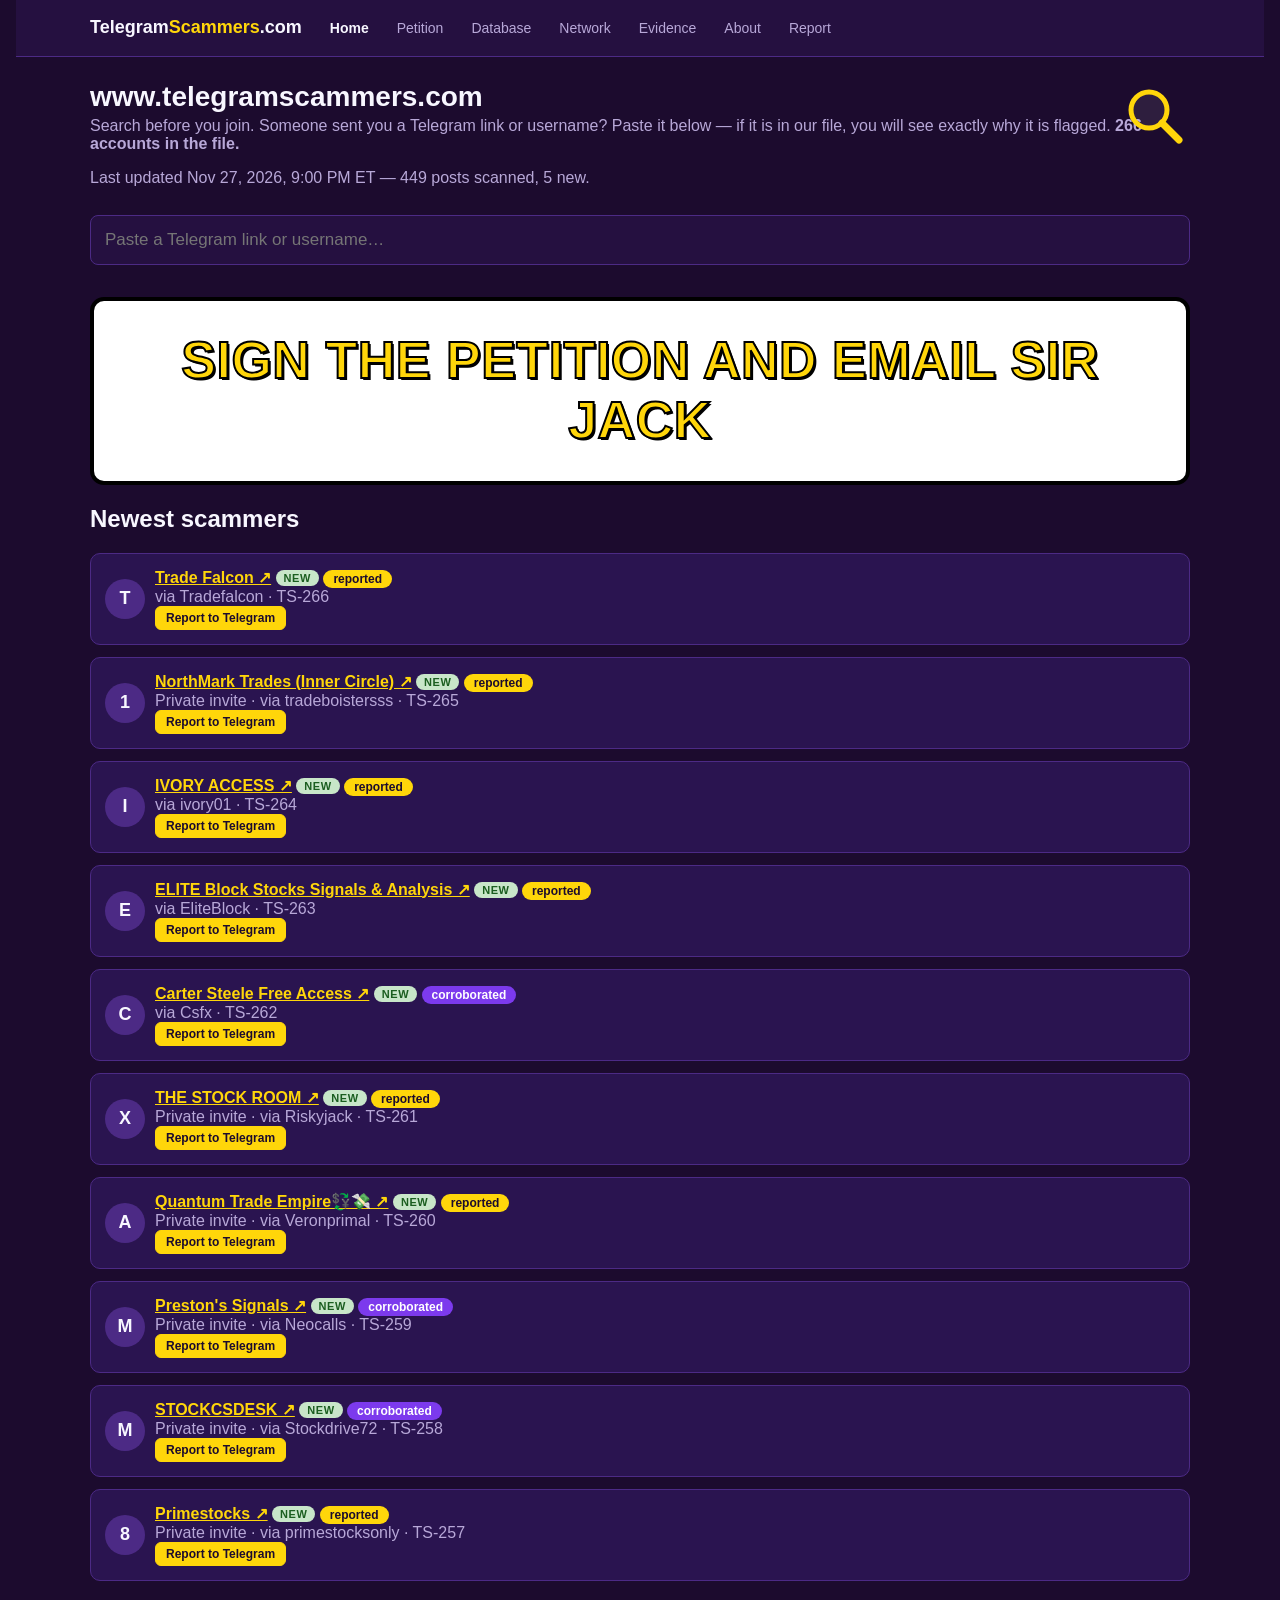
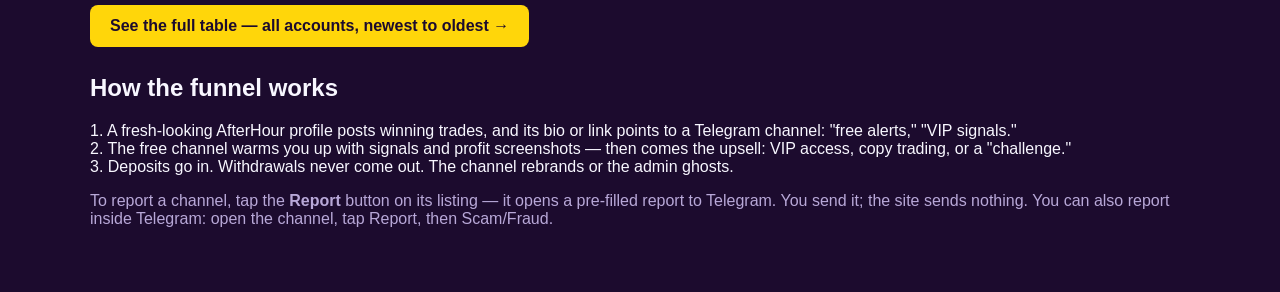
<file: index.html>
<!DOCTYPE html>
<html lang="en"><head><meta charset="utf-8"><meta name="viewport" content="width=device-width,initial-scale=1">
<title>TelegramScammers.com — Search before you join</title><style>
body{background:#1c0b2e;color:#f8f7ff;font-family:-apple-system,BlinkMacSystemFont,'Segoe UI',Arial,sans-serif;margin:0;padding:0 16px 48px}
a{color:#ffffff;text-decoration:none} a:hover{text-decoration:underline;color:#ffd60a}
.wrap{max-width:1100px;margin:0 auto}
h1{font-size:28px;margin:24px 0 4px} .sub{color:#b8a8d8;margin:0 0 16px}
.stats{display:flex;gap:12px;flex-wrap:wrap;margin:16px 0}
.stat{background:#2a1450;border:1px solid #4c2a85;border-radius:8px;padding:10px 16px}
.stat b{font-size:22px;display:block} .stat span{color:#b8a8d8;font-size:13px}
table{width:100%;border-collapse:collapse;background:#2a1450;border:1px solid #4c2a85;border-radius:8px;overflow:hidden}
th,td{padding:10px 12px;border-bottom:1px solid #4c2a85;text-align:left;vertical-align:middle;font-size:14px}
th{background:#251040;color:#b8a8d8;font-size:12px;text-transform:uppercase;letter-spacing:.04em}
tr:last-child td{border-bottom:none}
.chan{display:flex;align-items:center;gap:10px;min-width:180px}
.channame{font-weight:800;text-transform:uppercase;color:#ffd60a;letter-spacing:.03em}
a.chanlink{font-weight:800;text-transform:uppercase;color:#ffffff}
a.tglink{color:#ffd60a;text-decoration:underline;font-weight:800}
.delmark{font-weight:800;color:#ff3b30;white-space:nowrap}
.newbadge{display:inline-block;background:#c8e6c9;color:#1b5e20;font-size:11px;font-weight:800;letter-spacing:.05em;padding:2px 8px;border-radius:999px;vertical-align:middle;white-space:nowrap}
.logo{width:40px;height:40px;border-radius:50%;object-fit:cover;flex:0 0 40px;background:#4c2a85}
.ph{width:40px;height:40px;border-radius:50%;flex:0 0 40px;background:#4c2a85;color:#f8f7ff;display:flex;align-items:center;justify-content:center;font-weight:700;font-size:18px}
.pill{display:inline-block;padding:2px 10px;border-radius:999px;font-size:12px;font-weight:600}
.pill.reported{background:#ffd60a;color:#1c0b2e}.pill.corroborated{background:#7c3aed;color:#ffffff}.pill.verified{background:#ffffff;color:#1c0b2e}
.pager{display:flex;gap:6px;flex-wrap:wrap;margin:18px 0;align-items:center}
.pager button{background:#2a1450;color:#f8f7ff;border:1px solid #4c2a85;border-radius:6px;padding:6px 12px;cursor:pointer;font-size:14px}
.pager button.cur{background:#ffd60a;color:#1c0b2e;border-color:#ffd60a;font-weight:700}
.pager button:disabled{opacity:.4;cursor:default}
.note{color:#b8a8d8;font-size:13px;line-height:1.5}
.card{background:#2a1450;border:1px solid #4c2a85;border-radius:10px;padding:14px;margin:12px 0}
.banned-banner{background:#ff3b30;color:#ffffff;font-weight:900;font-size:18px;text-align:center;padding:10px;border-radius:6px;margin-bottom:12px;letter-spacing:.05em;text-transform:uppercase}
.search{width:100%;box-sizing:border-box;padding:14px;font-size:17px;border-radius:8px;border:1px solid #4c2a85;background:#251040;color:#f8f7ff;margin:12px 0}
.btn{display:inline-block;background:#ffd60a;color:#1c0b2e;font-weight:700;padding:12px 20px;border-radius:8px;margin:8px 0}
.muted{color:#b8a8d8}

.nav{background:#251040;border-bottom:1px solid #4c2a85;padding:12px 16px}
.nav .wrap{max-width:1100px;margin:0 auto;display:flex;gap:18px;flex-wrap:wrap;align-items:baseline}
.nav a.brand{color:#f8f7ff;font-weight:800;font-size:18px}
.nav a.brand .dot{color:#ffd60a}
.nav nav{display:flex;gap:8px;flex-wrap:wrap;align-items:center}
.nav nav a{color:#b8a8d8;font-size:14px;padding:8px 10px;border-radius:8px}
.nav nav a.active{color:#f8f7ff;font-weight:700}
.nav nav a:hover{color:#f8f7ff}
.copybtn{background:#2a1450;color:#ffffff;border:1px solid #4c2a85;border-radius:6px;padding:4px 10px;cursor:pointer;font-size:12px}
.repbtn{background:#ffd60a;color:#1c0b2e;border:1px solid #ffd60a;border-radius:6px;padding:4px 10px;cursor:pointer;font-size:12px;font-weight:700;white-space:nowrap}
.hl{outline:2px solid #ffffff;outline-offset:2px}
.hero{position:relative}
.hero h1{padding-right:76px}
.hero-glass{position:absolute;top:2px;right:4px;animation:glassFloat 6s ease-in-out infinite;pointer-events:none}
.hero-glass svg{width:64px;height:64px;display:block}
@keyframes glassFloat{0%,100%{transform:translate(0,0) rotate(-10deg)}30%{transform:translate(-8px,10px) rotate(8deg)}60%{transform:translate(6px,16px) rotate(-4deg)}}
@media (max-width:640px){.hero h1{padding-right:52px;font-size:19px}.hero-glass svg{width:44px;height:44px}}
@media (prefers-reduced-motion:reduce){.hero-glass{animation:none}}
.cta-box{display:block;background:#ffffff;border:4px solid #000000;border-radius:14px;padding:30px 20px;text-align:center;margin:20px 0;cursor:pointer}
.cta-box:hover{background:#fffbe6}
.cta-text{display:block;color:#ffd60a;font-weight:900;font-size:52px;line-height:1.15;text-transform:uppercase;letter-spacing:.01em;-webkit-text-stroke:2px #000000;text-shadow:2px 2px 0 #000000}
@media (max-width:640px){.cta-text{font-size:32px;-webkit-text-stroke:1.5px #000000}}
</style>
<link rel="stylesheet" href="mobile.css"></head>
<body><header class="nav"><div class="wrap"><a class="brand" href="index.html">Telegram<span class="dot">Scammers</span>.com</a><nav><a href="index.html" class="active">Home</a><a href="petition.html">Petition</a><a href="database.html">Database</a><a href="network.html">Network</a><a href="evidence.html">Evidence</a><a href="about.html">About</a><a href="report.html">Report</a></nav></div></header><div class="wrap">
<div class="hero"><div class="hero-glass" aria-hidden="true"><svg viewBox="0 0 64 64"><circle cx="27" cy="27" r="18" fill="rgba(255,255,255,0.08)" stroke="#ffd60a" stroke-width="5"/><line x1="40" y1="40" x2="57" y2="57" stroke="#ffd60a" stroke-width="7" stroke-linecap="round"/></svg></div>
<h1>www.<wbr>telegramscammers.com</h1>
<p class="sub">Search before you join. Someone sent you a Telegram link or username? Paste it below — if it is in our file, you will see exactly why it is flagged. <b><span id="total">231</span> accounts in the file.</b></p></div>
<p class="muted">Last updated Nov 27, 2026, 9:00 PM ET — 449 posts scanned, 5 new.</p>
<input id="q" class="search" type="text" placeholder="Paste a Telegram link or username…" oninput="doSearch()">
<div id="results"></div>
<a class="cta-box" href="petition.html"><span class="cta-text">Sign the petition and email Sir Jack</span></a>
<h2>Newest scammers</h2>
<div id="newest"></div>
<p><a class="btn" href="database.html">See the full table — all accounts, newest to oldest →</a></p>
<h2>How the funnel works</h2>
<p>1. A fresh-looking AfterHour profile posts winning trades, and its bio or link points to a Telegram channel: "free alerts," "VIP signals."<br>
2. The free channel warms you up with signals and profit screenshots — then comes the upsell: VIP access, copy trading, or a "challenge."<br>
3. Deposits go in. Withdrawals never come out. The channel rebrands or the admin ghosts.</p>
<p class="muted">To report a channel, tap the <b>Report</b> button on its listing — it opens a pre-filled report to Telegram. You send it; the site sends nothing. You can also report inside Telegram: open the channel, tap Report, then Scam/Fraud.</p>
</div>
<script src="data.js"></script>
<script>
const rows=window.SCAMS;
function logoHtml(r){
  if(r.logo) return '<img class="logo" src="'+r.logo+'" alt="" onerror="this.outerHTML=phHtml(r)">';
  return phHtml(r);
}
function phHtml(r){
  const ch=(r.handle||'?').replace(/^\+/,'').charAt(0).toUpperCase();
  return '<span class="ph">'+ch+'</span>';
}
function delHtml(r){
  if(!r.deleted_tg && !r.deleted_ah) return '';
  const what = (r.deleted_tg && r.deleted_ah) ? 'Telegram + AfterHour' : (r.deleted_tg ? 'Telegram' : 'AfterHour');
  return ' <span class="delmark" title="Deleted ' + what + ' — verified ' + (r.deleted_checked||'') + '">\u2713 DELETED: ' + what.toUpperCase() + '</span>';
}
function esc(s){ return String(s==null?'':s).replace(/[&<>"]/g,function(c){ return {'&':'&amp;','<':'&lt;','>':'&gt;','"':'&quot;'}[c]; }); }
function fmtAdded(d){ if(!d) return '\u2014'; var p=String(d).split('-'); var M=['Jan','Feb','Mar','Apr','May','Jun','Jul','Aug','Sep','Oct','Nov','Dec']; return M[+p[1]-1]+' '+ +p[2] +', '+p[0]; }
function newBadge(r){ return r.is_new ? ' <span class="newbadge" title="Added to the file '+fmtAdded(r.first_seen)+'">NEW</span>' : ''; }

function tgText(r){
  if(r.tg_name) return esc(r.tg_name);
  if(r.tg_name_status==='private') return 'Unknown (private invite)';
  if(r.tg_name_status==='deleted') return 'Deleted';
  if(r.tg_name_status==='not_found') return 'Unknown (no public channel)';
  if(r.tg_name_status==='no_link') return '\u2014';
  return 'Unknown';
}
function titleLink(r){
  if(r.tg_name && r.link) return '<a class="tglink" href="'+esc(r.link)+'" target="_blank" rel="noopener">'+esc(r.tg_name)+' &#8599;</a>';
  if(r.tg_name_status==='private' && r.link) return '<a class="tglink" href="'+esc(r.link)+'" target="_blank" rel="noopener">'+esc(String(r.poster||r.handle||r.id).toUpperCase())+' &#8599;</a>';
  return '<b>'+esc(String(r.poster||r.handle||r.id).toUpperCase())+'</b>';
}
function subLine(r){
  var via=r.poster ? 'via '+r.poster : '';
  if(r.tg_name_status==='private') return via ? 'Private invite \u00b7 '+via : 'Private invite';
  if(r.tg_name_status==='deleted') return via ? 'Deleted \u00b7 '+via : 'Deleted';
  if(r.tg_name_status==='not_found') return via ? 'No public channel \u00b7 '+via : 'No public channel';
  return via;
}
function nameLink(r){
  const nm=String(r.poster||r.handle||r.id).toUpperCase();
  return '<span class="channame">NAME:</span> <b>'+esc(nm)+'</b>'+newBadge(r)+delHtml(r);
}
function card(r){
  var bannedBanner = (r.deleted_ah) ? '<div class="banned-banner">🚫 BANNED FROM AFTERHOUR</div>' : '';
  return '<div class="card" id="'+r.id+'">'+bannedBanner+'<div class="chan">'+logoHtml(r)
  +'<span>'+titleLink(r)+newBadge(r)+delHtml(r)+' <span class="pill '+r.status+'">'+r.status+'</span><br>'
  +'<span class="muted">'+(subLine(r)?subLine(r)+' · ':'')+r.id+'</span><br>'
  +'<button class="repbtn" type="button" onclick="reportToTelegram(\''+r.id+'\')">Report to Telegram</button></span></div></div>';
}
document.getElementById('newest').innerHTML=rows.slice(0,10).map(card).join('');
document.getElementById('total').textContent=window.SCAMS_META.total;
function doSearch(){
  const q=document.getElementById('q').value.trim().toLowerCase();
  const box=document.getElementById('results');
  if(!q){ box.innerHTML=''; return; }
  const hits=rows.filter(r=>(r.handle+' '+r.poster+' '+(r.tg_name||'')+' '+r.link+' '+r.id).toLowerCase().includes(q)).slice(0,10);
  if(!hits.length){ box.innerHTML='<p><b>No match in our file.</b> That link or username isn\u2019t in our database of '+rows.length+' flagged accounts. Stay sharp anyway — new funnels appear daily. If it promises guaranteed returns, walk away.</p>'; return; }
  box.innerHTML='<h3>Matches ('+hits.length+' shown)</h3>'+hits.map(card).join('');
}

function pageUrlFor(id){ return location.href.split('#')[0] + '#' + id; }
function fallbackCopy(text){
  try{ var ta=document.createElement('textarea'); ta.value=text; document.body.appendChild(ta); ta.select(); document.execCommand('copy'); document.body.removeChild(ta); }catch(e){}
}
function copyLink(id,btn){
  var url=pageUrlFor(id);
  var done=function(){ if(btn){ var t=btn.textContent; btn.textContent='Copied \u2713'; setTimeout(function(){ btn.textContent=t; },1500); } };
  if(navigator.clipboard && navigator.clipboard.writeText){ navigator.clipboard.writeText(url).then(done, function(){ fallbackCopy(url); done(); }); }
  else { fallbackCopy(url); done(); }
}

function tgReportText(r){
  var tgName = r.tg_name ? r.tg_name : tgText(r);
  var del = (r.deleted_tg || r.deleted_ah)
    ? 'Yes — ' + ((r.deleted_tg && r.deleted_ah) ? 'Telegram channel and AfterHour account deleted' : (r.deleted_tg ? 'Telegram channel deleted' : 'AfterHour account deleted')) + ' (verified ' + (r.deleted_checked || '') + ')'
    : 'No — still listed as of ' + (r.deleted_checked || 'Nov 11, 2026');
  var lines = [
    'Telegram scam channel report',
    '',
    'Telegram channel: ' + (r.link || '(no link on file)'),
    'Channel handle: ' + (r.handle || '(none)'),
    'Telegram channel name: ' + tgName,
    'AfterHour poster: ' + (r.poster || '(unknown)'),
    'Account in our file: ' + r.id,
    'Status in our file: ' + r.status,
    'Last posted: ' + (r.lastPosted || '—'),
    'How linked: ' + r.linked,
    'Deleted: ' + del,
    '',
    'This channel is listed at https://telegramscammers.com/database.html#' + r.id + ' as part of a documented AfterHour-to-Telegram funnel: AfterHour profiles post winning trades and point followers to this Telegram channel, where VIP access, copy trading, or a deposit-to-start challenge is sold.',
    'We scored 75 of this funnel\'s option calls hold-to-expiry against the entry prices quoted: 55 expired worthless. The channels claimed a 93% win rate.',
    'This listing is flagged for investigation, not a finding of fraud.',
    '',
    'Please review this channel for fraud/scam and remove it if it violates Telegram\'s terms.',
    '',
    'Thank you.'
  ];
  return lines.join('\n');
}
function tgReportMailto(r){
  var subj = 'Telegram scam channel report: ' + String(r.handle || r.poster || r.id).toUpperCase();
  return 'mailto:abuse@telegram.org?subject=' + encodeURIComponent(subj) + '&body=' + encodeURIComponent(tgReportText(r));
}
function findRow(id){ return rows.find(function(x){ return x.id === id; }); }
function reportToTelegram(id){
  var r = findRow(id); if(!r) return;
  window.location.href = tgReportMailto(r);
}

function copyTgReport(id,btn){
  var r = findRow(id); if(!r) return;
  var text = tgReportText(r);
  var done=function(){ if(btn){ var t=btn.textContent; btn.textContent='Copied \u2713'; setTimeout(function(){ btn.textContent=t; },1500); } };
  if(navigator.clipboard && navigator.clipboard.writeText){ navigator.clipboard.writeText(text).then(done, function(){ fallbackCopy(text); done(); }); }
  else { fallbackCopy(text); done(); }
}

(function(){ var h=location.hash && location.hash.slice(1); if(!h) return; var el=document.getElementById(h); if(el){ el.classList.add('hl'); el.scrollIntoView(); } })();
</script>
</body></html>
</file>
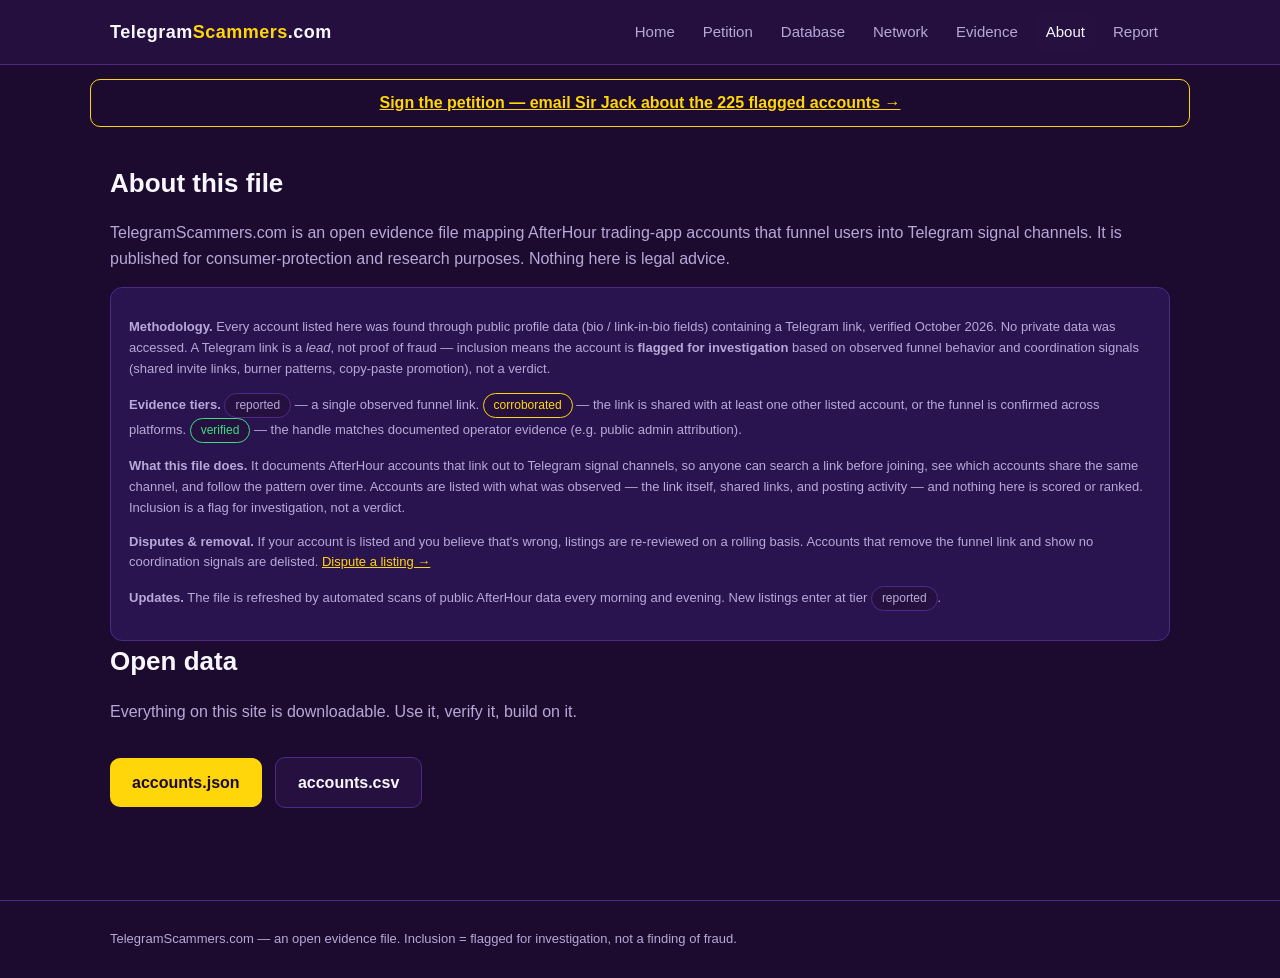
<file: about.html>
<!DOCTYPE html>
<html lang="en">
<head>
<meta charset="utf-8">
<meta name="viewport" content="width=device-width, initial-scale=1">
<title>About &amp; Methodology — TelegramScammers.com</title>
<meta name="description" content="What TelegramScammers.com is and isn't: methodology, evidence tiers, and how to dispute a listing.">
<link rel="stylesheet" href="style.css">
<link rel="stylesheet" href="mobile.css">
</head>
<body>
<header class="nav"><div class="wrap">
  <a class="brand" href="index.html">Telegram<span class="dot">Scammers</span>.com</a>
  <nav>
    <a href="index.html">Home</a>
    <a href="petition.html">Petition</a>
    
    <a href="database.html">Database</a>
    <a href="network.html">Network</a>
    <a href="evidence.html">Evidence</a>
    <a href="about.html" class="active">About</a><a href="report.html">Report</a>
  </nav>
</div></header>
<div style="max-width:1100px;margin:14px auto 0;padding:10px 16px;border:1px solid #ffd60a;border-radius:10px;text-align:center"><a href="petition.html" style="color:#ffd60a;font-weight:700">Sign the petition — email Sir Jack about the 225 flagged accounts →</a></div>

<div class="wrap">
<section>
  <h2>About this file</h2>
  <p class="muted">TelegramScammers.com is an open evidence file mapping AfterHour trading-app accounts
  that funnel users into Telegram signal channels. It is published for consumer-protection and
  research purposes. Nothing here is legal advice.</p>

  <div class="disclaimer" id="methodology">
    <p><b>Methodology.</b> Every account listed here was found through public profile data
    (bio / link-in-bio fields) containing a Telegram link, verified October 2026. No private data was
    accessed. A Telegram link is a <i>lead</i>, not proof of fraud — inclusion means the account is
    <b>flagged for investigation</b> based on observed funnel behavior and coordination signals
    (shared invite links, burner patterns, copy-paste promotion), not a verdict.</p>
    <p><b>Evidence tiers.</b> <span class="tag tier-reported">reported</span> — a single observed funnel
    link. <span class="tag tier-corroborated">corroborated</span> — the link is shared with at least one
    other listed account, or the funnel is confirmed across platforms.
    <span class="tag tier-verified">verified</span> — the handle matches documented operator evidence
    (e.g. public admin attribution).</p>
    <p><b>What this file does.</b> It documents AfterHour accounts that link out to Telegram
    signal channels, so anyone can search a link before joining, see which accounts share the
    same channel, and follow the pattern over time. Accounts are listed with what was observed
    — the link itself, shared links, and posting activity — and nothing here is scored or
    ranked. Inclusion is a flag for investigation, not a verdict.</p>
    <p><b>Disputes &amp; removal.</b> If your account is listed and you believe that's wrong, listings
    are re-reviewed on a rolling basis. Accounts that remove the funnel link and show no coordination
    signals are delisted. <a href="report.html">Dispute a listing →</a></p>
    <p><b>Updates.</b> The file is refreshed by automated scans of public AfterHour data every morning
    and evening. New listings enter at tier <span class="tag tier-reported">reported</span>.</p>
  </div>

  <h2>Open data</h2>
  <p class="muted">Everything on this site is downloadable. Use it, verify it, build on it.</p>
  <p>
    <a class="btn" href="accounts.json" download>accounts.json</a>
    &nbsp; <a class="btn ghost" href="accounts.csv" download>accounts.csv</a>
  </p>
</section>
</div>

<footer><div class="wrap">
  TelegramScammers.com — an open evidence file. Inclusion = flagged for investigation, not a finding of fraud.
</div></footer>
</body>
</html>
</file>
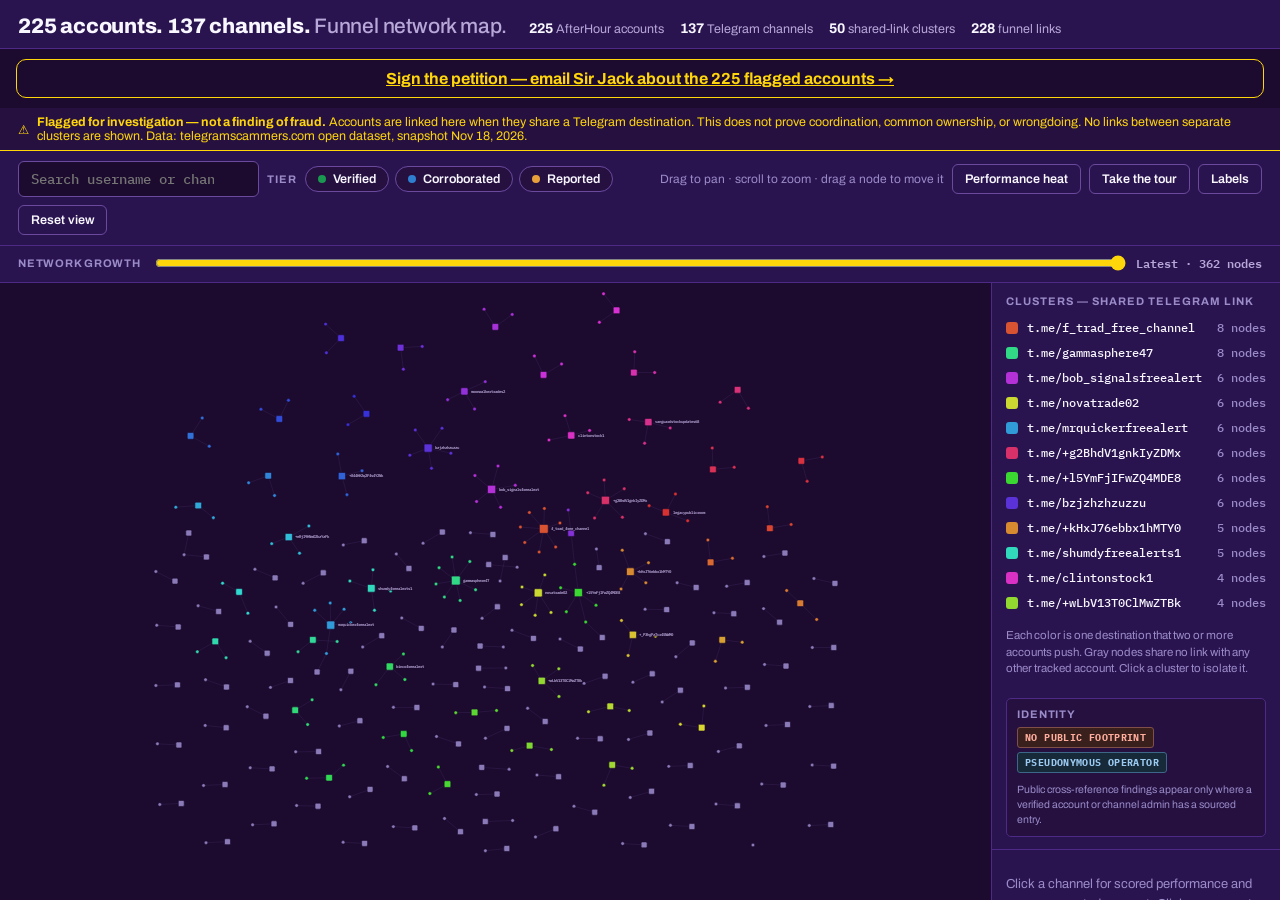
<file: cluster-map.html>
<!doctype html>
<html lang="en">
  <head>
    <meta charset="utf-8" />
    <meta name="viewport" content="width=device-width, initial-scale=1, viewport-fit=cover" />
    <meta name="color-scheme" content="light dark" />
    <link rel="icon" href="data:," />
    <title>Network Web — AfterHour → Telegram Funnel Map</title>
    <link rel="preconnect" href="https://fonts.googleapis.com" />
    <link rel="preconnect" href="https://fonts.gstatic.com" crossorigin />
    <link href="https://fonts.googleapis.com/css2?family=Archivo:wght@500;600;700;800&family=IBM+Plex+Mono:wght@400;500;600&display=swap" rel="stylesheet" />
    <style>
      :root {
        --bg: #1c0b2e;
        --bg-panel: #2a1450;
        --bg-panel-2: #251040;
        --ink: #f8f7ff;
        --ink-soft: #b8a8d8;
        --ink-faint: #9a8cc8;
        --line: #4c2a85;
        --line-strong: #6b4a9e;
        --accent: #ffd60a;
        --accent-ink: #1c0b2e;
        --warn-bg: #251040;
        --warn-line: #ffd60a;
        --warn-ink: #ffd60a;
        --edge: #6b4a9e;
        --node-stroke: #1c0b2e;
        --shadow: 0 10px 30px rgba(0, 0, 0, 0.5);
        --chip-bg: #251040;
        --heat-deep: #ff5147;
        --heat-mild: #f5a524;
        --heat-win: #3ddc84;
        --heat-none: #6b6486;
        --identity-burner-bg: #3a201c;
        --identity-burner-ink: #ffad9d;
        --identity-burner-line: #805048;
        --identity-pseudo-bg: #172a3a;
        --identity-pseudo-ink: #9ccbf2;
        --identity-pseudo-line: #3d6788;
      }
      }
      * { box-sizing: border-box; }
      html, body { height: 100%; }
      body {
        margin: 0;
        background: var(--bg);
        color: var(--ink);
        font-family: "Archivo", system-ui, sans-serif;
        display: flex;
        flex-direction: column;
        overflow: hidden;
      }
      .mono { font-family: "IBM Plex Mono", ui-monospace, monospace; }

      /* ---------- header ---------- */
      header {
        padding: 14px 18px 10px;
        display: flex;
        flex-wrap: wrap;
        gap: 8px 22px;
        align-items: baseline;
        border-bottom: 1px solid var(--line);
        background: var(--bg-panel);
      }
      header h1 {
        font-size: 21px;
        line-height: 1.15;
        margin: 0;
        font-weight: 800;
        letter-spacing: -0.01em;
      }
      header h1 .thin { font-weight: 500; color: var(--ink-soft); }
      .stats {
        display: flex;
        flex-wrap: wrap;
        gap: 6px 16px;
        font-size: 12.5px;
        color: var(--ink-soft);
      }
      .stats b { color: var(--ink); font-size: 14px; }
      .disclaimer {
        background: var(--warn-bg);
        border-bottom: 1px solid var(--warn-line);
        color: var(--warn-ink);
        font-size: 12.5px;
        padding: 7px 18px;
        display: flex;
        gap: 8px;
        align-items: center;
        position: sticky;
        top: 0;
        z-index: 80;
      }
      .disclaimer strong { font-weight: 700; }

      /* ---------- toolbar ---------- */
      .toolbar {
        display: flex;
        flex-wrap: wrap;
        gap: 8px;
        align-items: center;
        padding: 10px 18px;
        background: var(--bg-panel);
        border-bottom: 1px solid var(--line);
      }
      .search-wrap { position: relative; flex: 1 1 210px; max-width: 340px; }
      .search-wrap input {
        width: 100%;
        padding: 8px 30px 8px 12px;
        border: 1px solid var(--line-strong);
        border-radius: 6px;
        background: var(--bg);
        color: var(--ink);
        font: 500 13.5px "IBM Plex Mono", monospace;
      }
      .search-wrap input:focus { outline: 2px solid var(--accent); outline-offset: 0; border-color: transparent; }
      .search-count {
        position: absolute; right: 10px; top: 50%; transform: translateY(-50%);
        font-size: 11.5px; color: var(--ink-faint); pointer-events: none;
      }
      .tier-group { display: flex; gap: 6px; flex-wrap: wrap; align-items: center; }
      .tier-group .lbl { font-size: 11px; font-weight: 700; letter-spacing: 0.08em; text-transform: uppercase; color: var(--ink-faint); margin-right: 2px; }
      .chip {
        border: 1px solid var(--line-strong);
        background: var(--chip-bg);
        color: var(--ink);
        border-radius: 999px;
        padding: 5px 12px;
        font: 600 12.5px "Archivo", sans-serif;
        cursor: pointer;
        display: inline-flex; align-items: center; gap: 7px;
      }
      .chip .dot { width: 8px; height: 8px; border-radius: 50%; flex: none; }
      .chip[aria-pressed="false"] { opacity: 0.38; }
      .chip:focus-visible, .tool-btn:focus-visible { outline: 2px solid var(--accent); outline-offset: 2px; }
      .tool-btn {
        border: 1px solid var(--line-strong);
        background: var(--bg-panel);
        color: var(--ink);
        border-radius: 6px;
        padding: 7px 12px;
        font: 600 12.5px "Archivo", sans-serif;
        cursor: pointer;
      }
      .tool-btn:hover { background: var(--bg-panel-2); }
      .toolbar .spacer { flex: 1; }
      .hint { font-size: 12px; color: var(--ink-faint); }
      .tool-btn[aria-pressed="true"] { background: var(--ink); color: var(--bg-panel); border-color: var(--ink); }
      .timebar {
        display: grid;
        grid-template-columns: auto minmax(160px, 1fr) auto;
        gap: 12px;
        align-items: center;
        padding: 7px 18px 9px;
        background: var(--bg-panel);
        border-bottom: 1px solid var(--line);
      }
      .timebar label { font-size: 11px; font-weight: 700; letter-spacing: .07em; text-transform: uppercase; color: var(--ink-faint); }
      .timebar input { width: 100%; accent-color: var(--accent); }
      .time-readout { font: 600 11.5px "IBM Plex Mono", monospace; color: var(--ink-soft); white-space: nowrap; }
      .heat-key { display: none; gap: 9px; align-items: center; font: 500 10.5px "IBM Plex Mono", monospace; color: var(--ink-soft); width: 100%; }
      .heat-key.show { display: flex; }
      .heat-key span { display: inline-flex; gap: 4px; align-items: center; }
      .heat-key i { width: 8px; height: 8px; border-radius: 2px; display: inline-block; }

      /* ---------- layout ---------- */
      .stage {
        flex: 1;
        display: flex;
        min-height: 0;
        position: relative;
      }
      .canvas-wrap { flex: 1; position: relative; min-width: 0; }
      svg#web { width: 100%; height: 100%; display: block; touch-action: none; cursor: grab; }
      svg#web.panning { cursor: grabbing; }
      svg#web text {
        font-family: "IBM Plex Mono", monospace;
        fill: var(--ink-soft);
        pointer-events: none;
        paint-order: stroke;
        stroke: var(--bg);
        stroke-width: 3px;
        stroke-linejoin: round;
      }
      .edge { stroke: var(--edge); stroke-width: 1; opacity: 0.55; pointer-events: none; }
      .edge.hot { stroke: var(--accent); stroke-width: 2; opacity: 1; }
      .edge.dim { opacity: 0.05; }
      .node { cursor: pointer; transition: opacity .16s ease; }
      .node .halo { fill: none; stroke: var(--accent); stroke-width: 2; opacity: 0; }
      .node.selected .halo, .node.match .halo, .node.tour-focus .halo { opacity: 1; }
      .node.tour-focus .halo { stroke-width: 4; }
      .node.dim { opacity: 0.1; }
      .node.tier-off { opacity: 0.08; }
      .node.time-off { opacity: 0; pointer-events: none; }
      .edge.time-off { display: none; }
      .node text { opacity: 0; }
      .node.show-label text, .node.selected text, .node.hot text, .node.match text { opacity: 1; }
      .labels-on .node text { opacity: 1; }
      .labels-on .node.dim text, .labels-on .node.tier-off text { opacity: 0; }

      .tooltip {
        position: absolute;
        pointer-events: none;
        background: var(--bg-panel);
        border: 1px solid var(--line-strong);
        border-radius: 6px;
        box-shadow: var(--shadow);
        padding: 6px 10px;
        font-size: 12.5px;
        max-width: 260px;
        display: none;
        z-index: 30;
      }
      .tooltip .t-name { font-weight: 700; }
      .tooltip .t-sub { color: var(--ink-soft); font-size: 11.5px; margin-top: 1px; }

      /* ---------- side panels ---------- */
      .side {
        width: 288px;
        flex: none;
        border-left: 1px solid var(--line);
        background: var(--bg-panel);
        display: flex;
        flex-direction: column;
        min-height: 0;
      }
      .side h2 {
        font-size: 11px; font-weight: 700; letter-spacing: 0.09em; text-transform: uppercase;
        color: var(--ink-faint); margin: 0; padding: 12px 14px 8px;
      }
      .legend { overflow-y: auto; padding: 0 8px 10px; }
      .legend-item {
        display: flex; align-items: center; gap: 9px;
        width: 100%; text-align: left;
        background: none; border: 0; border-radius: 6px;
        padding: 5px 6px; cursor: pointer; color: var(--ink);
        font: 500 12.5px "Archivo", sans-serif;
      }
      .legend-item:hover { background: var(--bg-panel-2); }
      .legend-item.active { background: var(--bg-panel-2); box-shadow: inset 0 0 0 1px var(--line-strong); }
      .legend-item .swatch { width: 12px; height: 12px; border-radius: 3px; flex: none; }
      .legend-item .swatch.gray { background: var(--ink-faint); border-radius: 50%; }
      .legend-item .lname { flex: 1; min-width: 0; overflow: hidden; text-overflow: ellipsis; white-space: nowrap; font-family: "IBM Plex Mono", monospace; font-size: 11.5px; }
      .legend-item .lcount { color: var(--ink-faint); font-size: 11.5px; font-family: "IBM Plex Mono", monospace; }
      .legend-note { padding: 2px 14px 10px; font-size: 11.5px; color: var(--ink-faint); line-height: 1.45; }
      .identity-key {
        margin: 0 14px 12px; padding: 9px 10px;
        border: 1px solid var(--line); border-radius: 5px;
        background: var(--bg-panel-2);
      }
      .identity-key h3 { margin: 0 0 7px; font-size: 11px; letter-spacing: .08em; text-transform: uppercase; color: var(--ink-faint); }
      .identity-key p { margin: 6px 0 0; color: var(--ink-faint); font-size: 10.5px; line-height: 1.4; }
      .identity-key .identity-badge { margin: 0 4px 4px 0; }

      .details {
        border-top: 1px solid var(--line);
        padding: 12px 14px 14px;
        overflow-y: auto;
        max-height: 46%;
      }
      .details .d-empty { color: var(--ink-faint); font-size: 13px; line-height: 1.5; }
      .details .d-type {
        font-size: 10.5px; font-weight: 700; letter-spacing: 0.09em; text-transform: uppercase;
        color: var(--ink-faint); display: flex; align-items: center; gap: 7px;
      }
      .details .d-type .swatch { width: 10px; height: 10px; border-radius: 3px; }
      .details .d-name { font-size: 16.5px; font-weight: 700; margin: 5px 0 2px; word-break: break-all; }
      .details dl { margin: 10px 0 0; display: grid; grid-template-columns: auto 1fr; gap: 5px 12px; font-size: 13px; }
      .details dt { color: var(--ink-faint); font-weight: 600; }
      .details dd { margin: 0; font-family: "IBM Plex Mono", monospace; font-size: 12.5px; word-break: break-all; }
      .details .d-link {
        display: inline-block; margin-top: 12px;
        background: var(--accent); color: var(--accent-ink);
        text-decoration: none; font-weight: 700; font-size: 13px;
        padding: 7px 14px; border-radius: 6px;
      }
      .details .d-bio { margin: 10px 0 0; padding: 9px 10px; background: var(--bg-panel-2); border-radius: 5px; font-size: 12.5px; line-height: 1.45; white-space: pre-wrap; }
      .details .metric-grid { margin-top: 11px; display: grid; grid-template-columns: repeat(2, minmax(0,1fr)); gap: 6px; }
      .details .metric { padding: 7px 8px; border: 1px solid var(--line); border-radius: 5px; }
      .details .metric b { display: block; font: 700 15px "IBM Plex Mono", monospace; }
      .details .metric span { font-size: 10px; color: var(--ink-faint); text-transform: uppercase; letter-spacing: .05em; }
      .details .flag-list, .details .link-list { margin: 7px 0 0; padding: 0; list-style: none; display: grid; gap: 5px; }
      .details .flag-list li { padding: 5px 7px; background: var(--warn-bg); color: var(--warn-ink); border: 1px solid var(--warn-line); border-radius: 4px; font-size: 11.5px; line-height: 1.35; }
      .details .link-list a { color: var(--accent); font: 500 11px "IBM Plex Mono", monospace; word-break: break-all; }
      .details .tier-badge { display: inline-block; margin-left: 6px; padding: 2px 6px; border-radius: 999px; color: #fff; font-size: 9px; font-weight: 700; text-transform: uppercase; vertical-align: 1px; }
      .details .context-note { color: var(--ink-faint); font-size: 10.5px; line-height: 1.4; margin-top: 8px; }
      .identity-block { margin-top: 11px; padding: 9px 10px; border: 1px solid var(--line); border-radius: 5px; background: var(--bg-panel-2); }
      .identity-block p { margin: 7px 0 0; color: var(--ink-soft); font-size: 11.5px; line-height: 1.45; }
      .identity-badge { display: inline-block; padding: 3px 7px; border: 1px solid; border-radius: 3px; font: 700 9.5px "IBM Plex Mono", monospace; letter-spacing: .04em; }
      .identity-badge.burner { background: var(--identity-burner-bg); color: var(--identity-burner-ink); border-color: var(--identity-burner-line); }
      .identity-badge.pseudonymous { background: var(--identity-pseudo-bg); color: var(--identity-pseudo-ink); border-color: var(--identity-pseudo-line); }
      .admin-handle { color: var(--identity-pseudo-ink); font: 600 11px "IBM Plex Mono", monospace; }
      .details .d-neighbors { margin-top: 12px; }
      .details .d-neighbors h3 { font-size: 11px; letter-spacing: 0.08em; text-transform: uppercase; color: var(--ink-faint); margin: 0 0 6px; }
      .details .d-neighbors button {
        display: block; width: 100%; text-align: left;
        background: var(--bg-panel-2); border: 1px solid var(--line);
        border-radius: 5px; padding: 5px 9px; margin-bottom: 5px;
        font: 500 12px "IBM Plex Mono", monospace; color: var(--ink); cursor: pointer;
        overflow: hidden; text-overflow: ellipsis; white-space: nowrap;
      }
      .details .d-neighbors button:hover { border-color: var(--line-strong); }

      .tour-card {
        position: absolute;
        left: 18px;
        bottom: 18px;
        z-index: 35;
        width: min(420px, calc(100% - 36px));
        background: var(--bg-panel);
        border: 1px solid var(--line-strong);
        box-shadow: var(--shadow);
        border-radius: 7px;
        padding: 14px;
        display: none;
      }
      .tour-card.open { display: block; }
      .tour-card .tour-step { font: 600 10.5px "IBM Plex Mono", monospace; color: var(--ink-faint); }
      .tour-card h3 { margin: 4px 0 6px; font-size: 17px; }
      .tour-card p { margin: 0; color: var(--ink-soft); font-size: 12.5px; line-height: 1.5; }
      .tour-actions { display: flex; gap: 7px; margin-top: 11px; }
      .tour-actions .tool-btn:last-child { margin-left: auto; }

      @media (max-width: 820px) {
        body { overflow: auto; }
        .stage { flex-direction: column; }
        .canvas-wrap { height: 62vh; flex: none; }
        .side { width: 100%; border-left: 0; border-top: 1px solid var(--line); }
        .legend { max-height: 220px; }
        .details { max-height: none; }
        header h1 { font-size: 18px; }
        .hint { display: none; }
        .timebar { grid-template-columns: 1fr auto; gap: 6px 10px; }
        .timebar label { grid-column: 1 / -1; }
        .toolbar { padding: 8px 12px; }
        .disclaimer { font-size: 11.5px; padding: 7px 12px; }
        .tour-card { left: 10px; bottom: 10px; width: calc(100% - 20px); }
        .search-wrap input{font-size:16px;min-height:44px}
        .chip,.tool-btn{min-height:44px}
      }
    </style>
  </head>
  <body>
    <header>
      <h1>225 accounts. 137 channels. <span class="thin">Funnel network map.</span></h1>
      <div class="stats" id="stats"></div>
    </header>
    <div style="margin:10px 16px;padding:10px 16px;border:1px solid #ffd60a;border-radius:10px;text-align:center"><a href="petition.html" style="color:#ffd60a;font-weight:700">Sign the petition — email Sir Jack about the 225 flagged accounts →</a></div>
    <div class="disclaimer">
      <span aria-hidden="true">⚠</span>
      <span><strong>Flagged for investigation — not a finding of fraud.</strong> Accounts are linked here when they share a Telegram destination. This does not prove coordination, common ownership, or wrongdoing. No links between separate clusters are shown. Data: telegramscammers.com open dataset, snapshot Nov 18, 2026.</span>
    </div>

    <div class="toolbar">
      <div class="search-wrap">
        <input id="search" type="search" placeholder="Search username or channel…" autocomplete="off" />
        <span class="search-count" id="searchCount"></span>
      </div>
      <div class="tier-group" role="group" aria-label="Filter accounts by evidence tier">
        <span class="lbl">Tier</span>
        <button class="chip" data-tier="verified" aria-pressed="true"><span class="dot" style="background:#1a9850"></span>Verified</button>
        <button class="chip" data-tier="corroborated" aria-pressed="true"><span class="dot" style="background:#2f7fd0"></span>Corroborated</button>
        <button class="chip" data-tier="reported" aria-pressed="true"><span class="dot" style="background:#e8a13a"></span>Reported</button>
      </div>
      <div class="spacer"></div>
      <span class="hint">Drag to pan · scroll to zoom · drag a node to move it</span>
      <button class="tool-btn" id="heatBtn" aria-pressed="false">Performance heat</button>
      <button class="tool-btn" id="tourBtn">Take the tour</button>
      <button class="tool-btn" id="labelsBtn" aria-pressed="false">Labels</button>
      <button class="tool-btn" id="resetBtn">Reset view</button>
      <div class="heat-key" id="heatKey" aria-label="Performance heat key">
        <span><i style="background:var(--heat-deep)"></i>−50% or worse</span>
        <span><i style="background:var(--heat-mild)"></i>mild loss</span>
        <span><i style="background:var(--heat-win)"></i>winner</span>
        <span><i style="background:var(--heat-none)"></i>unscored</span>
      </div>
    </div>
    <div class="timebar">
      <label for="timeSlider">Network growth</label>
      <input id="timeSlider" type="range" min="0" max="0" value="0" step="1" aria-label="Network growth month" />
      <output class="time-readout" id="timeReadout">Latest</output>
    </div>

    <div class="stage">
      <div class="canvas-wrap" id="canvasWrap">
        <svg id="web" role="img" aria-label="Network graph of AfterHour accounts and the Telegram channels they funnel into"></svg>
        <div class="tooltip" id="tooltip"></div>
        <section class="tour-card" id="tourCard" aria-live="polite" aria-label="Guided network tour">
          <div class="tour-step" id="tourStep"></div>
          <h3 id="tourTitle"></h3>
          <p id="tourCopy"></p>
          <div class="tour-actions">
            <button class="tool-btn" id="tourPrev">Back</button>
            <button class="tool-btn" id="tourNext">Next</button>
            <button class="tool-btn" id="tourClose">Close</button>
          </div>
        </section>
      </div>
      <aside class="side">
        <h2>Clusters — shared Telegram link</h2>
        <div class="legend" id="legend"></div>
        <p class="legend-note">Each color is one destination that two or more accounts push. Gray nodes share no link with any other tracked account. Click a cluster to isolate it.</p>
        <section class="identity-key" aria-label="Identity badge legend">
          <h3>Identity</h3>
          <span class="identity-badge burner">NO PUBLIC FOOTPRINT</span>
          <span class="identity-badge pseudonymous">PSEUDONYMOUS OPERATOR</span>
          <p>Public cross-reference findings appear only where a verified account or channel admin has a sourced entry.</p>
        </section>
        <div class="details" id="details">
          <p class="d-empty">Click a channel for scored performance and every connected account. Click an account for its bio, dates, links, tier, and burner-pattern signals.</p>
        </div>
      </aside>
    </div>

    <script id="graph-data" type="application/json">{"nodes":[{"id":"ah:AJ9","label":"AJ9","type":"account","tier":"corroborated","cluster":"t.me/ajfreealart32","followers":0,"created":"2026-08-20","size":1,"listing_id":"TS-086"},{"id":"ah:Alexbell","label":"Alexbell","type":"account","tier":"verified","cluster":"t.me/clintonstock1","followers":0,"created":"2026-06-06","size":1,"listing_id":"TS-087"},{"id":"ah:alexright","label":"alexright","type":"account","tier":"corroborated","cluster":"t.me/+wLbV13T0ClMwZTBk","followers":0,"created":"2026-06-26","size":1,"listing_id":"TS-130"},{"id":"ah:alpha6","label":"alpha6","type":"account","tier":"reported","cluster":null,"followers":4,"created":"2026-06-08","size":1,"listing_id":"TS-001"},{"id":"ah:alphasyndicatetrd","label":"alphasyndicatetrd","type":"account","tier":"reported","cluster":null,"followers":null,"created":"2026-06-03","size":1,"listing_id":"TS-002"},{"id":"ah:apexequity","label":"apexequity","type":"account","tier":"corroborated","cluster":"t.me/equityapexvault2","followers":1,"created":"2026-10-14","size":1,"listing_id":"TS-156"},{"id":"ah:APEXSTOCKHUB","label":"APEXSTOCKHUB","type":"account","tier":"reported","cluster":null,"followers":1,"created":"2026-08-02","size":1,"listing_id":"TS-003"},{"id":"ah:Apextrade3","label":"Apextrade3","type":"account","tier":"reported","cluster":null,"followers":null,"created":"2026-09-24","size":1,"listing_id":"TS-004"},{"id":"ah:Apextrader67","label":"Apextrader67","type":"account","tier":"corroborated","cluster":"t.me/apextraderkoryphae","followers":1,"created":"2026-06-30","size":1,"listing_id":"TS-088"},{"id":"ah:axisalgorithmictrade","label":"axisalgorithmictrade","type":"account","tier":"reported","cluster":null,"followers":5,"created":"2026-09-28","size":1,"listing_id":"TS-005"},{"id":"ah:BeartrapThrasher36","label":"BeartrapThrasher36","type":"account","tier":"corroborated","cluster":"t.me/+kHxJ76ebbx1hMTY0","followers":7,"created":"2026-08-19","size":1,"listing_id":"TS-089"},{"id":"ah:beatdaodds","label":"beatdaodds","type":"account","tier":"reported","cluster":null,"followers":null,"created":"2026-06-30","size":1,"listing_id":"TS-006"},{"id":"ah:black_card07","label":"black_card07","type":"account","tier":"reported","cluster":null,"followers":0,"created":"2026-09-30","size":1,"listing_id":"TS-007"},{"id":"ah:blockwave01","label":"blockwave01","type":"account","tier":"reported","cluster":null,"followers":0,"created":"2026-09-25","size":1,"listing_id":"TS-008"},{"id":"ah:bobsignals21","label":"bobsignals21","type":"account","tier":"corroborated","cluster":"t.me/bob_signalsfreealert","followers":7,"created":"2026-08-19","size":1,"listing_id":"TS-131"},{"id":"ah:BondMaster355","label":"BondMaster355","type":"account","tier":"corroborated","cluster":"t.me/+844HH2q2Ffs4Y2Nk","followers":null,"created":"2026-09-25","size":1,"listing_id":"TS-009"},{"id":"ah:Capitalguru","label":"Capitalguru","type":"account","tier":"corroborated","cluster":"t.me/+96DWha7Da9oxY2M8","followers":null,"created":"2026-06-09","size":1,"listing_id":"TS-010"},{"id":"ah:CapitalNavigator415","label":"CapitalNavigator415","type":"account","tier":"corroborated","cluster":"t.me/novatrade02","followers":0,"created":"2026-08-20","size":1,"listing_id":"TS-090"},{"id":"ah:ChartX","label":"ChartX","type":"account","tier":"reported","cluster":null,"followers":null,"created":"2026-10-02","size":1,"listing_id":"TS-011"},{"id":"ah:ClintAwana","label":"ClintAwana","type":"account","tier":"corroborated","cluster":"t.me/+3fVjl5p1hGs5MzFk","followers":null,"created":"2026-09-08","size":1,"listing_id":"TS-012"},{"id":"ah:clintonstocks2","label":"clintonstocks2","type":"account","tier":"verified","cluster":"t.me/clintonstock1","followers":1,"created":"2026-06-04","size":1,"listing_id":"TS-013"},{"id":"ah:clone1","label":"clone1","type":"account","tier":"corroborated","cluster":"t.me/+eptXqalvCEo0ZTg0","followers":null,"created":"2026-08-10","size":1,"listing_id":"TS-014"},{"id":"ah:cont","label":"cont","type":"account","tier":"corroborated","cluster":"t.me/+DUfKjdeI7v1kZGQ0","followers":null,"created":null,"size":1,"listing_id":"TS-150"},{"id":"ah:cooper_","label":"cooper_","type":"account","tier":"corroborated","cluster":"t.me/+kHxJ76ebbx1hMTY0","followers":null,"created":"2026-09-07","size":1,"listing_id":"TS-015"},{"id":"ah:CRESTOPTIONS","label":"CRESTOPTIONS","type":"account","tier":"verified","cluster":"t.me/crestedgeroom","followers":0,"created":"2026-09-21","size":1,"listing_id":"TS-016"},{"id":"ah:crestoverload","label":"crestoverload","type":"account","tier":"verified","cluster":"t.me/crestedgeroom","followers":0,"created":"2026-09-30","size":1,"listing_id":"TS-017"},{"id":"ah:DannyCWayne","label":"DannyCWayne","type":"account","tier":"reported","cluster":null,"followers":0,"created":"2026-10-03","size":1,"listing_id":"TS-018"},{"id":"ah:DE_GAINERS","label":"DE_GAINERS","type":"account","tier":"corroborated","cluster":"t.me/f_trad_free_channel","followers":1,"created":"2026-07-29","size":1,"listing_id":"TS-091"},{"id":"ah:DE_GAINERS101","label":"DE_GAINERS101","type":"account","tier":"corroborated","cluster":"t.me/f_trad_free_channel","followers":2,"created":"2026-07-29","size":1,"listing_id":"TS-092"},{"id":"ah:dennisbtc","label":"dennisbtc","type":"account","tier":"reported","cluster":null,"followers":1,"created":"2026-07-15","size":1,"listing_id":"TS-019"},{"id":"ah:DGainers","label":"DGainers","type":"account","tier":"corroborated","cluster":"t.me/f_trad_free_channel","followers":1,"created":"2026-10-01","size":1,"listing_id":"TS-020"},{"id":"ah:DocICU","label":"DocICU","type":"account","tier":"reported","cluster":null,"followers":72,"created":"2025-01-04","size":1,"listing_id":"TS-021"},{"id":"ah:EARNERS","label":"EARNERS","type":"account","tier":"corroborated","cluster":"t.me/f_trad_free_channel","followers":6,"created":"2026-08-31","size":1,"listing_id":"TS-093"},{"id":"ah:Einsteinofwallstreet","label":"Einsteinofwallstreet","type":"account","tier":"reported","cluster":null,"followers":1,"created":"2026-10-08","size":1,"listing_id":"TS-022"},{"id":"ah:EntryScholar477","label":"EntryScholar477","type":"account","tier":"corroborated","cluster":"t.me/legacypublicroom","followers":1,"created":"2026-06-27","size":1,"listing_id":"TS-094"},{"id":"ah:EntrySpy862","label":"EntrySpy862","type":"account","tier":"verified","cluster":"t.me/bincofreealert","followers":1,"created":"2026-09-29","size":1,"listing_id":"TS-095"},{"id":"ah:ExitSurfer308","label":"ExitSurfer308","type":"account","tier":"reported","cluster":null,"followers":0,"created":"2026-06-26","size":1,"listing_id":"TS-023"},{"id":"ah:ExitTitan000","label":"ExitTitan000","type":"account","tier":"verified","cluster":"t.me/mrquickerfreealert","followers":4,"created":"2026-09-24","size":1,"listing_id":"TS-024"},{"id":"ah:falcon01","label":"falcon01","type":"account","tier":"reported","cluster":null,"followers":0,"created":"2026-07-03","size":1,"listing_id":"TS-025"},{"id":"ah:FinanceParagon611","label":"FinanceParagon611","type":"account","tier":"corroborated","cluster":"t.me/+g2BhdV1gnkIyZDMx","followers":8,"created":"2026-07-28","size":1,"listing_id":"TS-096"},{"id":"ah:FiscalPlayer50","label":"FiscalPlayer50","type":"account","tier":"corroborated","cluster":"t.me/+g2BhdV1gnkIyZDMx","followers":4,"created":"2026-06-19","size":1,"listing_id":"TS-097"},{"id":"ah:G_alert","label":"G_alert","type":"account","tier":"verified","cluster":"t.me/gammasphere47","followers":4,"created":"2026-08-28","size":1,"listing_id":"TS-099"},{"id":"ah:GAINERS1","label":"GAINERS1","type":"account","tier":"corroborated","cluster":"t.me/f_trad_free_channel","followers":1,"created":"2026-08-25","size":1,"listing_id":"TS-098"},{"id":"ah:gamma_sphere0","label":"gamma_sphere0","type":"account","tier":"verified","cluster":"t.me/gammasphere47","followers":0,"created":"2026-10-06","size":1,"listing_id":"TS-026"},{"id":"ah:gammalart","label":"gammalart","type":"account","tier":"verified","cluster":"t.me/gammasphere47","followers":0,"created":"2026-10-12","size":1,"listing_id":"TS-027"},{"id":"ah:gammalart0","label":"gammalart0","type":"account","tier":"verified","cluster":"t.me/gammasphere47","followers":0,"created":"2026-10-12","size":1,"listing_id":"TS-153"},{"id":"ah:gammash","label":"gammash","type":"account","tier":"verified","cluster":"t.me/gammasphere47","followers":0,"created":"2026-07-31","size":1,"listing_id":"TS-132"},{"id":"ah:gammaspere","label":"gammaspere","type":"account","tier":"verified","cluster":"t.me/gammasphere47","followers":0,"created":"2026-07-14","size":1,"listing_id":"TS-028"},{"id":"ah:gammasphere47","label":"gammasphere47","type":"account","tier":"verified","cluster":"t.me/gammasphere47","followers":1,"created":"2026-08-13","size":1,"listing_id":"TS-133"},{"id":"ah:hamiltonstock","label":"hamiltonstock","type":"account","tier":"verified","cluster":"t.me/clintonstock1","followers":2,"created":"2026-06-04","size":1,"listing_id":"TS-029"},{"id":"ah:helpinghand","label":"helpinghand","type":"account","tier":"reported","cluster":null,"followers":null,"created":"2026-08-28","size":1,"listing_id":"TS-030"},{"id":"ah:hiddenzon","label":"hiddenzon","type":"account","tier":"reported","cluster":null,"followers":1,"created":"2026-07-28","size":1,"listing_id":"TS-031"},{"id":"ah:jackieshaw","label":"jackieshaw","type":"account","tier":"corroborated","cluster":"t.me/+l5YmFjIFwZQ4MDE8","followers":null,"created":"2026-10-02","size":1,"listing_id":"TS-032"},{"id":"ah:Jackson87","label":"Jackson87","type":"account","tier":"corroborated","cluster":"t.me/bzjzhzhzuzzu","followers":0,"created":"2026-04-22","size":1,"listing_id":"TS-033"},{"id":"ah:jerryright","label":"jerryright","type":"account","tier":"corroborated","cluster":"t.me/+wLbV13T0ClMwZTBk","followers":1,"created":"2026-06-29","size":1,"listing_id":"TS-134"},{"id":"ah:justprime","label":"justprime","type":"account","tier":"corroborated","cluster":"t.me/+P7rXbMLjRyU2OTk0","followers":null,"created":"2026-09-27","size":1,"listing_id":"TS-034"},{"id":"ah:KapGain","label":"KapGain","type":"account","tier":"corroborated","cluster":"t.me/bzjzhzhzuzzu","followers":0,"created":"2026-10-01","size":1,"listing_id":"TS-035"},{"id":"ah:Kor_yphe23","label":"Kor_yphe23","type":"account","tier":"corroborated","cluster":"t.me/apextraderkoryphae","followers":0,"created":"2026-06-26","size":1,"listing_id":"TS-036"},{"id":"ah:Libertytrader","label":"Libertytrader","type":"account","tier":"corroborated","cluster":"t.me/bzjzhzhzuzzu","followers":1,"created":"2026-09-22","size":1,"listing_id":"TS-100"},{"id":"ah:MarginConqueror948","label":"MarginConqueror948","type":"account","tier":"verified","cluster":"t.me/mrquickerfreealert","followers":0,"created":"2026-09-18","size":1,"listing_id":"TS-037"},{"id":"ah:MarginDreamer243","label":"MarginDreamer243","type":"account","tier":"corroborated","cluster":"t.me/+g2BhdV1gnkIyZDMx","followers":3,"created":"2026-07-06","size":1,"listing_id":"TS-105"},{"id":"ah:MARS_LEE","label":"MARS_LEE","type":"account","tier":"verified","cluster":"t.me/xyrofxfreegains19","followers":3,"created":"2026-08-18","size":1,"listing_id":"TS-101"},{"id":"ah:masais","label":"masais","type":"account","tier":"corroborated","cluster":"t.me/whalecryptotradingsignals","followers":2,"created":"2026-08-29","size":1,"listing_id":"TS-136"},{"id":"ah:Maverick_chambl","label":"Maverick_chambl","type":"account","tier":"corroborated","cluster":"t.me/mavericksroom","followers":0,"created":"2026-08-12","size":1,"listing_id":"TS-106"},{"id":"ah:Maverick_chamble","label":"Maverick_chamble","type":"account","tier":"corroborated","cluster":"t.me/mavericksroom","followers":0,"created":"2026-08-10","size":1,"listing_id":"TS-107"},{"id":"ah:MAYA_BLAKE","label":"MAYA_BLAKE","type":"account","tier":"reported","cluster":null,"followers":0,"created":"2026-08-24","size":1,"listing_id":"TS-038"},{"id":"ah:Michealanderson","label":"Michealanderson","type":"account","tier":"verified","cluster":null,"followers":16,"created":"2026-09-29","size":1,"listing_id":"TS-039"},{"id":"ah:MISTER_GAIN","label":"MISTER_GAIN","type":"account","tier":"corroborated","cluster":"t.me/f_trad_free_channel","followers":4,"created":"2026-09-28","size":1,"listing_id":"TS-040"},{"id":"ah:MOLLY_","label":"MOLLY_","type":"account","tier":"verified","cluster":"t.me/xyrofxfreegains19","followers":2,"created":"2026-08-12","size":1,"listing_id":"TS-102"},{"id":"ah:MomentumWhisper145","label":"MomentumWhisper145","type":"account","tier":"reported","cluster":null,"followers":0,"created":"2026-10-09","size":1,"listing_id":"TS-041"},{"id":"ah:money_maker","label":"money_maker","type":"account","tier":"reported","cluster":null,"followers":null,"created":"2026-10-10","size":1,"listing_id":"TS-042"},{"id":"ah:MOONWALKER02","label":"MOONWALKER02","type":"account","tier":"corroborated","cluster":"t.me/moonwalkertrades2","followers":7,"created":"2026-06-29","size":1,"listing_id":"TS-103"},{"id":"ah:moonwalker17","label":"moonwalker17","type":"account","tier":"corroborated","cluster":"t.me/moonwalkertrades2","followers":0,"created":"2026-06-25","size":1,"listing_id":"TS-137"},{"id":"ah:moonwalker7","label":"moonwalker7","type":"account","tier":"corroborated","cluster":"t.me/moonwalkertrades2","followers":null,"created":"2026-09-28","size":1,"listing_id":"TS-043"},{"id":"ah:mQC","label":"mQC","type":"account","tier":"verified","cluster":"t.me/mrquickerfreealert","followers":0,"created":"2026-09-13","size":1,"listing_id":"TS-135"},{"id":"ah:MR_BINCO52","label":"MR_BINCO52","type":"account","tier":"verified","cluster":"t.me/bincofreealert","followers":10,"created":"2026-08-19","size":1,"listing_id":"TS-104"},{"id":"ah:mr_bob32","label":"mr_bob32","type":"account","tier":"corroborated","cluster":"t.me/bob_signalsfreealert","followers":1,"created":"2026-05-29","size":1,"listing_id":"TS-044"},{"id":"ah:mr_bobb1","label":"mr_bobb1","type":"account","tier":"corroborated","cluster":"t.me/bob_signalsfreealert","followers":1,"created":"2026-10-14","size":1,"listing_id":"TS-154"},{"id":"ah:MR_FORTUNE","label":"MR_FORTUNE","type":"account","tier":"reported","cluster":null,"followers":5,"created":"2026-10-07","size":1,"listing_id":"TS-045"},{"id":"ah:Mr_Gains","label":"Mr_Gains","type":"account","tier":"corroborated","cluster":"t.me/f_trad_free_channel","followers":1,"created":"2026-08-10","size":1,"listing_id":"TS-110"},{"id":"ah:Mr_pri","label":"Mr_pri","type":"account","tier":"reported","cluster":null,"followers":null,"created":null,"size":1,"listing_id":"TS-046"},{"id":"ah:Mr_Q1","label":"Mr_Q1","type":"account","tier":"verified","cluster":"t.me/mrquickerfreealert","followers":0,"created":"2026-07-17","size":1,"listing_id":"TS-047"},{"id":"ah:Mrbobsignals","label":"Mrbobsignals","type":"account","tier":"corroborated","cluster":"t.me/bob_signalsfreealert","followers":0,"created":"2026-07-19","size":1,"listing_id":"TS-111"},{"id":"ah:MrCashFlow1","label":"MrCashFlow1","type":"account","tier":"corroborated","cluster":"t.me/mrcashflowfreealerts","followers":2,"created":"2026-08-25","size":1,"listing_id":"TS-108"},{"id":"ah:MrGonzo01","label":"MrGonzo01","type":"account","tier":"corroborated","cluster":"t.me/mrcashflowfreealerts","followers":7,"created":"2026-08-18","size":1,"listing_id":"TS-109"},{"id":"ah:mrkq","label":"mrkq","type":"account","tier":"verified","cluster":"t.me/mrquickerfreealert","followers":1,"created":"2026-08-12","size":1,"listing_id":"TS-138"},{"id":"ah:Mrsteele","label":"Mrsteele","type":"account","tier":"corroborated","cluster":"t.me/cartersteele21","followers":12,"created":"2026-08-21","size":1,"listing_id":"TS-112"},{"id":"ah:NexD","label":"NexD","type":"account","tier":"reported","cluster":null,"followers":null,"created":"2026-08-18","size":1,"listing_id":"TS-048"},{"id":"ah:noguesswork3","label":"noguesswork3","type":"account","tier":"reported","cluster":null,"followers":null,"created":"2026-10-08","size":1,"listing_id":"TS-049"},{"id":"ah:nostress_profits","label":"nostress_profits","type":"account","tier":"reported","cluster":null,"followers":null,"created":"2026-09-10","size":1,"listing_id":"TS-050"},{"id":"ah:OptionCatalyst396","label":"OptionCatalyst396","type":"account","tier":"corroborated","cluster":"t.me/+kHxJ76ebbx1hMTY0","followers":6,"created":"2026-08-12","size":1,"listing_id":"TS-113"},{"id":"ah:optiongains","label":"optiongains","type":"account","tier":"corroborated","cluster":"t.me/+_P3hgPzTcr45NWM0","followers":5,"created":"2026-10-16","size":1,"listing_id":"TS-157"},{"id":"ah:Owenmoshey","label":"Owenmoshey","type":"account","tier":"reported","cluster":null,"followers":1,"created":"2026-08-26","size":1,"listing_id":"TS-051"},{"id":"ah:pecolaprofits","label":"pecolaprofits","type":"account","tier":"corroborated","cluster":"t.me/+IUZ4gbBWGn5hOGJk","followers":0,"created":"2026-09-21","size":1,"listing_id":"TS-159"},{"id":"ah:pecolastocks","label":"pecolastocks","type":"account","tier":"corroborated","cluster":"t.me/+IUZ4gbBWGn5hOGJk","followers":null,"created":"2026-09-21","size":1,"listing_id":"TS-052"},{"id":"ah:Pentagon","label":"Pentagon","type":"account","tier":"reported","cluster":null,"followers":null,"created":"2026-06-07","size":1,"listing_id":"TS-053"},{"id":"ah:PhtSamuel","label":"PhtSamuel","type":"account","tier":"corroborated","cluster":"t.me/cartersteele21","followers":5,"created":"2026-08-20","size":1,"listing_id":"TS-114"},{"id":"ah:PivotalFX","label":"PivotalFX","type":"account","tier":"corroborated","cluster":"t.me/+96DWha7Da9oxY2M8","followers":null,"created":"2026-06-02","size":1,"listing_id":"TS-054"},{"id":"ah:PortfolioAnalyst18","label":"PortfolioAnalyst18","type":"account","tier":"reported","cluster":null,"followers":null,"created":"2026-09-18","size":1,"listing_id":"TS-055"},{"id":"ah:Pratt_stock","label":"Pratt_stock","type":"account","tier":"reported","cluster":null,"followers":null,"created":"2026-08-11","size":1,"listing_id":"TS-056"},{"id":"ah:PrecisionPipsClub01","label":"PrecisionPipsClub01","type":"account","tier":"reported","cluster":null,"followers":null,"created":null,"size":1,"listing_id":"TS-155"},{"id":"ah:Primestocks","label":"Primestocks","type":"account","tier":"corroborated","cluster":"t.me/+P7rXbMLjRyU2OTk0","followers":null,"created":"2026-07-05","size":1,"listing_id":"TS-057"},{"id":"ah:primex2","label":"primex2","type":"account","tier":"corroborated","cluster":"t.me/spymaster8","followers":2,"created":"2026-08-08","size":1,"listing_id":"TS-139"},{"id":"ah:profitpathfinder03","label":"profitpathfinder03","type":"account","tier":"reported","cluster":null,"followers":null,"created":"2026-09-29","size":1,"listing_id":"TS-058"},{"id":"ah:raven_","label":"raven_","type":"account","tier":"corroborated","cluster":"t.me/benzinga_pro_free","followers":4,"created":"2026-10-14","size":1,"listing_id":"TS-151"},{"id":"ah:remy1","label":"remy1","type":"account","tier":"corroborated","cluster":"t.me/legacypublicroom","followers":0,"created":"2026-06-17","size":1,"listing_id":"TS-059"},{"id":"ah:ResistanceSplicer912","label":"ResistanceSplicer912","type":"account","tier":"corroborated","cluster":"t.me/novatrade02","followers":0,"created":"2026-08-22","size":1,"listing_id":"TS-115"},{"id":"ah:ReversalHustler458","label":"ReversalHustler458","type":"account","tier":"reported","cluster":null,"followers":0,"created":"2026-10-14","size":1,"listing_id":"TS-152"},{"id":"ah:ReversalPlayer615","label":"ReversalPlayer615","type":"account","tier":"corroborated","cluster":"t.me/ajfreealart32","followers":16,"created":"2026-09-29","size":1,"listing_id":"TS-060"},{"id":"ah:RiskGuru204","label":"RiskGuru204","type":"account","tier":"corroborated","cluster":"t.me/novatrade02","followers":0,"created":"2026-08-28","size":1,"listing_id":"TS-116"},{"id":"ah:Rixk","label":"Rixk","type":"account","tier":"corroborated","cluster":"t.me/+l5YmFjIFwZQ4MDE8","followers":null,"created":"2026-10-01","size":1,"listing_id":"TS-061"},{"id":"ah:Ronk","label":"Ronk","type":"account","tier":"corroborated","cluster":"t.me/+l5YmFjIFwZQ4MDE8","followers":null,"created":"2026-09-16","size":1,"listing_id":"TS-062"},{"id":"ah:Seneri","label":"Seneri","type":"account","tier":"verified","cluster":null,"followers":36,"created":"2026-09-25","size":1,"listing_id":"TS-063"},{"id":"ah:seven33","label":"seven33","type":"account","tier":"corroborated","cluster":"t.me/driftkingalerts","followers":null,"created":"2026-10-04","size":1,"listing_id":"TS-064"},{"id":"ah:seven778","label":"seven778","type":"account","tier":"corroborated","cluster":"t.me/driftkingalerts","followers":1,"created":"2026-09-16","size":1,"listing_id":"TS-140"},{"id":"ah:shaw12","label":"shaw12","type":"account","tier":"reported","cluster":null,"followers":null,"created":"2026-09-16","size":1,"listing_id":"TS-065"},{"id":"ah:ShortJuggler37","label":"ShortJuggler37","type":"account","tier":"corroborated","cluster":"t.me/+g2BhdV1gnkIyZDMx","followers":1,"created":"2026-06-25","size":1,"listing_id":"TS-121"},{"id":"ah:SHUMDY09","label":"SHUMDY09","type":"account","tier":"corroborated","cluster":"t.me/shumdyfreealerts1","followers":1,"created":"2026-06-25","size":1,"listing_id":"TS-117"},{"id":"ah:SHUMDY26","label":"SHUMDY26","type":"account","tier":"corroborated","cluster":"t.me/shumdyfreealerts1","followers":8,"created":"2026-06-09","size":1,"listing_id":"TS-118"},{"id":"ah:SHUMDY40","label":"SHUMDY40","type":"account","tier":"corroborated","cluster":"t.me/shumdyfreealerts1","followers":0,"created":"2026-06-16","size":1,"listing_id":"TS-119"},{"id":"ah:SHUMDY99","label":"SHUMDY99","type":"account","tier":"corroborated","cluster":"t.me/shumdyfreealerts1","followers":1,"created":"2026-06-03","size":1,"listing_id":"TS-120"},{"id":"ah:SignalPlanner95","label":"SignalPlanner95","type":"account","tier":"verified","cluster":"t.me/bincofreealert","followers":16,"created":"2026-09-30","size":1,"listing_id":"TS-066"},{"id":"ah:skynet11","label":"skynet11","type":"account","tier":"corroborated","cluster":"t.me/+l5YmFjlFwZQ4MDE8","followers":null,"created":null,"size":1,"listing_id":"TS-067"},{"id":"ah:skytec","label":"skytec","type":"account","tier":"corroborated","cluster":"t.me/+l5YmFjIFwZQ4MDE8","followers":null,"created":"2026-09-17","size":1,"listing_id":"TS-068"},{"id":"ah:sliqstar","label":"sliqstar","type":"account","tier":"verified","cluster":null,"followers":null,"created":null,"size":1,"listing_id":"TS-069"},{"id":"ah:smartmoneyorder01","label":"smartmoneyorder01","type":"account","tier":"corroborated","cluster":"t.me/smartmoneyorderfreeflow","followers":1,"created":"2026-08-03","size":1,"listing_id":"TS-141"},{"id":"ah:smartmoneyorder02","label":"smartmoneyorder02","type":"account","tier":"corroborated","cluster":"t.me/smartmoneyorderfreeflow","followers":1,"created":"2026-08-04","size":1,"listing_id":"TS-070"},{"id":"ah:SpreadFox501","label":"SpreadFox501","type":"account","tier":"corroborated","cluster":"t.me/spymaster8","followers":0,"created":"2026-08-14","size":1,"listing_id":"TS-122"},{"id":"ah:SpreadSpy808","label":"SpreadSpy808","type":"account","tier":"corroborated","cluster":"t.me/whalecryptotradingsignals","followers":1,"created":"2026-08-30","size":1,"listing_id":"TS-123"},{"id":"ah:SpreadStrategist951","label":"SpreadStrategist951","type":"account","tier":"corroborated","cluster":"t.me/+g2BhdV1gnkIyZDMx","followers":1,"created":"2026-06-27","size":1,"listing_id":"TS-124"},{"id":"ah:stock6","label":"stock6","type":"account","tier":"corroborated","cluster":"t.me/+eRjI9HNmO2kzYzFk","followers":1,"created":"2026-08-25","size":1,"listing_id":"TS-142"},{"id":"ah:stock7","label":"stock7","type":"account","tier":"corroborated","cluster":"t.me/vanguardstockupdates68","followers":2,"created":"2026-08-20","size":1,"listing_id":"TS-143"},{"id":"ah:stockacisst","label":"stockacisst","type":"account","tier":"reported","cluster":null,"followers":null,"created":"2026-09-10","size":1,"listing_id":"TS-071"},{"id":"ah:Stockacist002","label":"Stockacist002","type":"account","tier":"corroborated","cluster":"t.me/+mShhMN6KsB8yNWU0","followers":9,"created":"2026-09-15","size":1,"listing_id":"TS-125"},{"id":"ah:Stockacist008","label":"Stockacist008","type":"account","tier":"reported","cluster":null,"followers":null,"created":"2026-09-27","size":1,"listing_id":"TS-072"},{"id":"ah:Stockacist3","label":"Stockacist3","type":"account","tier":"corroborated","cluster":"t.me/+mShhMN6KsB8yNWU0","followers":7,"created":"2026-09-13","size":1,"listing_id":"TS-126"},{"id":"ah:stockalgo","label":"stockalgo","type":"account","tier":"corroborated","cluster":"t.me/+nNgqzM3bv_0xMGVk","followers":4,"created":"2026-06-23","size":1,"listing_id":"TS-144"},{"id":"ah:stockdragon1","label":"stockdragon1","type":"account","tier":"reported","cluster":null,"followers":null,"created":"2026-07-23","size":1,"listing_id":"TS-073"},{"id":"ah:stockkyy","label":"stockkyy","type":"account","tier":"corroborated","cluster":"t.me/+nNgqzM3bv_0xMGVk","followers":0,"created":"2026-08-18","size":1,"listing_id":"TS-145"},{"id":"ah:stockmap","label":"stockmap","type":"account","tier":"reported","cluster":null,"followers":null,"created":"2026-06-04","size":1,"listing_id":"TS-074"},{"id":"ah:stockprof","label":"stockprof","type":"account","tier":"corroborated","cluster":"t.me/vanguardstockupdates68","followers":0,"created":"2026-08-24","size":1,"listing_id":"TS-075"},{"id":"ah:stockproft","label":"stockproft","type":"account","tier":"corroborated","cluster":"t.me/+eRjI9HNmO2kzYzFk","followers":null,"created":"2026-09-01","size":1,"listing_id":"TS-076"},{"id":"ah:stockpros","label":"stockpros","type":"account","tier":"corroborated","cluster":"t.me/+763LUWfDcWhiOTQ0","followers":null,"created":"2026-10-01","size":1,"listing_id":"TS-077"},{"id":"ah:STOCKWISE","label":"STOCKWISE","type":"account","tier":"verified","cluster":null,"followers":2,"created":"2026-04-11","size":1,"listing_id":"TS-078"},{"id":"ah:StrategyWhisperer205","label":"StrategyWhisperer205","type":"account","tier":"corroborated","cluster":"t.me/+844HH2q2Ffs4Y2Nk","followers":7,"created":"2026-08-25","size":1,"listing_id":"TS-127"},{"id":"ah:t_rex_trade","label":"t_rex_trade","type":"account","tier":"verified","cluster":null,"followers":1,"created":"2026-08-12","size":1,"listing_id":"TS-079"},{"id":"ah:TargetHustler202","label":"TargetHustler202","type":"account","tier":"corroborated","cluster":"t.me/legacypublicroom","followers":0,"created":"2026-10-16","size":1,"listing_id":"TS-158"},{"id":"ah:TargetThrasher796","label":"TargetThrasher796","type":"account","tier":"corroborated","cluster":"t.me/bob_signalsfreealert","followers":6,"created":"2026-06-19","size":1,"listing_id":"TS-128"},{"id":"ah:the_mentalist","label":"the_mentalist","type":"account","tier":"reported","cluster":null,"followers":0,"created":"2026-09-21","size":1,"listing_id":"TS-080"},{"id":"ah:TrendCollector618","label":"TrendCollector618","type":"account","tier":"reported","cluster":null,"followers":11,"created":"2026-10-01","size":1,"listing_id":"TS-081"},{"id":"ah:vanguard8","label":"vanguard8","type":"account","tier":"corroborated","cluster":"t.me/+eRjI9HNmO2kzYzFk","followers":null,"created":"2026-09-14","size":1,"listing_id":"TS-082"},{"id":"ah:vanguard9","label":"vanguard9","type":"account","tier":"corroborated","cluster":"t.me/+erji9hnmo2kzyzfk","followers":0,"created":"2026-09-14","size":1,"listing_id":"TS-146"},{"id":"ah:vanstock6","label":"vanstock6","type":"account","tier":"corroborated","cluster":"t.me/vanguardstockupdates68","followers":10,"created":"2026-08-21","size":1,"listing_id":"TS-147"},{"id":"ah:vanstock67","label":"vanstock67","type":"account","tier":"corroborated","cluster":"t.me/+erji9hnmo2kzyzfk","followers":0,"created":"2026-09-14","size":1,"listing_id":"TS-148"},{"id":"ah:verified","label":"verified","type":"account","tier":"reported","cluster":null,"followers":null,"created":"2026-10-04","size":1,"listing_id":"TS-083"},{"id":"ah:WallstreetChaser305","label":"WallstreetChaser305","type":"account","tier":"corroborated","cluster":"t.me/novatrade02","followers":3,"created":"2026-08-06","size":1,"listing_id":"TS-129"},{"id":"ah:WICKED_GAINER","label":"WICKED_GAINER","type":"account","tier":"reported","cluster":null,"followers":4,"created":"2026-10-03","size":1,"listing_id":"TS-084"},{"id":"ah:willeright","label":"willeright","type":"account","tier":"corroborated","cluster":"t.me/+wLbV13T0ClMwZTBk","followers":0,"created":"2026-06-24","size":1,"listing_id":"TS-149"},{"id":"ah:William_Stocks","label":"William_Stocks","type":"account","tier":"corroborated","cluster":"t.me/+kHxJ76ebbx1hMTY0","followers":null,"created":"2026-08-15","size":1,"listing_id":"TS-085"},{"id":"ah:alldaygains","label":"alldaygains","type":"account","tier":"corroborated","cluster":"t.me/+_P3hgPzTcr45NWM0","followers":0,"created":"2026-10-17","size":1,"listing_id":"TS-160"},{"id":"ah:Themarketraven","label":"Themarketraven","type":"account","tier":"corroborated","cluster":"t.me/benzinga_pro_free","followers":0,"created":"2026-10-17","size":1,"listing_id":"TS-161"},{"id":"ah:Swing_Trades01","label":"Swing_Trades01","type":"account","tier":"corroborated","cluster":"t.me/+DUfKjdeI7v1kZGQ0","followers":3,"created":"2026-10-14","size":1,"listing_id":"TS-162"},{"id":"ah:Mogan","label":"Mogan","type":"account","tier":"reported","cluster":null,"followers":0,"created":"2026-10-16","size":1,"listing_id":"TS-163"},{"id":"ah:mr_ben_signal","label":"mr_ben_signal","type":"account","tier":"reported","cluster":null,"followers":0,"created":"2026-10-12","size":1,"listing_id":"TS-164"},{"id":"ah:williams111","label":"williams111","type":"account","tier":"corroborated","cluster":"t.me/+l5YmFjIFwZQ4MDE8","followers":1,"created":"2026-10-19","size":1,"listing_id":"TS-165"},{"id":"ah:KC_trade","label":"KC_trade","type":"account","tier":"reported","cluster":null,"followers":0,"created":"2026-08-10","size":1,"listing_id":"TS-166"},{"id":"ah:StockpeakHQ_","label":"StockpeakHQ_","type":"account","tier":"reported","cluster":null,"followers":0,"created":"2026-10-20","size":1,"listing_id":"TS-167"},{"id":"ah:everyoptuo","label":"everyoptuo","type":"account","tier":"corroborated","cluster":"t.me/+763LUWfDcWhiOTQ0","followers":1,"created":"2026-10-16","size":1,"listing_id":"TS-168"},{"id":"ah:stockintelligence","label":"stockintelligence","type":"account","tier":"reported","cluster":null,"followers":0,"created":"2026-10-21","size":1,"listing_id":"TS-169"},{"id":"ah:GreenPump","label":"GreenPump","type":"account","tier":"corroborated","cluster":"t.me/+cuHd5_1-K5o4MWVk","followers":7,"created":"2026-10-21","size":1,"listing_id":"TS-170"},{"id":"ah:Bnice2","label":"Bnice2","type":"account","tier":"corroborated","cluster":"t.me/bnicefreeplays22","followers":0,"created":"2026-10-18","size":1,"listing_id":"TS-171"},{"id":"ah:levbryce","label":"levbryce","type":"account","tier":"corroborated","cluster":"t.me/bzjzhzhzuzzu","followers":0,"created":"2026-10-25","size":1,"listing_id":"TS-172"},{"id":"ah:Micheall","label":"Micheall","type":"account","tier":"reported","cluster":null,"followers":4,"created":"2026-10-19","size":1,"listing_id":"TS-173"},{"id":"ah:primestockss","label":"primestockss","type":"account","tier":"reported","cluster":null,"followers":0,"created":"2026-10-22","size":1,"listing_id":"TS-174"},{"id":"ah:spygains","label":"spygains","type":"account","tier":"corroborated","cluster":"t.me/+_P3hgPzTcr45NWM0","followers":0,"created":"2026-10-25","size":1,"listing_id":"TS-175"},{"id":"ah:Jax4","label":"Jax4","type":"account","tier":"reported","cluster":null,"followers":0,"created":"2026-10-27","size":1,"listing_id":"TS-176"},{"id":"ah:levpat","label":"levpat","type":"account","tier":"corroborated","cluster":"t.me/bzjzhzhzuzzu","followers":0,"created":"2026-10-26","size":1,"listing_id":"TS-177"},{"id":"ah:micheal0","label":"micheal0","type":"account","tier":"reported","cluster":null,"followers":0,"created":"2026-10-28","size":1,"listing_id":"TS-178"},{"id":"ah:PERFICIENT","label":"PERFICIENT","type":"account","tier":"reported","cluster":null,"followers":0,"created":"2026-10-11","size":1,"listing_id":"TS-179"},{"id":"ah:primecapital","label":"primecapital","type":"account","tier":"reported","cluster":null,"followers":0,"created":"2026-10-28","size":1,"listing_id":"TS-180"},{"id":"ah:stocksopt","label":"stocksopt","type":"account","tier":"reported","cluster":null,"followers":0,"created":"2026-10-29","size":1,"listing_id":"TS-181"},{"id":"ah:BrokerageOrator414","label":"BrokerageOrator414","type":"account","tier":"reported","cluster":null,"followers":0,"created":"2026-10-26","size":1,"listing_id":"TS-182"},{"id":"ah:Tokenaxis","label":"Tokenaxis","type":"account","tier":"reported","cluster":null,"followers":0,"created":"2026-10-12","size":1,"listing_id":"TS-183"},{"id":"ah:EntryParagon687","label":"EntryParagon687","type":"account","tier":"reported","cluster":null,"followers":0,"created":"2026-10-31","size":1,"listing_id":"TS-184"},{"id":"ah:SignalParagon341","label":"SignalParagon341","type":"account","tier":"reported","cluster":null,"followers":0,"created":"2026-10-30","size":1,"listing_id":"TS-185"},{"id":"ah:stockdesk","label":"stockdesk","type":"account","tier":"corroborated","cluster":"t.me/+MhIhc7-a_35jYWE0","followers":2,"created":"2026-10-30","size":1,"listing_id":"TS-186"},{"id":"ah:AlphaMaster274","label":"AlphaMaster274","type":"account","tier":"corroborated","cluster":"t.me/+844HH2q2Ffs4Y2Nk","followers":0,"created":"2026-11-01","size":1,"listing_id":"TS-187"},{"id":"ah:morisoptions","label":"morisoptions","type":"account","tier":"reported","cluster":null,"followers":0,"created":"2026-11-01","size":1,"listing_id":"TS-188"},{"id":"ah:stockwill","label":"stockwill","type":"account","tier":"reported","cluster":null,"followers":0,"created":"2026-11-01","size":1,"listing_id":"TS-189"},{"id":"ah:AlphaExpert866","label":"AlphaExpert866","type":"account","tier":"corroborated","cluster":"t.me/novatrade02","followers":0,"created":"2026-10-19","size":1,"listing_id":"TS-190"},{"id":"ah:atlasedgefx","label":"atlasedgefx","type":"account","tier":"reported","cluster":null,"followers":0,"created":"2026-10-29","size":1,"listing_id":"TS-191"},{"id":"ah:CrownCapital","label":"CrownCapital","type":"account","tier":"reported","cluster":null,"followers":1,"created":"2026-10-19","size":1,"listing_id":"TS-192"},{"id":"ah:CStrades","label":"CStrades","type":"account","tier":"corroborated","cluster":"t.me/cartersteele45","followers":2,"created":"2026-11-02","size":1,"listing_id":"TS-193"},{"id":"ah:Bigmovefx","label":"Bigmovefx","type":"account","tier":"corroborated","cluster":"t.me/cartersteele45","followers":3,"created":"2026-11-01","size":1,"listing_id":"TS-194"},{"id":"ah:mrashmore","label":"mrashmore","type":"account","tier":"reported","cluster":null,"followers":0,"created":"2026-11-04","size":1,"listing_id":"TS-195"},{"id":"ah:goodname","label":"goodname","type":"account","tier":"reported","cluster":null,"followers":2,"created":"2026-10-25","size":1,"listing_id":"TS-196"},{"id":"ah:Shaytrades","label":"Shaytrades","type":"account","tier":"corroborated","cluster":"t.me/+eptXqalvCEo0ZTg0","followers":2,"created":"2026-11-04","size":1,"listing_id":"TS-197"},{"id":"ah:stockonly5","label":"stockonly5","type":"account","tier":"reported","cluster":null,"followers":0,"created":"2026-11-02","size":1,"listing_id":"TS-198"},{"id":"ah:StockOps","label":"StockOps","type":"account","tier":"corroborated","cluster":"t.me/+pmVjo-QQGR1jYTI0","followers":0,"created":"2026-10-27","size":1,"listing_id":"TS-199"},{"id":"ah:BNICE02","label":"BNICE02","type":"account","tier":"corroborated","cluster":"t.me/bnicefreeplays22","followers":1,"created":"2026-11-05","size":1,"listing_id":"TS-200"},{"id":"ah:mr_danstock","label":"mr_danstock","type":"account","tier":"corroborated","cluster":"t.me/+MhIhc7-a_35jYWE0","followers":0,"created":"2026-11-05","size":1,"listing_id":"TS-201"},{"id":"ah:ODTETRADE","label":"ODTETRADE","type":"account","tier":"reported","cluster":null,"followers":1,"created":"2026-11-05","size":1,"listing_id":"TS-202"},{"id":"ah:StockHub288","label":"StockHub288","type":"account","tier":"corroborated","cluster":"t.me/+pmVjo-QQGR1jYTI0","followers":0,"created":"2026-11-05","size":1,"listing_id":"TS-203"},{"id":"ah:BIGKILLS","label":"BIGKILLS","type":"account","tier":"reported","cluster":null,"followers":0,"created":"2026-11-05","size":1,"listing_id":"TS-204"},{"id":"ah:Olivia_Fx","label":"Olivia_Fx","type":"account","tier":"reported","cluster":null,"followers":0,"created":"2026-11-08","size":1,"listing_id":"TS-205"},{"id":"ah:Themarketanalyst","label":"Themarketanalyst","type":"account","tier":"corroborated","cluster":"t.me/+goNczRc7c9QzNzFk","followers":0,"created":"2026-11-09","size":1,"listing_id":"TS-206"},{"id":"ah:STOCKSTALKERX","label":"STOCKSTALKERX","type":"account","tier":"reported","cluster":null,"followers":0,"created":"2026-10-25","size":1,"listing_id":"TS-207"},{"id":"ah:smartstocks","label":"smartstocks","type":"account","tier":"reported","cluster":null,"followers":0,"created":"2026-11-10","size":1,"listing_id":"TS-208"},{"id":"ah:bigsimms","label":"bigsimms","type":"account","tier":"reported","cluster":null,"followers":0,"created":"2026-11-04","size":1,"listing_id":"TS-209"},{"id":"ah:Stockmarketuni_1","label":"Stockmarketuni_1","type":"account","tier":"corroborated","cluster":"t.me/+goNczRc7c9QzNzFk","followers":0,"created":"2026-11-08","size":1,"listing_id":"TS-210"},{"id":"ah:Visionarywealth","label":"Visionarywealth","type":"account","tier":"reported","cluster":null,"followers":0,"created":"2026-11-05","size":1,"listing_id":"TS-211"},{"id":"ah:Meden","label":"Meden","type":"account","tier":"corroborated","cluster":"t.me/+3fVjl5p1hGs5MzFk","followers":0,"created":"2026-11-11","size":1,"listing_id":"TS-212"},{"id":"ah:alphatrades01","label":"alphatrades01","type":"account","tier":"corroborated","cluster":"t.me/+cuHd5_1-K5o4MWVk","followers":0,"created":"2026-11-08","size":1,"listing_id":"TS-213"},{"id":"ah:MrRyan","label":"MrRyan","type":"account","tier":"reported","cluster":null,"followers":0,"created":"2026-11-10","size":1,"listing_id":"TS-214"},{"id":"ah:VOXCAPITALS","label":"VOXCAPITALS","type":"account","tier":"reported","cluster":null,"followers":0,"created":"2026-11-11","size":1,"listing_id":"TS-215"},{"id":"ah:stockechelon","label":"stockechelon","type":"account","tier":"reported","cluster":null,"followers":0,"created":"2026-11-06","size":1,"listing_id":"TS-216"},{"id":"ah:Arviontradez","label":"Arviontradez","type":"account","tier":"reported","cluster":null,"followers":0,"created":"2026-11-10","size":1,"listing_id":"TS-217"},{"id":"ah:Stockhaus","label":"Stockhaus","type":"account","tier":"reported","cluster":null,"followers":2,"created":"2026-11-13","size":1,"listing_id":"TS-218"},{"id":"ah:Macro_Mechanics","label":"Macro_Mechanics","type":"account","tier":"reported","cluster":null,"followers":8,"created":"2026-08-15","size":1,"listing_id":"TS-219"},{"id":"ah:THESTOCKAUTHORITY","label":"THESTOCKAUTHORITY","type":"account","tier":"reported","cluster":null,"followers":1,"created":"2026-11-13","size":1,"listing_id":"TS-220"},{"id":"ah:apexvault","label":"apexvault","type":"account","tier":"corroborated","cluster":"t.me/equityapexvault2","followers":0,"created":"2026-11-14","size":1,"listing_id":"TS-221"},{"id":"ah:PAVELSTOCK","label":"PAVELSTOCK","type":"account","tier":"reported","cluster":null,"followers":4,"created":"2026-11-09","size":1,"listing_id":"TS-222"},{"id":"ah:Thestockdesk","label":"Thestockdesk","type":"account","tier":"reported","cluster":null,"followers":0,"created":"2026-11-16","size":1,"listing_id":"TS-223"},{"id":"ah:stocnarketconsultant","label":"stocnarketconsultant","type":"account","tier":"corroborated","cluster":"t.me/+Ikek5pKbg80zNjc0","followers":0,"created":"2026-11-13","size":1,"listing_id":"TS-224"},{"id":"ah:Thestockprime","label":"Thestockprime","type":"account","tier":"corroborated","cluster":"t.me/+Ikek5pKbg80zNjc0","followers":0,"created":"2026-11-18","size":1,"listing_id":"TS-225"},{"id":"ch:t.me/+-PKPrtUU2zs1NWY0","label":"t.me/+-PKPrtUU2zs1NWY0","type":"channel","orig":"https://t.me/+-PKPrtUU2zs1NWY0","accounts":["Olivia_Fx"],"cluster":null,"size":1},{"id":"ch:t.me/+3fVjl5p1hGs5MzFk","label":"t.me/+3fVjl5p1hGs5MzFk","type":"channel","orig":"https://t.me/+3fVjl5p1hGs5MzFk","accounts":["ClintAwana","Meden"],"cluster":"t.me/+3fVjl5p1hGs5MzFk","size":2},{"id":"ch:t.me/+52VaL7ay38k1N2U0","label":"t.me/+52VaL7ay38k1N2U0","type":"channel","orig":"https://t.me/+52VaL7ay38k1N2U0","accounts":["Visionarywealth"],"cluster":null,"size":1},{"id":"ch:t.me/+763LUWfDcWhiOTQ0","label":"t.me/+763LUWfDcWhiOTQ0","type":"channel","orig":"https://t.me/+763LUWfDcWhiOTQ0","accounts":["everyoptuo","stockpros"],"cluster":"t.me/+763LUWfDcWhiOTQ0","size":2},{"id":"ch:t.me/+844HH2q2Ffs4Y2Nk","label":"t.me/+844HH2q2Ffs4Y2Nk","type":"channel","orig":"https://t.me/+844HH2q2Ffs4Y2Nk","accounts":["AlphaMaster274","BondMaster355","StrategyWhisperer205"],"cluster":"t.me/+844HH2q2Ffs4Y2Nk","size":3},{"id":"ch:t.me/+96DWha7Da9oxY2M8","label":"t.me/+96DWha7Da9oxY2M8","type":"channel","orig":"https://t.me/+96DWha7Da9oxY2M8","accounts":["Capitalguru","PivotalFX"],"cluster":"t.me/+96DWha7Da9oxY2M8","size":2},{"id":"ch:t.me/+AAtRqNXnLxc1MzA8","label":"t.me/+AAtRqNXnLxc1MzA8","type":"channel","orig":"https://t.me/+AAtRqNXnLxc1MzA8","accounts":["stocksopt"],"cluster":null,"size":1},{"id":"ch:t.me/+DUfKjdeI7v1kZGQ0","label":"t.me/+DUfKjdeI7v1kZGQ0","type":"channel","orig":"https://t.me/+DUfKjdeI7v1kZGQ0","accounts":["cont","Swing_Trades01"],"cluster":"t.me/+DUfKjdeI7v1kZGQ0","size":2},{"id":"ch:t.me/+EhgBCiBnaeo0MjY0","label":"t.me/+EhgBCiBnaeo0MjY0","type":"channel","orig":"https://t.me/+EhgBCiBnaeo0MjY0","accounts":["Stockacist008"],"cluster":null,"size":1},{"id":"ch:t.me/+F8LNz8QRimk2YzFk","label":"t.me/+F8LNz8QRimk2YzFk","type":"channel","orig":"https://t.me/+F8LNz8QRimk2YzFk","accounts":["skytec"],"cluster":null,"size":1},{"id":"ch:t.me/+FL4EBSIkC2gzZmZk","label":"t.me/+FL4EBSIkC2gzZmZk","type":"channel","orig":"https://t.me/+FL4EBSIkC2gzZmZk","accounts":["Thestockdesk"],"cluster":null,"size":1},{"id":"ch:t.me/+FyN9TAwS18IxNDg0","label":"t.me/+FyN9TAwS18IxNDg0","type":"channel","orig":"https://t.me/+FyN9TAwS18IxNDg0","accounts":["noguesswork3"],"cluster":null,"size":1},{"id":"ch:t.me/+GjS2NqFZ65VkZWFh","label":"t.me/+GjS2NqFZ65VkZWFh","type":"channel","orig":"https://t.me/+GjS2NqFZ65VkZWFh","accounts":["STOCKSTALKERX"],"cluster":null,"size":1},{"id":"ch:t.me/+IUZ4gbBWGn5hOGJk","label":"t.me/+IUZ4gbBWGn5hOGJk","type":"channel","orig":"https://t.me/+IUZ4gbBWGn5hOGJk","accounts":["pecolaprofits","pecolastocks"],"cluster":"t.me/+IUZ4gbBWGn5hOGJk","size":2},{"id":"ch:t.me/+Ikek5pKbg80zNjc0","label":"t.me/+Ikek5pKbg80zNjc0","type":"channel","orig":"https://t.me/+Ikek5pKbg80zNjc0","accounts":["stocnarketconsultant","Thestockprime"],"cluster":"t.me/+Ikek5pKbg80zNjc0","size":2},{"id":"ch:t.me/+Ld2Jkh5snPY1ODFh","label":"t.me/+Ld2Jkh5snPY1ODFh","type":"channel","orig":"https://t.me/+Ld2Jkh5snPY1ODFh","accounts":["EntryParagon687"],"cluster":null,"size":1},{"id":"ch:t.me/+MhIhc7-a_35jYWE0","label":"t.me/+MhIhc7-a_35jYWE0","type":"channel","orig":"https://t.me/+MhIhc7-a_35jYWE0","accounts":["mr_danstock","stockdesk"],"cluster":"t.me/+MhIhc7-a_35jYWE0","size":2},{"id":"ch:t.me/+NLjTftkqjXljODI0","label":"t.me/+NLjTftkqjXljODI0","type":"channel","orig":"https://t.me/+NLjTftkqjXljODI0","accounts":["ODTETRADE"],"cluster":null,"size":1},{"id":"ch:t.me/+P7rXbMLjRyU2OTk0","label":"t.me/+P7rXbMLjRyU2OTk0","type":"channel","orig":"https://t.me/+P7rXbMLjRyU2OTk0","accounts":["justprime","Primestocks"],"cluster":"t.me/+P7rXbMLjRyU2OTk0","size":2},{"id":"ch:t.me/+PEdEZnQ","label":"t.me/+PEdEZnQ","type":"channel","orig":"https://t.me/+PEdEZnQ","accounts":["stockdragon1"],"cluster":null,"size":1},{"id":"ch:t.me/+READ8zPuzbEzNDdk","label":"t.me/+READ8zPuzbEzNDdk","type":"channel","orig":"https://t.me/+READ8zPuzbEzNDdk","accounts":["verified"],"cluster":null,"size":1},{"id":"ch:t.me/+SUS","label":"t.me/+SUS","type":"channel","orig":"https://t.me/+SUS","accounts":["profitpathfinder03"],"cluster":null,"size":1},{"id":"ch:t.me/+Vgz_I520XOUwODI0","label":"t.me/+Vgz_I520XOUwODI0","type":"channel","orig":"https://t.me/+Vgz_I520XOUwODI0","accounts":["stockmap"],"cluster":null,"size":1},{"id":"ch:t.me/+VnqxEqSxamExOTY8","label":"t.me/+VnqxEqSxamExOTY8","type":"channel","orig":"https://t.me/+VnqxEqSxamExOTY8","accounts":["helpinghand"],"cluster":null,"size":1},{"id":"ch:t.me/+WNcdoFw0i-UzOWU0","label":"t.me/+WNcdoFw0i-UzOWU0","type":"channel","orig":"https://t.me/+WNcdoFw0i-UzOWU0","accounts":["smartstocks"],"cluster":null,"size":1},{"id":"ch:t.me/+WzqwGSEydclhNDA0","label":"t.me/+WzqwGSEydclhNDA0","type":"channel","orig":"https://t.me/+WzqwGSEydclhNDA0","accounts":["shaw12"],"cluster":null,"size":1},{"id":"ch:t.me/+XWz3LiFOJKc1NjY0","label":"t.me/+XWz3LiFOJKc1NjY0","type":"channel","orig":"https://t.me/+XWz3LiFOJKc1NjY0","accounts":["NexD"],"cluster":null,"size":1},{"id":"ch:t.me/+YCWLyldawjI2Y2U0","label":"t.me/+YCWLyldawjI2Y2U0","type":"channel","orig":"https://t.me/+YCWLyldawjI2Y2U0","accounts":["stockwill"],"cluster":null,"size":1},{"id":"ch:t.me/+YOstz6z1etFkZTdk","label":"t.me/+YOstz6z1etFkZTdk","type":"channel","orig":"https://t.me/+YOstz6z1etFkZTdk","accounts":["ReversalHustler458"],"cluster":null,"size":1},{"id":"ch:t.me/+ZuY3dO_jZ0EzNTU0","label":"t.me/+ZuY3dO_jZ0EzNTU0","type":"channel","orig":"https://t.me/+ZuY3dO_jZ0EzNTU0","accounts":["stockintelligence"],"cluster":null,"size":1},{"id":"ch:t.me/+_P3hgPzTcr45NWM0","label":"t.me/+_P3hgPzTcr45NWM0","type":"channel","orig":"https://t.me/+_P3hgPzTcr45NWM0","accounts":["alldaygains","optiongains","spygains"],"cluster":"t.me/+_P3hgPzTcr45NWM0","size":3},{"id":"ch:t.me/+_kdhu2Ff0jliODA0","label":"t.me/+_kdhu2Ff0jliODA0","type":"channel","orig":"https://t.me/+_kdhu2Ff0jliODA0","accounts":["ChartX"],"cluster":null,"size":1},{"id":"ch:t.me/+a9-qzQJhCe8yZmRk","label":"t.me/+a9-qzQJhCe8yZmRk","type":"channel","orig":"https://t.me/+a9-qzQJhCe8yZmRk","accounts":["goodname"],"cluster":null,"size":1},{"id":"ch:t.me/+aiOqbbfNDi8zMGU0","label":"t.me/+aiOqbbfNDi8zMGU0","type":"channel","orig":"https://t.me/+aiOqbbfNDi8zMGU0","accounts":["alphasyndicatetrd"],"cluster":null,"size":1},{"id":"ch:t.me/+cuHd5_1-K5o4MWVk","label":"t.me/+cuHd5_1-K5o4MWVk","type":"channel","orig":"https://t.me/+cuHd5_1-K5o4MWVk","accounts":["alphatrades01","GreenPump"],"cluster":"t.me/+cuHd5_1-K5o4MWVk","size":2},{"id":"ch:t.me/+dwMR6vl6uVJiNzBk","label":"t.me/+dwMR6vl6uVJiNzBk","type":"channel","orig":"https://t.me/+dwMR6vl6uVJiNzBk","accounts":["nostress_profits"],"cluster":null,"size":1},{"id":"ch:t.me/+eRjI9HNmO2kzYzFk","label":"t.me/+eRjI9HNmO2kzYzFk","type":"channel","orig":"https://t.me/+eRjI9HNmO2kzYzFk","accounts":["stock6","stockproft","vanguard8"],"cluster":"t.me/+eRjI9HNmO2kzYzFk","size":3},{"id":"ch:t.me/+eiqBZOBmpYwxNWY0","label":"t.me/+eiqBZOBmpYwxNWY0","type":"channel","orig":"https://t.me/+eiqBZOBmpYwxNWY0","accounts":["Pratt_stock"],"cluster":null,"size":1},{"id":"ch:t.me/+eptXqalvCEo0ZTg0","label":"t.me/+eptXqalvCEo0ZTg0","type":"channel","orig":"https://t.me/+eptXqalvCEo0ZTg0","accounts":["clone1","Shaytrades"],"cluster":"t.me/+eptXqalvCEo0ZTg0","size":2},{"id":"ch:t.me/+erji9hnmo2kzyzfk","label":"t.me/+erji9hnmo2kzyzfk","type":"channel","orig":"https://t.me/+erji9hnmo2kzyzfk","accounts":["vanguard9","vanstock67"],"cluster":"t.me/+erji9hnmo2kzyzfk","size":2},{"id":"ch:t.me/+g2BhdV1gnkIyZDMx","label":"t.me/+g2BhdV1gnkIyZDMx","type":"channel","orig":"https://t.me/+g2BhdV1gnkIyZDMx","accounts":["FinanceParagon611","FiscalPlayer50","MarginDreamer243","ShortJuggler37","SpreadStrategist951"],"cluster":"t.me/+g2BhdV1gnkIyZDMx","size":5},{"id":"ch:t.me/+goNczRc7c9QzNzFk","label":"t.me/+goNczRc7c9QzNzFk","type":"channel","orig":"https://t.me/+goNczRc7c9QzNzFk","accounts":["Stockmarketuni_1","Themarketanalyst"],"cluster":"t.me/+goNczRc7c9QzNzFk","size":2},{"id":"ch:t.me/+hwWtYLmR","label":"t.me/+hwWtYLmR","type":"channel","orig":"https://t.me/+hwWtYLmR","accounts":["stockacisst"],"cluster":null,"size":1},{"id":"ch:t.me/+iU930Qz2zFA5YmVk","label":"t.me/+iU930Qz2zFA5YmVk","type":"channel","orig":"https://t.me/+iU930Qz2zFA5YmVk","accounts":["THESTOCKAUTHORITY"],"cluster":null,"size":1},{"id":"ch:t.me/+jET5pOrlmaczZjRk","label":"t.me/+jET5pOrlmaczZjRk","type":"channel","orig":"https://t.me/+jET5pOrlmaczZjRk","accounts":["Pentagon"],"cluster":null,"size":1},{"id":"ch:t.me/+jlNOr0RCXv9iMDE8","label":"t.me/+jlNOr0RCXv9iMDE8","type":"channel","orig":"https://t.me/+jlNOr0RCXv9iMDE8","accounts":["PortfolioAnalyst18"],"cluster":null,"size":1},{"id":"ch:t.me/+kHxJ76ebbx1hMTY0","label":"t.me/+kHxJ76ebbx1hMTY0","type":"channel","orig":"https://t.me/+kHxJ76ebbx1hMTY0","accounts":["BeartrapThrasher36","cooper_","OptionCatalyst396","William_Stocks"],"cluster":"t.me/+kHxJ76ebbx1hMTY0","size":4},{"id":"ch:t.me/+l5YmFjIFwZQ4MDE8","label":"t.me/+l5YmFjIFwZQ4MDE8","type":"channel","orig":"https://t.me/+l5YmFjIFwZQ4MDE8","accounts":["jackieshaw","Rixk","Ronk","skytec","williams111"],"cluster":"t.me/+l5YmFjIFwZQ4MDE8","size":5},{"id":"ch:t.me/+l5YmFjlFwZQ4MDE8","label":"t.me/+l5YmFjlFwZQ4MDE8","type":"channel","orig":"https://t.me/+l5YmFjlFwZQ4MDE8","accounts":["jackieshaw","skynet11"],"cluster":"t.me/+l5YmFjlFwZQ4MDE8","size":2},{"id":"ch:t.me/+lT8jjehgMFw5Zjc0","label":"t.me/+lT8jjehgMFw5Zjc0","type":"channel","orig":"https://t.me/+lT8jjehgMFw5Zjc0","accounts":["primestockss"],"cluster":null,"size":1},{"id":"ch:t.me/+m4oqkFPFTGpjOTI0","label":"t.me/+m4oqkFPFTGpjOTI0","type":"channel","orig":"https://t.me/+m4oqkFPFTGpjOTI0","accounts":["Apextrade3"],"cluster":null,"size":1},{"id":"ch:t.me/+mShhMN6KsB8yNWU0","label":"t.me/+mShhMN6KsB8yNWU0","type":"channel","orig":"https://t.me/+mShhMN6KsB8yNWU0","accounts":["Stockacist002","Stockacist3"],"cluster":"t.me/+mShhMN6KsB8yNWU0","size":2},{"id":"ch:t.me/+nNgqzM3bv_0xMGVk","label":"t.me/+nNgqzM3bv_0xMGVk","type":"channel","orig":"https://t.me/+nNgqzM3bv_0xMGVk","accounts":["stockalgo","stockkyy"],"cluster":"t.me/+nNgqzM3bv_0xMGVk","size":2},{"id":"ch:t.me/+ovhbqtnEAqBlOTg0","label":"t.me/+ovhbqtnEAqBlOTg0","type":"channel","orig":"https://t.me/+ovhbqtnEAqBlOTg0","accounts":["money_maker"],"cluster":null,"size":1},{"id":"ch:t.me/+pmVjo-QQGR1jYTI0","label":"t.me/+pmVjo-QQGR1jYTI0","type":"channel","orig":"https://t.me/+pmVjo-QQGR1jYTI0","accounts":["StockHub288","StockOps"],"cluster":"t.me/+pmVjo-QQGR1jYTI0","size":2},{"id":"ch:t.me/+px_TKyBz3Qs0ZmRk","label":"t.me/+px_TKyBz3Qs0ZmRk","type":"channel","orig":"https://t.me/+px_TKyBz3Qs0ZmRk","accounts":["SignalParagon341"],"cluster":null,"size":1},{"id":"ch:t.me/+r4_FkpHz7sQ4MWE0","label":"t.me/+r4_FkpHz7sQ4MWE0","type":"channel","orig":"https://t.me/+r4_FkpHz7sQ4MWE0","accounts":["stockechelon"],"cluster":null,"size":1},{"id":"ch:t.me/+tyJ5LKnu86wxMmU0","label":"t.me/+tyJ5LKnu86wxMmU0","type":"channel","orig":"https://t.me/+tyJ5LKnu86wxMmU0","accounts":["Macro_Mechanics"],"cluster":null,"size":1},{"id":"ch:t.me/+wBc2U_URXPJmMzA0","label":"t.me/+wBc2U_URXPJmMzA0","type":"channel","orig":"https://t.me/+wBc2U_URXPJmMzA0","accounts":["beatdaodds"],"cluster":null,"size":1},{"id":"ch:t.me/+wLbV13T0ClMwZTBk","label":"t.me/+wLbV13T0ClMwZTBk","type":"channel","orig":"https://t.me/+wLbV13T0ClMwZTBk","accounts":["alexright","jerryright","willeright"],"cluster":"t.me/+wLbV13T0ClMwZTBk","size":3},{"id":"ch:t.me/+y8Ia78rx1WwwYWFk","label":"t.me/+y8Ia78rx1WwwYWFk","type":"channel","orig":"https://t.me/+y8Ia78rx1WwwYWFk","accounts":["morisoptions"],"cluster":null,"size":1},{"id":"ch:t.me/+yOukYhFzxR05M2U0","label":"t.me/+yOukYhFzxR05M2U0","type":"channel","orig":"https://t.me/+yOukYhFzxR05M2U0","accounts":["Stockhaus"],"cluster":null,"size":1},{"id":"ch:t.me/ajfreealart32","label":"t.me/ajfreealart32","type":"channel","orig":"https://t.me/ajfreealart32","accounts":["AJ9","ReversalPlayer615"],"cluster":"t.me/ajfreealart32","size":2,"memberCount":675},{"id":"ch:t.me/alphasyndicate11","label":"t.me/alphasyndicate11","type":"channel","orig":"https://t.me/alphasyndicate11","accounts":["alpha6"],"cluster":null,"size":1,"memberCount":92},{"id":"ch:t.me/apex_trading_hub01","label":"t.me/apex_trading_hub01","type":"channel","orig":"https://t.me/apex_trading_hub01","accounts":["APEXSTOCKHUB"],"cluster":null,"size":1},{"id":"ch:t.me/apextraderkoryphae","label":"t.me/apextraderkoryphae","type":"channel","orig":"https://t.me/ApextraderKoryphae","accounts":["Apextrader67","Kor_yphe23"],"cluster":"t.me/apextraderkoryphae","size":2,"memberCount":193},{"id":"ch:t.me/apextrades11","label":"t.me/apextrades11","type":"channel","orig":"https://t.me/apextrades11","accounts":["Micheall"],"cluster":null,"size":1},{"id":"ch:t.me/arvion_trades","label":"t.me/arvion_trades","type":"channel","orig":"https://t.me/arvion_trades","accounts":["Arviontradez"],"cluster":null,"size":1,"memberCount":625},{"id":"ch:t.me/atlasedgesignals","label":"t.me/atlasedgesignals","type":"channel","orig":"https://t.me/Atlasedgesignals","accounts":["atlasedgefx"],"cluster":null,"size":1},{"id":"ch:t.me/axisalgorithmictrade","label":"t.me/axisalgorithmictrade","type":"channel","orig":"https://t.me/axisalgorithmictrade","accounts":["axisalgorithmictrade"],"cluster":null,"size":1,"memberCount":1220},{"id":"ch:t.me/benzinga_pro_free","label":"t.me/benzinga_pro_free","type":"channel","orig":"https://t.me/Benzinga_Pro_Free","accounts":["raven_","Themarketraven"],"cluster":"t.me/benzinga_pro_free","size":2,"memberCount":4387},{"id":"ch:t.me/bigkills5","label":"t.me/bigkills5","type":"channel","orig":"https://t.me/bigkills5","accounts":["BIGKILLS"],"cluster":null,"size":1,"memberCount":1900},{"id":"ch:t.me/bincofreealert","label":"t.me/bincofreealert","type":"channel","orig":"https://t.me/bincofreealert","accounts":["EntrySpy862","MR_BINCO52","SignalPlanner95"],"cluster":"t.me/bincofreealert","size":3},{"id":"ch:t.me/blackcardfreechannel","label":"t.me/blackcardfreechannel","type":"channel","orig":"https://t.me/blackcardfreechannel","accounts":["black_card07"],"cluster":null,"size":1,"memberCount":106},{"id":"ch:t.me/blockwave10","label":"t.me/blockwave10","type":"channel","orig":"https://t.me/blockwave10","accounts":["blockwave01"],"cluster":null,"size":1,"memberCount":4960},{"id":"ch:t.me/blue_falcon_capital","label":"t.me/blue_falcon_capital","type":"channel","orig":"https://t.me/blue_falcon_capital","accounts":["falcon01"],"cluster":null,"size":1,"memberCount":16},{"id":"ch:t.me/bnicefreeplays22","label":"t.me/bnicefreeplays22","type":"channel","orig":"https://t.me/bnicefreeplays22","accounts":["BNICE02","Bnice2"],"cluster":"t.me/bnicefreeplays22","size":2,"memberCount":1510},{"id":"ch:t.me/bob_signalsfreealert","label":"t.me/bob_signalsfreealert","type":"channel","orig":"https://t.me/bob_signalsfreealert","accounts":["bobsignals21","mr_bob32","mr_bobb1","Mrbobsignals","TargetThrasher796"],"cluster":"t.me/bob_signalsfreealert","size":5,"memberCount":915},{"id":"ch:t.me/bzjzhzhzuzzu","label":"t.me/bzjzhzhzuzzu","type":"channel","orig":"https://t.me/bzjzhzhzuzzu","accounts":["Jackson87","KapGain","levbryce","levpat","Libertytrader"],"cluster":"t.me/bzjzhzhzuzzu","size":5,"memberCount":1270},{"id":"ch:t.me/cartersteele21","label":"t.me/cartersteele21","type":"channel","orig":"https://t.me/cartersteele21","accounts":["Mrsteele","PhtSamuel"],"cluster":"t.me/cartersteele21","size":2},{"id":"ch:t.me/cartersteele45","label":"t.me/cartersteele45","type":"channel","orig":"https://t.me/cartersteele45","accounts":["Bigmovefx","CStrades"],"cluster":"t.me/cartersteele45","size":2,"memberCount":576},{"id":"ch:t.me/clintonstock1","label":"t.me/clintonstock1","type":"channel","orig":"https://t.me/clintonstock1","accounts":["Alexbell","clintonstocks2","hamiltonstock"],"cluster":"t.me/clintonstock1","size":3},{"id":"ch:t.me/crestedgeroom","label":"t.me/crestedgeroom","type":"channel","orig":"https://t.me/crestedgeroom","accounts":["CRESTOPTIONS","crestoverload"],"cluster":"t.me/crestedgeroom","size":2,"memberCount":4590},{"id":"ch:t.me/crowncapitals14","label":"t.me/crowncapitals14","type":"channel","orig":"https://t.me/crowncapitals14","accounts":["CrownCapital"],"cluster":null,"size":1,"memberCount":1040},{"id":"ch:t.me/dannycwaynetradingroom","label":"t.me/dannycwaynetradingroom","type":"channel","orig":"https://t.me/dannycwaynetradingroom","accounts":["DannyCWayne"],"cluster":null,"size":1,"memberCount":763},{"id":"ch:t.me/de_gainers_free_circle","label":"t.me/de_gainers_free_circle","type":"channel","orig":"https://t.me/de_gainers_free_circle","accounts":["WICKED_GAINER"],"cluster":null,"size":1,"memberCount":1950},{"id":"ch:t.me/dennis1btc1","label":"t.me/dennis1btc1","type":"channel","orig":"https://t.me/dennis1btc1","accounts":["dennisbtc"],"cluster":null,"size":1,"memberCount":1290},{"id":"ch:t.me/driftkingalerts","label":"t.me/driftkingalerts","type":"channel","orig":"https://t.me/driftkingalerts","accounts":["seven33","seven778"],"cluster":"t.me/driftkingalerts","size":2,"memberCount":1334},{"id":"ch:t.me/dylan_brook_alart","label":"t.me/dylan_brook_alart","type":"channel","orig":"https://t.me/dylan_brook_alart","accounts":["BrokerageOrator414"],"cluster":null,"size":1,"memberCount":100},{"id":"ch:t.me/equityapexvault2","label":"t.me/equityapexvault2","type":"channel","orig":"https://t.me/EquityApexvault2","accounts":["apexequity","apexvault"],"cluster":"t.me/equityapexvault2","size":2,"memberCount":2719},{"id":"ch:t.me/equityforgelite","label":"t.me/equityforgelite","type":"channel","orig":"https://t.me/equityForgelite","accounts":["micheal0"],"cluster":null,"size":1,"memberCount":4010},{"id":"ch:t.me/f_trad_free_channel","label":"t.me/f_trad_free_channel","type":"channel","orig":"https://t.me/F_TRAD_FREE_CHANNEL","accounts":["DE_GAINERS","DE_GAINERS101","DGainers","EARNERS","GAINERS1","MISTER_GAIN","Mr_Gains"],"cluster":"t.me/f_trad_free_channel","size":7},{"id":"ch:t.me/frantzashmore","label":"t.me/frantzashmore","type":"channel","orig":"https://t.me/frantzashmore","accounts":["mrashmore"],"cluster":null,"size":1},{"id":"ch:t.me/gammasphere47","label":"t.me/gammasphere47","type":"channel","orig":"https://t.me/gammasphere47","accounts":["G_alert","gamma_sphere0","gammalart","gammalart0","gammash","gammaspere","gammasphere47"],"cluster":"t.me/gammasphere47","size":7,"memberCount":1927},{"id":"ch:t.me/gpt2136","label":"t.me/gpt2136","type":"channel","orig":"https://t.me/gpt2136","accounts":["TrendCollector618"],"cluster":null,"size":1,"memberCount":71},{"id":"ch:t.me/jax_trade_1","label":"t.me/jax_trade_1","type":"channel","orig":"https://t.me/JAX_TRADE_1","accounts":["Jax4"],"cluster":null,"size":1,"memberCount":787},{"id":"ch:t.me/jon","label":"t.me/jon","type":"channel","orig":"https://t.me/jon","accounts":["DocICU"],"cluster":null,"size":1},{"id":"ch:t.me/kcfreealerts","label":"t.me/kcfreealerts","type":"channel","orig":"https://t.me/kcfreealerts","accounts":["KC_trade"],"cluster":null,"size":1,"memberCount":339},{"id":"ch:t.me/legacypublicroom","label":"t.me/legacypublicroom","type":"channel","orig":"https://t.me/legacypublicroom","accounts":["EntryScholar477","remy1","TargetHustler202"],"cluster":"t.me/legacypublicroom","size":3,"memberCount":4790},{"id":"ch:t.me/mavericksroom","label":"t.me/mavericksroom","type":"channel","orig":"https://t.me/Mavericksroom","accounts":["Maverick_chambl","Maverick_chamble"],"cluster":"t.me/mavericksroom","size":2,"memberCount":14},{"id":"ch:t.me/mayablakefreealert","label":"t.me/mayablakefreealert","type":"channel","orig":"https://t.me/mayablakefreealert","accounts":["MAYA_BLAKE"],"cluster":null,"size":1},{"id":"ch:t.me/moonwalkertrades2","label":"t.me/moonwalkertrades2","type":"channel","orig":"https://t.me/moonwalkertrades2","accounts":["MOONWALKER02","moonwalker17","moonwalker7"],"cluster":"t.me/moonwalkertrades2","size":3,"memberCount":1070},{"id":"ch:t.me/mrbensignals","label":"t.me/mrbensignals","type":"channel","orig":"https://t.me/mrbensignals","accounts":["mr_ben_signal"],"cluster":null,"size":1,"memberCount":1250},{"id":"ch:t.me/mrcashflowfreealerts","label":"t.me/mrcashflowfreealerts","type":"channel","orig":"https://t.me/MRCASHFLOWFREEALERTS","accounts":["MrCashFlow1","MrGonzo01"],"cluster":"t.me/mrcashflowfreealerts","size":2},{"id":"ch:t.me/mrfortunefreeflow","label":"t.me/mrfortunefreeflow","type":"channel","orig":"https://t.me/mrfortunefreeflow","accounts":["MR_FORTUNE"],"cluster":null,"size":1},{"id":"ch:t.me/mrquickerfreealert","label":"t.me/mrquickerfreealert","type":"channel","orig":"https://t.me/mrquickerfreealert","accounts":["ExitTitan000","MarginConqueror948","mQC","Mr_Q1","mrkq"],"cluster":"t.me/mrquickerfreealert","size":5,"memberCount":1420},{"id":"ch:t.me/mrquickerfreealert/2915","label":"t.me/mrquickerfreealert/2915","type":"channel","orig":"https://t.me/mrquickerfreealert/2915","accounts":["mrkq"],"cluster":null,"size":1},{"id":"ch:t.me/mrsplinter001","label":"t.me/mrsplinter001","type":"channel","orig":"https://t.me/MrSplinter001","accounts":["mrashmore"],"cluster":null,"size":1},{"id":"ch:t.me/nexacointrade","label":"t.me/nexacointrade","type":"channel","orig":"https://t.me/nexacointrade","accounts":["Michealanderson"],"cluster":null,"size":1,"memberCount":7167},{"id":"ch:t.me/novatrade02","label":"t.me/novatrade02","type":"channel","orig":"https://t.me/NovaTrade02","accounts":["AlphaExpert866","CapitalNavigator415","ResistanceSplicer912","RiskGuru204","WallstreetChaser305"],"cluster":"t.me/novatrade02","size":5,"memberCount":858},{"id":"ch:t.me/owenmoshey","label":"t.me/owenmoshey","type":"channel","orig":"https://t.me/owenmoshey","accounts":["Owenmoshey"],"cluster":null,"size":1},{"id":"ch:t.me/pavelfreetrading","label":"t.me/pavelfreetrading","type":"channel","orig":"https://t.me/pavelfreetrading","accounts":["PAVELSTOCK"],"cluster":null,"size":1,"memberCount":365},{"id":"ch:t.me/perficient_trades","label":"t.me/perficient_trades","type":"channel","orig":"https://t.me/perficient_trades","accounts":["PERFICIENT"],"cluster":null,"size":1},{"id":"ch:t.me/precisionpipsclub01","label":"t.me/precisionpipsclub01","type":"channel","orig":"https://t.me/PrecisionPipsClub01","accounts":["PrecisionPipsClub01"],"cluster":null,"size":1,"memberCount":297},{"id":"ch:t.me/primeblockcapital","label":"t.me/primeblockcapital","type":"channel","orig":"https://t.me/PrimeBlockCapital","accounts":["primecapital"],"cluster":null,"size":1,"memberCount":5840},{"id":"ch:t.me/queen_free_entries","label":"t.me/queen_free_entries","type":"channel","orig":"https://t.me/queen_free_entries","accounts":["MomentumWhisper145"],"cluster":null,"size":1},{"id":"ch:t.me/qwackersol","label":"t.me/qwackersol","type":"channel","orig":"https://t.me/qwackersol","accounts":["sliqstar"],"cluster":null,"size":1,"memberCount":80},{"id":"ch:t.me/shumdyfreealerts1","label":"t.me/shumdyfreealerts1","type":"channel","orig":"https://t.me/shumdyfreealerts1","accounts":["SHUMDY09","SHUMDY26","SHUMDY40","SHUMDY99"],"cluster":"t.me/shumdyfreealerts1","size":4,"memberCount":458},{"id":"ch:t.me/smartmoneyorderfreeflow","label":"t.me/smartmoneyorderfreeflow","type":"channel","orig":"https://t.me/SmartMoneyOrderFreeFlow","accounts":["smartmoneyorder01","smartmoneyorder02"],"cluster":"t.me/smartmoneyorderfreeflow","size":2,"memberCount":225},{"id":"ch:t.me/spymaster8","label":"t.me/spymaster8","type":"channel","orig":"https://t.me/SPYMaster8","accounts":["primex2","SpreadFox501"],"cluster":"t.me/spymaster8","size":2,"memberCount":118},{"id":"ch:t.me/stockmarketvault","label":"t.me/stockmarketvault","type":"channel","orig":"https://t.me/stockmarketvault","accounts":["Einsteinofwallstreet"],"cluster":null,"size":1},{"id":"ch:t.me/stockpeakcapitalchat","label":"t.me/stockpeakcapitalchat","type":"channel","orig":"https://t.me/StockPeakCapitalChat","accounts":["StockpeakHQ_"],"cluster":null,"size":1},{"id":"ch:t.me/stockwise01","label":"t.me/stockwise01","type":"channel","orig":"https://t.me/stockwise01","accounts":["STOCKWISE"],"cluster":null,"size":1},{"id":"ch:t.me/thedonfreeaccess","label":"t.me/thedonfreeaccess","type":"channel","orig":"https://t.me/THEDONFREEACCESS","accounts":["bigsimms"],"cluster":null,"size":1},{"id":"ch:t.me/therealjeafx05","label":"t.me/therealjeafx05","type":"channel","orig":"https://t.me/therealjeafx05","accounts":["hiddenzon"],"cluster":null,"size":1},{"id":"ch:t.me/thevoxcommunityfree","label":"t.me/thevoxcommunityfree","type":"channel","orig":"https://t.me/thevoxcommunityfree","accounts":["VOXCAPITALS"],"cluster":null,"size":1,"memberCount":1430},{"id":"ch:t.me/thewallstreettrading","label":"t.me/thewallstreettrading","type":"channel","orig":"https://t.me/thewallstreettrading","accounts":["MrRyan"],"cluster":null,"size":1,"memberCount":1160},{"id":"ch:t.me/toxenaxis","label":"t.me/toxenaxis","type":"channel","orig":"https://t.me/toxenaxis","accounts":["Tokenaxis"],"cluster":null,"size":1,"memberCount":3630},{"id":"ch:t.me/tradevisionst","label":"t.me/tradevisionst","type":"channel","orig":"https://t.me/tradevisionst","accounts":["the_mentalist"],"cluster":null,"size":1,"memberCount":2630},{"id":"ch:t.me/trexfreecircle","label":"t.me/trexfreecircle","type":"channel","orig":"https://t.me/trexfreecircle","accounts":["t_rex_trade"],"cluster":null,"size":1,"memberCount":91},{"id":"ch:t.me/trexvonanalyst231","label":"t.me/trexvonanalyst231","type":"channel","orig":"https://t.me/trexvonanalyst231","accounts":["Mogan"],"cluster":null,"size":1,"memberCount":895},{"id":"ch:t.me/vanguardstockupdates68","label":"t.me/vanguardstockupdates68","type":"channel","orig":"https://t.me/VanguardStockUpdates68","accounts":["stock7","stockprof","vanstock6"],"cluster":"t.me/vanguardstockupdates68","size":3,"memberCount":147},{"id":"ch:t.me/vertexpublic","label":"t.me/vertexpublic","type":"channel","orig":"https://t.me/vertexpublic","accounts":["ExitSurfer308"],"cluster":null,"size":1,"memberCount":629},{"id":"ch:t.me/vvvvvvvvvvvvvvstock","label":"t.me/vvvvvvvvvvvvvvstock","type":"channel","orig":"https://t.me/vvvvvvvvvvvvvvstock","accounts":["stockonly5"],"cluster":null,"size":1,"memberCount":501},{"id":"ch:t.me/whalecryptotradingsignals","label":"t.me/whalecryptotradingsignals","type":"channel","orig":"https://t.me/whalecryptotradingsignals","accounts":["masais","SpreadSpy808"],"cluster":"t.me/whalecryptotradingsignals","size":2},{"id":"ch:t.me/xyrofxfreegains19","label":"t.me/xyrofxfreegains19","type":"channel","orig":"https://t.me/xyrofxfreegains19","accounts":["MARS_LEE","MOLLY_"],"cluster":"t.me/xyrofxfreegains19","size":2},{"id":"ch:t.me/xyrofxfreegains508","label":"t.me/xyrofxfreegains508","type":"channel","orig":"https://t.me/xyrofxfreegains508","accounts":["Seneri"],"cluster":null,"size":1}],"links":[{"source":"ah:AJ9","target":"ch:t.me/ajfreealart32"},{"source":"ah:Alexbell","target":"ch:t.me/clintonstock1"},{"source":"ah:alexright","target":"ch:t.me/+wLbV13T0ClMwZTBk"},{"source":"ah:alpha6","target":"ch:t.me/alphasyndicate11"},{"source":"ah:alphasyndicatetrd","target":"ch:t.me/+aiOqbbfNDi8zMGU0"},{"source":"ah:apexequity","target":"ch:t.me/equityapexvault2"},{"source":"ah:APEXSTOCKHUB","target":"ch:t.me/apex_trading_hub01"},{"source":"ah:Apextrade3","target":"ch:t.me/+m4oqkFPFTGpjOTI0"},{"source":"ah:Apextrader67","target":"ch:t.me/apextraderkoryphae"},{"source":"ah:axisalgorithmictrade","target":"ch:t.me/axisalgorithmictrade"},{"source":"ah:BeartrapThrasher36","target":"ch:t.me/+kHxJ76ebbx1hMTY0"},{"source":"ah:beatdaodds","target":"ch:t.me/+wBc2U_URXPJmMzA0"},{"source":"ah:black_card07","target":"ch:t.me/blackcardfreechannel"},{"source":"ah:blockwave01","target":"ch:t.me/blockwave10"},{"source":"ah:bobsignals21","target":"ch:t.me/bob_signalsfreealert"},{"source":"ah:BondMaster355","target":"ch:t.me/+844HH2q2Ffs4Y2Nk"},{"source":"ah:Capitalguru","target":"ch:t.me/+96DWha7Da9oxY2M8"},{"source":"ah:CapitalNavigator415","target":"ch:t.me/novatrade02"},{"source":"ah:ChartX","target":"ch:t.me/+_kdhu2Ff0jliODA0"},{"source":"ah:ClintAwana","target":"ch:t.me/+3fVjl5p1hGs5MzFk"},{"source":"ah:clintonstocks2","target":"ch:t.me/clintonstock1"},{"source":"ah:clone1","target":"ch:t.me/+eptXqalvCEo0ZTg0"},{"source":"ah:cont","target":"ch:t.me/+DUfKjdeI7v1kZGQ0"},{"source":"ah:cooper_","target":"ch:t.me/+kHxJ76ebbx1hMTY0"},{"source":"ah:CRESTOPTIONS","target":"ch:t.me/crestedgeroom"},{"source":"ah:crestoverload","target":"ch:t.me/crestedgeroom"},{"source":"ah:DannyCWayne","target":"ch:t.me/dannycwaynetradingroom"},{"source":"ah:DE_GAINERS","target":"ch:t.me/f_trad_free_channel"},{"source":"ah:DE_GAINERS101","target":"ch:t.me/f_trad_free_channel"},{"source":"ah:dennisbtc","target":"ch:t.me/dennis1btc1"},{"source":"ah:DGainers","target":"ch:t.me/f_trad_free_channel"},{"source":"ah:DocICU","target":"ch:t.me/jon"},{"source":"ah:EARNERS","target":"ch:t.me/f_trad_free_channel"},{"source":"ah:Einsteinofwallstreet","target":"ch:t.me/stockmarketvault"},{"source":"ah:EntryScholar477","target":"ch:t.me/legacypublicroom"},{"source":"ah:EntrySpy862","target":"ch:t.me/bincofreealert"},{"source":"ah:ExitSurfer308","target":"ch:t.me/vertexpublic"},{"source":"ah:ExitTitan000","target":"ch:t.me/mrquickerfreealert"},{"source":"ah:falcon01","target":"ch:t.me/blue_falcon_capital"},{"source":"ah:FinanceParagon611","target":"ch:t.me/+g2BhdV1gnkIyZDMx"},{"source":"ah:FiscalPlayer50","target":"ch:t.me/+g2BhdV1gnkIyZDMx"},{"source":"ah:G_alert","target":"ch:t.me/gammasphere47"},{"source":"ah:GAINERS1","target":"ch:t.me/f_trad_free_channel"},{"source":"ah:gamma_sphere0","target":"ch:t.me/gammasphere47"},{"source":"ah:gammalart","target":"ch:t.me/gammasphere47"},{"source":"ah:gammalart0","target":"ch:t.me/gammasphere47"},{"source":"ah:gammash","target":"ch:t.me/gammasphere47"},{"source":"ah:gammaspere","target":"ch:t.me/gammasphere47"},{"source":"ah:gammasphere47","target":"ch:t.me/gammasphere47"},{"source":"ah:hamiltonstock","target":"ch:t.me/clintonstock1"},{"source":"ah:helpinghand","target":"ch:t.me/+VnqxEqSxamExOTY8"},{"source":"ah:hiddenzon","target":"ch:t.me/therealjeafx05"},{"source":"ah:jackieshaw","target":"ch:t.me/+l5YmFjIFwZQ4MDE8"},{"source":"ah:jackieshaw","target":"ch:t.me/+l5YmFjlFwZQ4MDE8"},{"source":"ah:Jackson87","target":"ch:t.me/bzjzhzhzuzzu"},{"source":"ah:jerryright","target":"ch:t.me/+wLbV13T0ClMwZTBk"},{"source":"ah:justprime","target":"ch:t.me/+P7rXbMLjRyU2OTk0"},{"source":"ah:KapGain","target":"ch:t.me/bzjzhzhzuzzu"},{"source":"ah:Kor_yphe23","target":"ch:t.me/apextraderkoryphae"},{"source":"ah:Libertytrader","target":"ch:t.me/bzjzhzhzuzzu"},{"source":"ah:MarginConqueror948","target":"ch:t.me/mrquickerfreealert"},{"source":"ah:MarginDreamer243","target":"ch:t.me/+g2BhdV1gnkIyZDMx"},{"source":"ah:MARS_LEE","target":"ch:t.me/xyrofxfreegains19"},{"source":"ah:masais","target":"ch:t.me/whalecryptotradingsignals"},{"source":"ah:Maverick_chambl","target":"ch:t.me/mavericksroom"},{"source":"ah:Maverick_chamble","target":"ch:t.me/mavericksroom"},{"source":"ah:MAYA_BLAKE","target":"ch:t.me/mayablakefreealert"},{"source":"ah:Michealanderson","target":"ch:t.me/nexacointrade"},{"source":"ah:MISTER_GAIN","target":"ch:t.me/f_trad_free_channel"},{"source":"ah:MOLLY_","target":"ch:t.me/xyrofxfreegains19"},{"source":"ah:MomentumWhisper145","target":"ch:t.me/queen_free_entries"},{"source":"ah:money_maker","target":"ch:t.me/+ovhbqtnEAqBlOTg0"},{"source":"ah:MOONWALKER02","target":"ch:t.me/moonwalkertrades2"},{"source":"ah:moonwalker17","target":"ch:t.me/moonwalkertrades2"},{"source":"ah:moonwalker7","target":"ch:t.me/moonwalkertrades2"},{"source":"ah:mQC","target":"ch:t.me/mrquickerfreealert"},{"source":"ah:MR_BINCO52","target":"ch:t.me/bincofreealert"},{"source":"ah:mr_bob32","target":"ch:t.me/bob_signalsfreealert"},{"source":"ah:mr_bobb1","target":"ch:t.me/bob_signalsfreealert"},{"source":"ah:MR_FORTUNE","target":"ch:t.me/mrfortunefreeflow"},{"source":"ah:Mr_Gains","target":"ch:t.me/f_trad_free_channel"},{"source":"ah:Mr_Q1","target":"ch:t.me/mrquickerfreealert"},{"source":"ah:Mrbobsignals","target":"ch:t.me/bob_signalsfreealert"},{"source":"ah:MrCashFlow1","target":"ch:t.me/mrcashflowfreealerts"},{"source":"ah:MrGonzo01","target":"ch:t.me/mrcashflowfreealerts"},{"source":"ah:mrkq","target":"ch:t.me/mrquickerfreealert"},{"source":"ah:mrkq","target":"ch:t.me/mrquickerfreealert/2915"},{"source":"ah:Mrsteele","target":"ch:t.me/cartersteele21"},{"source":"ah:NexD","target":"ch:t.me/+XWz3LiFOJKc1NjY0"},{"source":"ah:noguesswork3","target":"ch:t.me/+FyN9TAwS18IxNDg0"},{"source":"ah:nostress_profits","target":"ch:t.me/+dwMR6vl6uVJiNzBk"},{"source":"ah:OptionCatalyst396","target":"ch:t.me/+kHxJ76ebbx1hMTY0"},{"source":"ah:optiongains","target":"ch:t.me/+_P3hgPzTcr45NWM0"},{"source":"ah:Owenmoshey","target":"ch:t.me/owenmoshey"},{"source":"ah:pecolaprofits","target":"ch:t.me/+IUZ4gbBWGn5hOGJk"},{"source":"ah:pecolastocks","target":"ch:t.me/+IUZ4gbBWGn5hOGJk"},{"source":"ah:Pentagon","target":"ch:t.me/+jET5pOrlmaczZjRk"},{"source":"ah:PhtSamuel","target":"ch:t.me/cartersteele21"},{"source":"ah:PivotalFX","target":"ch:t.me/+96DWha7Da9oxY2M8"},{"source":"ah:PortfolioAnalyst18","target":"ch:t.me/+jlNOr0RCXv9iMDE8"},{"source":"ah:Pratt_stock","target":"ch:t.me/+eiqBZOBmpYwxNWY0"},{"source":"ah:PrecisionPipsClub01","target":"ch:t.me/precisionpipsclub01"},{"source":"ah:Primestocks","target":"ch:t.me/+P7rXbMLjRyU2OTk0"},{"source":"ah:primex2","target":"ch:t.me/spymaster8"},{"source":"ah:profitpathfinder03","target":"ch:t.me/+SUS"},{"source":"ah:raven_","target":"ch:t.me/benzinga_pro_free"},{"source":"ah:remy1","target":"ch:t.me/legacypublicroom"},{"source":"ah:ResistanceSplicer912","target":"ch:t.me/novatrade02"},{"source":"ah:ReversalHustler458","target":"ch:t.me/+YOstz6z1etFkZTdk"},{"source":"ah:ReversalPlayer615","target":"ch:t.me/ajfreealart32"},{"source":"ah:RiskGuru204","target":"ch:t.me/novatrade02"},{"source":"ah:Rixk","target":"ch:t.me/+l5YmFjIFwZQ4MDE8"},{"source":"ah:Ronk","target":"ch:t.me/+l5YmFjIFwZQ4MDE8"},{"source":"ah:Seneri","target":"ch:t.me/xyrofxfreegains508"},{"source":"ah:seven33","target":"ch:t.me/driftkingalerts"},{"source":"ah:seven778","target":"ch:t.me/driftkingalerts"},{"source":"ah:shaw12","target":"ch:t.me/+WzqwGSEydclhNDA0"},{"source":"ah:ShortJuggler37","target":"ch:t.me/+g2BhdV1gnkIyZDMx"},{"source":"ah:SHUMDY09","target":"ch:t.me/shumdyfreealerts1"},{"source":"ah:SHUMDY26","target":"ch:t.me/shumdyfreealerts1"},{"source":"ah:SHUMDY40","target":"ch:t.me/shumdyfreealerts1"},{"source":"ah:SHUMDY99","target":"ch:t.me/shumdyfreealerts1"},{"source":"ah:SignalPlanner95","target":"ch:t.me/bincofreealert"},{"source":"ah:skynet11","target":"ch:t.me/+l5YmFjlFwZQ4MDE8"},{"source":"ah:skytec","target":"ch:t.me/+F8LNz8QRimk2YzFk"},{"source":"ah:skytec","target":"ch:t.me/+l5YmFjIFwZQ4MDE8"},{"source":"ah:sliqstar","target":"ch:t.me/qwackersol"},{"source":"ah:smartmoneyorder01","target":"ch:t.me/smartmoneyorderfreeflow"},{"source":"ah:smartmoneyorder02","target":"ch:t.me/smartmoneyorderfreeflow"},{"source":"ah:SpreadFox501","target":"ch:t.me/spymaster8"},{"source":"ah:SpreadSpy808","target":"ch:t.me/whalecryptotradingsignals"},{"source":"ah:SpreadStrategist951","target":"ch:t.me/+g2BhdV1gnkIyZDMx"},{"source":"ah:stock6","target":"ch:t.me/+eRjI9HNmO2kzYzFk"},{"source":"ah:stock7","target":"ch:t.me/vanguardstockupdates68"},{"source":"ah:stockacisst","target":"ch:t.me/+hwWtYLmR"},{"source":"ah:Stockacist002","target":"ch:t.me/+mShhMN6KsB8yNWU0"},{"source":"ah:Stockacist008","target":"ch:t.me/+EhgBCiBnaeo0MjY0"},{"source":"ah:Stockacist3","target":"ch:t.me/+mShhMN6KsB8yNWU0"},{"source":"ah:stockalgo","target":"ch:t.me/+nNgqzM3bv_0xMGVk"},{"source":"ah:stockdragon1","target":"ch:t.me/+PEdEZnQ"},{"source":"ah:stockkyy","target":"ch:t.me/+nNgqzM3bv_0xMGVk"},{"source":"ah:stockmap","target":"ch:t.me/+Vgz_I520XOUwODI0"},{"source":"ah:stockprof","target":"ch:t.me/vanguardstockupdates68"},{"source":"ah:stockproft","target":"ch:t.me/+eRjI9HNmO2kzYzFk"},{"source":"ah:stockpros","target":"ch:t.me/+763LUWfDcWhiOTQ0"},{"source":"ah:STOCKWISE","target":"ch:t.me/stockwise01"},{"source":"ah:StrategyWhisperer205","target":"ch:t.me/+844HH2q2Ffs4Y2Nk"},{"source":"ah:t_rex_trade","target":"ch:t.me/trexfreecircle"},{"source":"ah:TargetHustler202","target":"ch:t.me/legacypublicroom"},{"source":"ah:TargetThrasher796","target":"ch:t.me/bob_signalsfreealert"},{"source":"ah:the_mentalist","target":"ch:t.me/tradevisionst"},{"source":"ah:TrendCollector618","target":"ch:t.me/gpt2136"},{"source":"ah:vanguard8","target":"ch:t.me/+eRjI9HNmO2kzYzFk"},{"source":"ah:vanguard9","target":"ch:t.me/+erji9hnmo2kzyzfk"},{"source":"ah:vanstock6","target":"ch:t.me/vanguardstockupdates68"},{"source":"ah:vanstock67","target":"ch:t.me/+erji9hnmo2kzyzfk"},{"source":"ah:verified","target":"ch:t.me/+READ8zPuzbEzNDdk"},{"source":"ah:WallstreetChaser305","target":"ch:t.me/novatrade02"},{"source":"ah:WICKED_GAINER","target":"ch:t.me/de_gainers_free_circle"},{"source":"ah:willeright","target":"ch:t.me/+wLbV13T0ClMwZTBk"},{"source":"ah:William_Stocks","target":"ch:t.me/+kHxJ76ebbx1hMTY0"},{"source":"ah:alldaygains","target":"ch:t.me/+_P3hgPzTcr45NWM0"},{"source":"ah:Themarketraven","target":"ch:t.me/benzinga_pro_free"},{"source":"ah:Swing_Trades01","target":"ch:t.me/+DUfKjdeI7v1kZGQ0"},{"source":"ah:Mogan","target":"ch:t.me/trexvonanalyst231"},{"source":"ah:mr_ben_signal","target":"ch:t.me/mrbensignals"},{"source":"ah:williams111","target":"ch:t.me/+l5YmFjIFwZQ4MDE8"},{"source":"ah:KC_trade","target":"ch:t.me/kcfreealerts"},{"source":"ah:StockpeakHQ_","target":"ch:t.me/stockpeakcapitalchat"},{"source":"ah:everyoptuo","target":"ch:t.me/+763LUWfDcWhiOTQ0"},{"source":"ah:stockintelligence","target":"ch:t.me/+ZuY3dO_jZ0EzNTU0"},{"source":"ah:GreenPump","target":"ch:t.me/+cuHd5_1-K5o4MWVk"},{"source":"ah:Bnice2","target":"ch:t.me/bnicefreeplays22"},{"source":"ah:levbryce","target":"ch:t.me/bzjzhzhzuzzu"},{"source":"ah:Micheall","target":"ch:t.me/apextrades11"},{"source":"ah:primestockss","target":"ch:t.me/+lT8jjehgMFw5Zjc0"},{"source":"ah:spygains","target":"ch:t.me/+_P3hgPzTcr45NWM0"},{"source":"ah:Jax4","target":"ch:t.me/jax_trade_1"},{"source":"ah:levpat","target":"ch:t.me/bzjzhzhzuzzu"},{"source":"ah:micheal0","target":"ch:t.me/equityforgelite"},{"source":"ah:PERFICIENT","target":"ch:t.me/perficient_trades"},{"source":"ah:primecapital","target":"ch:t.me/primeblockcapital"},{"source":"ah:stocksopt","target":"ch:t.me/+AAtRqNXnLxc1MzA8"},{"source":"ah:BrokerageOrator414","target":"ch:t.me/dylan_brook_alart"},{"source":"ah:Tokenaxis","target":"ch:t.me/toxenaxis"},{"source":"ah:EntryParagon687","target":"ch:t.me/+Ld2Jkh5snPY1ODFh"},{"source":"ah:SignalParagon341","target":"ch:t.me/+px_TKyBz3Qs0ZmRk"},{"source":"ah:stockdesk","target":"ch:t.me/+MhIhc7-a_35jYWE0"},{"source":"ah:AlphaMaster274","target":"ch:t.me/+844HH2q2Ffs4Y2Nk"},{"source":"ah:morisoptions","target":"ch:t.me/+y8Ia78rx1WwwYWFk"},{"source":"ah:stockwill","target":"ch:t.me/+YCWLyldawjI2Y2U0"},{"source":"ah:AlphaExpert866","target":"ch:t.me/novatrade02"},{"source":"ah:atlasedgefx","target":"ch:t.me/atlasedgesignals"},{"source":"ah:CrownCapital","target":"ch:t.me/crowncapitals14"},{"source":"ah:CStrades","target":"ch:t.me/cartersteele45"},{"source":"ah:Bigmovefx","target":"ch:t.me/cartersteele45"},{"source":"ah:mrashmore","target":"ch:t.me/frantzashmore"},{"source":"ah:mrashmore","target":"ch:t.me/mrsplinter001"},{"source":"ah:goodname","target":"ch:t.me/+a9-qzQJhCe8yZmRk"},{"source":"ah:Shaytrades","target":"ch:t.me/+eptXqalvCEo0ZTg0"},{"source":"ah:stockonly5","target":"ch:t.me/vvvvvvvvvvvvvvstock"},{"source":"ah:StockOps","target":"ch:t.me/+pmVjo-QQGR1jYTI0"},{"source":"ah:BNICE02","target":"ch:t.me/bnicefreeplays22"},{"source":"ah:mr_danstock","target":"ch:t.me/+MhIhc7-a_35jYWE0"},{"source":"ah:ODTETRADE","target":"ch:t.me/+NLjTftkqjXljODI0"},{"source":"ah:StockHub288","target":"ch:t.me/+pmVjo-QQGR1jYTI0"},{"source":"ah:BIGKILLS","target":"ch:t.me/bigkills5"},{"source":"ah:Olivia_Fx","target":"ch:t.me/+-PKPrtUU2zs1NWY0"},{"source":"ah:Themarketanalyst","target":"ch:t.me/+goNczRc7c9QzNzFk"},{"source":"ah:STOCKSTALKERX","target":"ch:t.me/+GjS2NqFZ65VkZWFh"},{"source":"ah:smartstocks","target":"ch:t.me/+WNcdoFw0i-UzOWU0"},{"source":"ah:bigsimms","target":"ch:t.me/thedonfreeaccess"},{"source":"ah:Stockmarketuni_1","target":"ch:t.me/+goNczRc7c9QzNzFk"},{"source":"ah:Visionarywealth","target":"ch:t.me/+52VaL7ay38k1N2U0"},{"source":"ah:Meden","target":"ch:t.me/+3fVjl5p1hGs5MzFk"},{"source":"ah:alphatrades01","target":"ch:t.me/+cuHd5_1-K5o4MWVk"},{"source":"ah:MrRyan","target":"ch:t.me/thewallstreettrading"},{"source":"ah:VOXCAPITALS","target":"ch:t.me/thevoxcommunityfree"},{"source":"ah:stockechelon","target":"ch:t.me/+r4_FkpHz7sQ4MWE0"},{"source":"ah:Arviontradez","target":"ch:t.me/arvion_trades"},{"source":"ah:Stockhaus","target":"ch:t.me/+yOukYhFzxR05M2U0"},{"source":"ah:Macro_Mechanics","target":"ch:t.me/+tyJ5LKnu86wxMmU0"},{"source":"ah:THESTOCKAUTHORITY","target":"ch:t.me/+iU930Qz2zFA5YmVk"},{"source":"ah:apexvault","target":"ch:t.me/equityapexvault2"},{"source":"ah:PAVELSTOCK","target":"ch:t.me/pavelfreetrading"},{"source":"ah:Thestockdesk","target":"ch:t.me/+FL4EBSIkC2gzZmZk"},{"source":"ah:stocnarketconsultant","target":"ch:t.me/+Ikek5pKbg80zNjc0"},{"source":"ah:Thestockprime","target":"ch:t.me/+Ikek5pKbg80zNjc0"}]}</script>
    <script src="[data-uri]"></script>
    <script src="[data-uri]"></script>
    <script>
      (function () {
        "use strict";
        var DATA = JSON.parse(document.getElementById("graph-data").textContent);
        var nodes = DATA.nodes, links = DATA.links;
        var ACCOUNT_META = window.NETWORK_ACCOUNT_META || {};
        var SCOREBOARD = window.NETWORK_SCOREBOARD || { channels: [] };
        var IDENTITY = window.NETWORK_IDENTITY || { accounts: {}, admins: {} };
        var IDENTITY_ACCOUNTS = IDENTITY.accounts || {};
        var IDENTITY_ADMINS = IDENTITY.admins || {};
        var scoreByChannel = {};
        SCOREBOARD.channels.forEach(function (s) { scoreByChannel[s.channel.toLowerCase()] = s; });
        function normalizedIdentityText(value) { return String(value || "").toLowerCase().replace(/[^a-z0-9]/g, ""); }
        function identityAdminsForChannel(n) {
          var channelHandle = String(n.label || "").toLowerCase().replace(/^t\.me\//, "");
          if (!channelHandle || channelHandle.charAt(0) === "+") return [];
          var channelToken = normalizedIdentityText(channelHandle);
          return Object.keys(IDENTITY_ADMINS).map(function (handle) {
            var entry = IDENTITY_ADMINS[handle];
            var note = typeof entry === "string" ? entry : (entry && entry.note);
            return { handle: handle, note: note || "" };
          }).filter(function (finding) {
            var noteToken = normalizedIdentityText(finding.note);
            var handleToken = normalizedIdentityText(finding.handle.replace(/^@/, ""));
            return !!finding.note && (noteToken.indexOf(channelToken) !== -1 || channelToken.indexOf(handleToken) !== -1 || handleToken.indexOf(channelToken) !== -1);
          });
        }
        nodes.forEach(function (n) {
          if (n.type === "account") {
            n.identity = IDENTITY_ACCOUNTS[n.label.toLowerCase()] || null;
            if (ACCOUNT_META[n.label]) {
              var m = ACCOUNT_META[n.label];
              n.bio = m.bio; n.created = m.created || n.created; n.followers = m.followers;
              n.telegramLinks = m.links || []; n.flags = m.flags || []; n.listingId = m.listingId;
            }
          }
          if (n.type === "channel") {
            n.score = scoreByChannel[n.label.toLowerCase()] || null;
            n.adminFindings = identityAdminsForChannel(n);
          }
        });

        /* ---------- cluster colors ---------- */
        var clusterCounts = {};
        nodes.forEach(function (n) { if (n.cluster) clusterCounts[n.cluster] = (clusterCounts[n.cluster] || 0) + 1; });
        var clusterKeys = Object.keys(clusterCounts).sort(function (a, b) { return clusterCounts[b] - clusterCounts[a]; });
        var clusterColor = {};
        clusterKeys.forEach(function (key, i) {
          var hue = (i * 137.508 + 12) % 360;
          clusterColor[key] = "hsl(" + hue.toFixed(0) + ", 68%, 52%)";
        });
        var GRAY = "#8a7bb8", heatOn = false;
        function heatColor(score) {
          if (!score) return "var(--heat-none)";
          if (score.avg_return_pct <= -50) return "var(--heat-deep)";
          if (score.avg_return_pct < 0) return "var(--heat-mild)";
          return "var(--heat-win)";
        }
        function colorOf(n) {
          if (heatOn && n.type === "channel") return heatColor(n.score);
          return n.cluster ? clusterColor[n.cluster] : GRAY;
        }
        function refreshNodeColors() {
          nodes.forEach(function (n) { if (n.shape) n.shape.setAttribute("fill", colorOf(n)); });
        }

        /* ---------- adjacency ---------- */
        var byId = {};
        nodes.forEach(function (n) { byId[n.id] = n; n.neighbors = {}; });
        links.forEach(function (l) {
          byId[l.source].neighbors[l.target] = true;
          byId[l.target].neighbors[l.source] = true;
        });
        function degree(n) { return Object.keys(n.neighbors).length; }
        function radius(n) {
          if (n.type === "channel") return 8 + Math.sqrt(Math.max(1, n.size || 1)) * 3.4;
          return 5.5;
        }

        /* ---------- time model ---------- */
        function monthKey(date) { return date ? date.slice(0, 7) : null; }
        nodes.forEach(function (n) {
          if (n.type === "account") n.appeared = monthKey(n.created);
        });
        nodes.forEach(function (n) {
          if (n.type !== "channel") return;
          var dates = Object.keys(n.neighbors).map(function (id) { return byId[id].appeared; }).filter(Boolean).sort();
          n.appeared = dates[0] || null;
        });
        var monthKeys = nodes.map(function (n) { return n.appeared; }).filter(Boolean).filter(function (v, i, a) { return a.indexOf(v) === i; }).sort();
        var latestTimeIndex = monthKeys.length;
        var timeIndex = latestTimeIndex;
        function isTimeVisible(n) {
          if (timeIndex === latestTimeIndex) return true;
          return !!n.appeared && n.appeared <= monthKeys[timeIndex];
        }

        /* ---------- layout: cluster anchors + relaxation ---------- */
        var W = 2500, H = 1900;
        var anchors = {}; // cluster key -> {x,y,r}
        (function placeAnchors() {
          // clustered groups on a spiral, sized by node count
          var items = clusterKeys.map(function (k) {
            return { key: k, n: clusterCounts[k], r: 46 + 17 * Math.sqrt(clusterCounts[k]) };
          });
          var placed = [];
          items.forEach(function (it, i) {
            var a = i * 2.39996, rad = 150 * Math.sqrt(i + 1);
            var x = W / 2 + rad * Math.cos(a), y = H * 0.42 + rad * 0.78 * Math.sin(a);
            // push apart from already placed
            for (var pass = 0; pass < 60; pass++) {
              placed.forEach(function (p) {
                var dx = x - p.x, dy = y - p.y, d = Math.hypot(dx, dy) || 1, min = it.r + p.r + 26;
                if (d < min) { x = p.x + (dx / d) * min; y = p.y + (dy / d) * min; }
              });
            }
            it.x = x; it.y = y; placed.push(it); anchors[it.key] = it;
          });
        })();

        // unclustered: group into connected components so linked pairs sit together
        var singles = nodes.filter(function (n) { return !n.cluster; });
        var seen = {}, comps = [];
        singles.forEach(function (n) {
          if (seen[n.id]) return;
          var comp = [], stack = [n]; seen[n.id] = true;
          while (stack.length) {
            var cur = stack.pop(); comp.push(cur);
            Object.keys(cur.neighbors).forEach(function (id) {
              var nb = byId[id];
              if (nb && !nb.cluster && !seen[id]) { seen[id] = true; stack.push(nb); }
            });
          }
          comps.push(comp);
        });
        comps.sort(function (a, b) { return b.length - a.length; });

        nodes.forEach(function (n, i) {
          if (n.cluster) {
            var a = anchors[n.cluster];
            var ang = (i * 2.39996) % (Math.PI * 2), rr = a.r * (0.25 + 0.6 * ((i * 7919) % 10) / 10);
            n.x = a.x + rr * Math.cos(ang); n.y = a.y + rr * Math.sin(ang);
            n.ax = a.x; n.ay = a.y; n.homeR = a.r;
          }
        });
        // singles band: grid below the cluster field
        (function placeSingles() {
          var flat = [];
          comps.forEach(function (c) { c.forEach(function (n) { flat.push(n); }); flat.push(null); });
          var cols = 16, gapX = W / (cols + 1), gapY = 62;
          var startY = H - Math.ceil(flat.length / cols) * gapY - 30;
          flat.forEach(function (n, i) {
            if (!n) return;
            var col = i % cols, row = Math.floor(i / cols);
            n.x = gapX * (col + 1) + ((i * 37) % 17) - 8;
            n.y = startY + row * gapY + ((i * 53) % 15) - 7;
            n.ax = n.x; n.ay = n.y; n.homeR = 30;
          });
        })();

        // relaxation: link springs + light repulsion + anchor pull
        (function relax() {
          var i, j, n, m, dx, dy, d2, d, f;
          for (var iter = 0; iter < 260; iter++) {
            for (i = 0; i < nodes.length; i++) {
              n = nodes[i];
              var fx = (n.ax - n.x) * 0.012, fy = (n.ay - n.y) * 0.012;
              n.fx = fx; n.fy = fy;
            }
            for (i = 0; i < nodes.length; i++) {
              n = nodes[i];
              for (j = i + 1; j < nodes.length; j++) {
                m = nodes[j];
                dx = n.x - m.x; dy = n.y - m.y; d2 = dx * dx + dy * dy;
                if (d2 > 8100 || d2 === 0) continue;
                d = Math.sqrt(d2); f = 260 / (d2 * d);
                n.fx += dx * f * 60; n.fy += dy * f * 60;
                m.fx -= dx * f * 60; m.fy -= dy * f * 60;
              }
            }
            links.forEach(function (l) {
              var s = byId[l.source], t = byId[l.target];
              dx = t.x - s.x; dy = t.y - s.y; d = Math.hypot(dx, dy) || 1;
              f = (d - 62) * 0.02;
              s.fx += dx / d * f * d * 0.5; s.fy += dy / d * f * d * 0.5;
              t.fx -= dx / d * f * d * 0.5; t.fy -= dy / d * f * d * 0.5;
            });
            nodes.forEach(function (n2) { n2.x += Math.max(-6, Math.min(6, n2.fx)); n2.y += Math.max(-6, Math.min(6, n2.fy)); });
          }
        })();

        /* ---------- build SVG ---------- */
        var svg = document.getElementById("web");
        var NS = "http://www.w3.org/2000/svg";
        var root = document.createElementNS(NS, "g");
        svg.appendChild(root);
        var gEdges = document.createElementNS(NS, "g");
        var gNodes = document.createElementNS(NS, "g");
        root.appendChild(gEdges); root.appendChild(gNodes);

        var edgeEls = links.map(function (l) {
          var line = document.createElementNS(NS, "line");
          line.setAttribute("class", "edge");
          line.setAttribute("x1", byId[l.source].x); line.setAttribute("y1", byId[l.source].y);
          line.setAttribute("x2", byId[l.target].x); line.setAttribute("y2", byId[l.target].y);
          gEdges.appendChild(line);
          return { l: l, el: line };
        });

        var nodeEls = {};
        nodes.forEach(function (n) {
          var g = document.createElementNS(NS, "g");
          g.setAttribute("class", "node");
          g.setAttribute("transform", "translate(" + n.x + "," + n.y + ")");
          var r = radius(n);
          var halo = document.createElementNS(NS, "circle");
          halo.setAttribute("class", "halo"); halo.setAttribute("r", r + 5);
          g.appendChild(halo);
          var shape;
          if (n.type === "channel") {
            shape = document.createElementNS(NS, "rect");
            var s = r * 1.65;
            shape.setAttribute("x", -s / 2); shape.setAttribute("y", -s / 2);
            shape.setAttribute("width", s); shape.setAttribute("height", s);
            shape.setAttribute("rx", 4);
          } else {
            shape = document.createElementNS(NS, "circle");
            shape.setAttribute("r", r);
          }
          shape.setAttribute("fill", colorOf(n));
          shape.setAttribute("stroke", "var(--node-stroke)");
          n.shape = shape;
          shape.setAttribute("stroke-width", n.type === "channel" ? 2 : 1.4);
          g.appendChild(shape);
          var txt = document.createElementNS(NS, "text");
          txt.setAttribute("x", r + 7); txt.setAttribute("y", 4);
          txt.setAttribute("font-size", n.type === "channel" ? 13 : 11.5);
          txt.setAttribute("font-weight", n.type === "channel" ? 600 : 400);
          txt.textContent = n.type === "channel" ? n.label.replace("t.me/", "") : n.label;
          g.appendChild(txt);
          if (n.type === "channel" && (n.size || 0) >= 3) g.classList.add("show-label");
          g.setAttribute("aria-label", (n.type === "channel" ? "Telegram channel " : "AfterHour account ") + n.label);
          g.addEventListener("pointerenter", function (e) { onHover(n, e); });
          g.addEventListener("pointermove", moveTooltip);
          g.addEventListener("pointerleave", function () { onUnhover(); });
          g.addEventListener("pointerdown", function (e) { startNodeDrag(e, n, g); });
          g.addEventListener("click", function (e) { if (!dragMoved) { e.stopPropagation(); selectNode(n, true); } });
          gNodes.appendChild(g);
          n.el = g; nodeEls[n.id] = g;
        });

        function refreshEdges() {
          edgeEls.forEach(function (e) {
            e.el.setAttribute("x1", byId[e.l.source].x); e.el.setAttribute("y1", byId[e.l.source].y);
            e.el.setAttribute("x2", byId[e.l.target].x); e.el.setAttribute("y2", byId[e.l.target].y);
          });
        }

        /* ---------- view transform ---------- */
        var view = { x: 0, y: 0, k: 1 };
        function applyView() { root.setAttribute("transform", "translate(" + view.x + "," + view.y + ") scale(" + view.k + ")"); }
        function fitView() {
          var wrap = document.getElementById("canvasWrap").getBoundingClientRect();
          var k = Math.min(wrap.width / W, wrap.height / H) * 0.98;
          view.k = k;
          view.x = (wrap.width - W * k) / 2;
          view.y = (wrap.height - H * k) / 2;
          applyView();
        }
        function centerOn(n, k) {
          var wrap = document.getElementById("canvasWrap").getBoundingClientRect();
          view.k = k || Math.max(view.k, 0.9);
          view.x = wrap.width / 2 - n.x * view.k;
          view.y = wrap.height / 2 - n.y * view.k;
          applyView();
        }
        function toWorld(cx, cy) {
          var rect = svg.getBoundingClientRect();
          return { x: (cx - rect.left - view.x) / view.k, y: (cy - rect.top - view.y) / view.k };
        }

        /* ---------- pan / zoom / drag ---------- */
        var dragMoved = false;
        svg.addEventListener("pointerdown", function (e) {
          if (e.target !== svg) return;
          var sx = e.clientX, sy = e.clientY, ox = view.x, oy = view.y;
          svg.classList.add("panning");
          function mv(ev) { view.x = ox + ev.clientX - sx; view.y = oy + ev.clientY - sy; applyView(); }
          function up() { svg.classList.remove("panning"); window.removeEventListener("pointermove", mv); window.removeEventListener("pointerup", up); }
          window.addEventListener("pointermove", mv); window.addEventListener("pointerup", up);
        });
        svg.addEventListener("wheel", function (e) {
          e.preventDefault();
          var rect = svg.getBoundingClientRect();
          var mx = e.clientX - rect.left, my = e.clientY - rect.top;
          var factor = e.deltaY < 0 ? 1.12 : 1 / 1.12;
          var nk = Math.max(0.12, Math.min(4, view.k * factor));
          view.x = mx - (mx - view.x) * (nk / view.k);
          view.y = my - (my - view.y) * (nk / view.k);
          view.k = nk; applyView();
        }, { passive: false });
        svg.addEventListener("click", function () { if (!dragMoved) selectNode(null); });

        function startNodeDrag(e, n, g) {
          e.stopPropagation();
          dragMoved = false;
          var start = toWorld(e.clientX, e.clientY), ox = n.x, oy = n.y;
          function mv(ev) {
            var p = toWorld(ev.clientX, ev.clientY);
            var dx = p.x - start.x, dy = p.y - start.y;
            if (Math.abs(dx) + Math.abs(dy) > 3) dragMoved = true;
            n.x = ox + dx; n.y = oy + dy;
            g.setAttribute("transform", "translate(" + n.x + "," + n.y + ")");
            refreshEdges();
          }
          function up() { window.removeEventListener("pointermove", mv); window.removeEventListener("pointerup", up); setTimeout(function () { dragMoved = false; }, 0); }
          window.addEventListener("pointermove", mv); window.addEventListener("pointerup", up);
        }

        /* ---------- highlight state ---------- */
        var selected = null, hovered = null, activeCluster = null, searchQuery = "", tourFocus = null;
        var tiersOn = { verified: true, corroborated: true, reported: true };

        function computeStates() {
          var focus = hovered || selected;
          nodes.forEach(function (n) {
            var el = n.el, cls = ["node"];
            if (n.type === "channel" && (n.size || 0) >= 3 && !focus && !activeCluster && !searchQuery) cls.push("show-label");
            var dim = false, tierOff = false, timeVisible = isTimeVisible(n);
            n.timeVisible = timeVisible;
            if (n.type === "account" && n.tier && !tiersOn[n.tier]) tierOff = true;
            if (focus && n !== focus && !focus.neighbors[n.id]) dim = true;
            if (activeCluster && n.cluster !== activeCluster) dim = true;
            if (tourFocus && !tourFocus[n.id]) dim = true;
            if (searchQuery && n.label.toLowerCase().indexOf(searchQuery) === -1) dim = true;
            if (dim) cls.push("dim");
            if (tierOff) cls.push("tier-off");
            if (!timeVisible) cls.push("time-off");
            if (focus && (n === focus || focus.neighbors[n.id])) cls.push("hot");
            if (selected === n) cls.push("selected");
            if (tourFocus && tourFocus[n.id]) cls.push("tour-focus");
            if (searchQuery && n.label.toLowerCase().indexOf(searchQuery) !== -1) cls.push("match");
            el.setAttribute("class", cls.join(" "));
          });
          edgeEls.forEach(function (e) {
            var s = byId[e.l.source], t = byId[e.l.target];
            var cls = "edge";
            if (!isTimeVisible(s) || !isTimeVisible(t)) cls += " time-off";
            if (focus && (e.l.source === focus.id || e.l.target === focus.id)) cls += " hot";
            else if (focus || activeCluster || tourFocus || searchQuery) {
              var keep = true;
              if (focus && s !== focus && t !== focus) keep = false;
              if (activeCluster && s.cluster !== activeCluster) keep = false;
              if (tourFocus && (!tourFocus[s.id] || !tourFocus[t.id])) keep = false;
              if (searchQuery && s.label.toLowerCase().indexOf(searchQuery) === -1 && t.label.toLowerCase().indexOf(searchQuery) === -1) keep = false;
              if (!keep) cls += " dim";
            }
            e.el.setAttribute("class", cls);
          });
        }

        /* ---------- tooltip ---------- */
        var tooltip = document.getElementById("tooltip");
        function onHover(n, e) {
          hovered = n; computeStates();
          var sub = n.type === "channel"
            ? "Telegram channel · " + (n.accounts ? n.accounts.length : 0) + " funnel accounts" + (n.score ? " · " + n.score.avg_return_pct.toFixed(1) + "% avg return" : " · unscored")
            : "AfterHour account · " + (n.tier || "") + (n.followers != null ? " · " + n.followers + " followers" : "");
          tooltip.innerHTML = "";
          var b = document.createElement("div"); b.className = "t-name"; b.textContent = n.label;
          var s = document.createElement("div"); s.className = "t-sub"; s.textContent = sub;
          tooltip.appendChild(b); tooltip.appendChild(s);
          tooltip.style.display = "block";
          moveTooltip(e);
        }
        function moveTooltip(e) {
          var wrap = document.getElementById("canvasWrap").getBoundingClientRect();
          var x = e.clientX - wrap.left + 14, y = e.clientY - wrap.top + 14;
          x = Math.min(x, wrap.width - 270); y = Math.min(y, wrap.height - 70);
          tooltip.style.left = x + "px"; tooltip.style.top = y + "px";
        }
        function onUnhover() { hovered = null; tooltip.style.display = "none"; computeStates(); }

        /* ---------- details panel ---------- */
        var details = document.getElementById("details");
        var TIER_DOT = { verified: "#1a9850", corroborated: "#2f7fd0", reported: "#e8a13a" };
        function esc(s) { var d = document.createElement("div"); d.textContent = s == null ? "" : String(s); return d.innerHTML; }
        function selectNode(n, center) {
          selected = n;
          document.querySelectorAll(".legend-item").forEach(function (li) {
            li.classList.toggle("active", !!n && n.cluster === li.getAttribute("data-cluster"));
          });
          if (!n) {
            details.innerHTML = '<p class="d-empty">Click a channel for scored performance and every connected account. Click an account for its bio, dates, links, tier, and burner-pattern signals.</p>';
            computeStates(); return;
          }
          if (center) centerOn(n);
          var html = "";
          html += '<div class="d-type"><span class="swatch" style="background:' + colorOf(n) + '"></span>' + (n.type === "channel" ? "Telegram channel" : "AfterHour account") + "</div>";
          html += '<div class="d-name">' + esc(n.label) + "</div>";
          html += "<dl>";
          if (n.type === "account") {
            html += "<dt>Listing</dt><dd>" + esc(n.listingId || "—") + "</dd>";
            html += "<dt>Tier</dt><dd>" + esc(n.tier || "—") + "</dd>";
            html += "<dt>Followers</dt><dd>" + (n.followers != null ? n.followers : "—") + "</dd>";
            html += "<dt>Created</dt><dd>" + esc(n.created || "—") + "</dd>";
            html += "<dt>Funnels to</dt><dd>" + degree(n) + " channel" + (degree(n) === 1 ? "" : "s") + "</dd>";
          } else {
            html += "<dt>Funnel accounts</dt><dd>" + (n.accounts ? n.accounts.length : 0) + "</dd>";
            html += "<dt>Member count</dt><dd>" + (n.memberCount != null ? n.memberCount.toLocaleString() : "not available") + "</dd>";
            html += "<dt>Destination</dt><dd>" + esc(n.orig || n.label) + "</dd>";
          }
          html += "<dt>Cluster</dt><dd>" + (n.cluster ? esc(n.cluster) : "none — shares no tracked link") + "</dd>";
          html += "</dl>";
          if (n.type === "account" && n.identity && (n.identity.verdict === "burner" || n.identity.verdict === "pseudonymous")) {
            var identityLabel = n.identity.verdict === "burner" ? "NO PUBLIC FOOTPRINT" : "PSEUDONYMOUS OPERATOR";
            html += '<div class="identity-block"><span class="identity-badge ' + esc(n.identity.verdict) + '">' + identityLabel + '</span><p>' + esc(n.identity.note || "") + "</p></div>";
          }
          if (n.type === "channel" && n.adminFindings && n.adminFindings.length) {
            html += '<div class="identity-block"><span class="identity-badge pseudonymous">IDENTITY — CHANNEL ADMIN</span>';
            n.adminFindings.forEach(function (finding) {
              html += '<p><span class="admin-handle">' + esc(finding.handle) + "</span> — " + esc(finding.note) + "</p>";
            });
            html += "</div>";
          }
          if (n.type === "account") {
            html += '<div class="d-bio">' + esc(n.bio || "No bio captured.") + "</div>";
            if (n.telegramLinks && n.telegramLinks.length) {
              html += '<div class="d-neighbors"><h3>Telegram links</h3><ul class="link-list">';
              n.telegramLinks.forEach(function (url) { html += '<li><a href="' + esc(url) + '" target="_blank" rel="noopener">' + esc(url) + " ↗</a></li>"; });
              html += "</ul></div>";
            }
            html += '<div class="d-neighbors"><h3>Burner-pattern signals</h3>';
            if (n.flags && n.flags.length) {
              html += '<ul class="flag-list">';
              n.flags.forEach(function (flag) { html += "<li>" + esc(flag) + "</li>"; });
              html += "</ul>";
            } else html += '<p class="context-note">No automated burner-pattern signal was triggered by the captured profile fields.</p>';
            html += '<p class="context-note">Signals are profile characteristics, not proof of shared ownership or wrongdoing.</p></div>';
          } else {
            var s = n.score;
            html += '<div class="d-neighbors"><h3>Scored track record</h3>';
            if (s) {
              var wr = s.n ? (100 * s.wins / s.n) : 0;
              html += '<div class="metric-grid"><div class="metric"><b>' + s.n + '</b><span>calls scored</span></div><div class="metric"><b>' + s.wins + '</b><span>wins</span></div><div class="metric"><b>' + wr.toFixed(1) + '%</b><span>win rate</span></div><div class="metric"><b>' + s.avg_return_pct.toFixed(1) + '%</b><span>avg return</span></div></div>';
              html += '<p class="context-note">Window: ' + esc(SCOREBOARD.window) + '. ' + esc(SCOREBOARD.method) + '</p>';
            } else html += '<p class="context-note">No calls for this channel were scored in the current backtest window.</p>';
            html += "</div>";
          }
          if (n.type === "channel" && n.orig) html += '<a class="d-link" href="' + esc(n.orig) + '" target="_blank" rel="noopener">Open on Telegram ↗</a>';
          var nbs = Object.keys(n.neighbors).map(function (id) { return byId[id]; }).sort(function (a, b) { return a.label.localeCompare(b.label); });
          if (nbs.length) {
            html += '<div class="d-neighbors"><h3>' + (n.type === "channel" ? "Connected accounts" : "Connected channels") + ' (' + nbs.length + ")</h3>";
            nbs.forEach(function (nb) {
              html += '<button data-nb="' + esc(nb.id) + '">' + esc(nb.label);
              if (n.type === "channel" && nb.tier) html += '<span class="tier-badge" style="background:' + TIER_DOT[nb.tier] + '">' + esc(nb.tier) + "</span>";
              html += "</button>";
            });
            html += "</div>";
          }
          details.innerHTML = html;
          details.querySelectorAll("[data-nb]").forEach(function (btn) {
            btn.addEventListener("click", function () { selectNode(byId[btn.getAttribute("data-nb")], true); });
          });
          computeStates();
        }

        /* ---------- legend ---------- */
        var legend = document.getElementById("legend");
        clusterKeys.forEach(function (key) {
          var btn = document.createElement("button");
          btn.className = "legend-item"; btn.setAttribute("data-cluster", key);
          var chan = byId["ch:" + key];
          var label = chan ? chan.label : key;
          btn.innerHTML = '<span class="swatch" style="background:' + clusterColor[key] + '"></span><span class="lname">' + esc(label) + '</span><span class="lcount">' + clusterCounts[key] + " nodes</span>";
          btn.addEventListener("click", function () {
            if (activeCluster === key) { activeCluster = null; btn.classList.remove("active"); }
            else {
              activeCluster = key;
              document.querySelectorAll(".legend-item").forEach(function (li) { li.classList.toggle("active", li === btn); });
              if (chan) centerOn(chan, Math.max(view.k, 0.75));
            }
            computeStates();
          });
          legend.appendChild(btn);
        });
        var singlesCount = nodes.filter(function (n) { return !n.cluster; }).length;
        var grayItem = document.createElement("div");
        grayItem.className = "legend-item"; grayItem.style.cursor = "default";
        grayItem.innerHTML = '<span class="swatch gray"></span><span class="lname">No shared link (singles)</span><span class="lcount">' + singlesCount + " nodes</span>";
        legend.appendChild(grayItem);

        /* ---------- stats ---------- */
        var nAcc = nodes.filter(function (n) { return n.type === "account"; }).length;
        var nCh = nodes.filter(function (n) { return n.type === "channel"; }).length;
        document.getElementById("stats").innerHTML =
          "<span><b>" + nAcc + "</b> AfterHour accounts</span>" +
          "<span><b>" + nCh + "</b> Telegram channels</span>" +
          "<span><b>" + clusterKeys.length + "</b> shared-link clusters</span>" +
          "<span><b>" + links.length + "</b> funnel links</span>";

        /* ---------- controls ---------- */
        var searchInput = document.getElementById("search");
        var searchCount = document.getElementById("searchCount");
        searchInput.addEventListener("input", function () {
          searchQuery = searchInput.value.trim().toLowerCase();
          if (searchQuery) {
            var m = nodes.filter(function (n) { return n.label.toLowerCase().indexOf(searchQuery) !== -1; }).length;
            searchCount.textContent = m + " match" + (m === 1 ? "" : "es");
          } else searchCount.textContent = "";
          computeStates();
        });
        searchInput.addEventListener("keydown", function (e) {
          if (e.key === "Enter" && searchQuery) {
            var first = nodes.filter(function (n) { return n.label.toLowerCase().indexOf(searchQuery) !== -1; })[0];
            if (first) selectNode(first, true);
          }
        });
        document.querySelectorAll(".chip[data-tier]").forEach(function (chip) {
          chip.addEventListener("click", function () {
            var t = chip.getAttribute("data-tier");
            tiersOn[t] = !tiersOn[t];
            chip.setAttribute("aria-pressed", tiersOn[t] ? "true" : "false");
            computeStates();
          });
        });

        /* ---------- performance heat ---------- */
        document.getElementById("heatBtn").addEventListener("click", function () {
          heatOn = !heatOn;
          this.setAttribute("aria-pressed", heatOn ? "true" : "false");
          document.getElementById("heatKey").classList.toggle("show", heatOn);
          refreshNodeColors();
          if (selected) selectNode(selected, false);
        });

        /* ---------- month-by-month reveal ---------- */
        var timeSlider = document.getElementById("timeSlider"), timeReadout = document.getElementById("timeReadout");
        timeSlider.max = latestTimeIndex;
        timeSlider.value = latestTimeIndex;
        function updateTime() {
          timeIndex = Number(timeSlider.value);
          var visibleAccounts = nodes.filter(function (n) { return n.type === "account" && isTimeVisible(n); }).length;
          var visibleAll = nodes.filter(isTimeVisible).length;
          if (timeIndex === latestTimeIndex) timeReadout.textContent = "Latest · " + visibleAll + " nodes";
          else {
            var parts = monthKeys[timeIndex].split("-");
            var monthName = new Date(Number(parts[0]), Number(parts[1]) - 1, 1).toLocaleDateString(undefined, { month: "short", year: "numeric" });
            timeReadout.textContent = monthName + " · " + visibleAccounts + " accounts / " + visibleAll + " nodes";
          }
          if (selected && !isTimeVisible(selected)) selectNode(null);
          computeStates();
        }
        timeSlider.addEventListener("input", updateTime);
        updateTime();

        /* ---------- guided tour ---------- */
        var TOUR = [
          { title: "Gamma Sphere", ids: ["ch:t.me/gammasphere47"], copy: "Seven tracked AfterHour profiles funnel into gammasphere47. Several repeat the same Options Signals & Smart Stock Entries bio language, and the cluster spans profiles created from July through October 2026." },
          { title: "MR QUICKER FREE CIRCLE", ids: ["ch:t.me/mrquickerfreealert"], copy: "Five tracked accounts point to mrquickerfreealert. In the current scored window, all eight graded calls expired worthless, producing a 0% win rate and a −100% average return." },
          { title: "DE GAINERS / BINCO twins", ids: ["ch:t.me/f_trad_free_channel", "ch:t.me/bincofreealert"], copy: "These neighboring funnel families were flagged in the source investigation for matching channel-description language. Together they show how copy can recur across distinct destinations; open either channel to compare every attached profile and its tier." },
          { title: "Crest Edge", ids: ["ch:t.me/crestedgeroom"], copy: "Two verified-tier profiles route to crestedgeroom and share the exact bio NOT FINANCIAL ADVICE. The current backtest scored 13 calls: two wins, a 15.4% win rate, and a −46.9% average return." }
        ];
        var tourIndex = 0, tourCard = document.getElementById("tourCard");
        function showTourStep(index) {
          tourIndex = Math.max(0, Math.min(TOUR.length - 1, index));
          var step = TOUR[tourIndex], focus = {}, targets = [];
          step.ids.forEach(function (id) {
            var n = byId[id]; if (!n) return; targets.push(n); focus[n.id] = true;
            Object.keys(n.neighbors).forEach(function (nid) { focus[nid] = true; });
          });
          tourFocus = focus;
          document.getElementById("tourStep").textContent = "Stop " + (tourIndex + 1) + " of " + TOUR.length;
          document.getElementById("tourTitle").textContent = step.title;
          document.getElementById("tourCopy").textContent = step.copy;
          document.getElementById("tourPrev").disabled = tourIndex === 0;
          document.getElementById("tourNext").textContent = tourIndex === TOUR.length - 1 ? "Restart" : "Next";
          if (targets.length) {
            var avg = { x: 0, y: 0 };
            targets.forEach(function (n) { avg.x += n.x; avg.y += n.y; });
            avg.x /= targets.length; avg.y /= targets.length; centerOn(avg, targets.length > 1 ? 0.62 : 0.95);
            selectNode(targets[0], false);
          }
          computeStates();
        }
        function openTour() { tourCard.classList.add("open"); showTourStep(0); }
        function closeTour() { tourCard.classList.remove("open"); tourFocus = null; computeStates(); }
        document.getElementById("tourBtn").addEventListener("click", openTour);
        document.getElementById("tourPrev").addEventListener("click", function () { showTourStep(tourIndex - 1); });
        document.getElementById("tourNext").addEventListener("click", function () { showTourStep(tourIndex === TOUR.length - 1 ? 0 : tourIndex + 1); });
        document.getElementById("tourClose").addEventListener("click", closeTour);

        document.getElementById("labelsBtn").addEventListener("click", function () {
          var on = svg.classList.toggle("labels-on");
          this.setAttribute("aria-pressed", on ? "true" : "false");
        });
        document.getElementById("resetBtn").addEventListener("click", function () {
          activeCluster = null; tourFocus = null; searchQuery = ""; searchInput.value = ""; searchCount.textContent = "";
          tiersOn = { verified: true, corroborated: true, reported: true };
          heatOn = false; document.getElementById("heatBtn").setAttribute("aria-pressed", "false"); document.getElementById("heatKey").classList.remove("show");
          timeIndex = latestTimeIndex; timeSlider.value = latestTimeIndex; updateTime(); closeTour(); refreshNodeColors();
          document.querySelectorAll(".chip[data-tier]").forEach(function (c) { c.setAttribute("aria-pressed", "true"); });
          document.querySelectorAll(".legend-item").forEach(function (li) { li.classList.remove("active"); });
          selectNode(null); fitView();
        });
        window.addEventListener("resize", function () { /* keep transform; user can reset */ });

        fitView();
        computeStates();
      })();
    </script>
  </body>
</html>
</file>
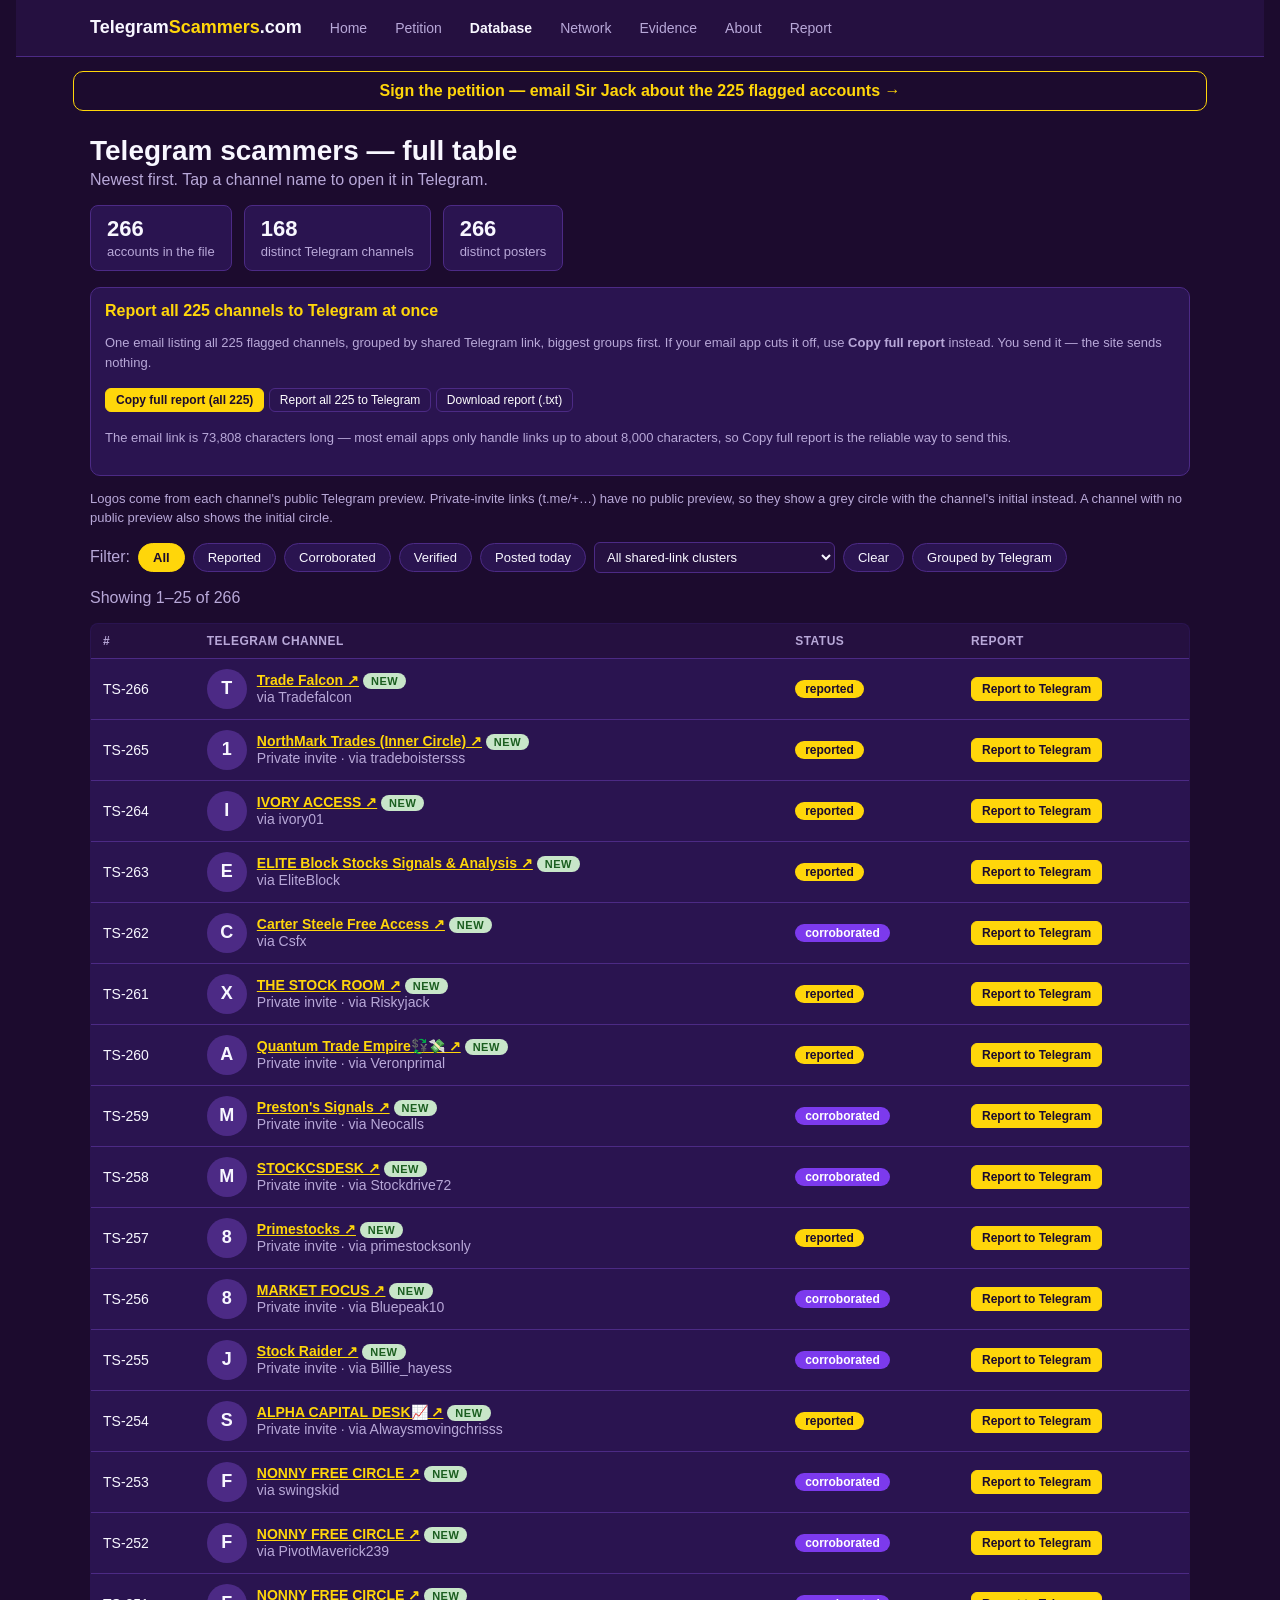
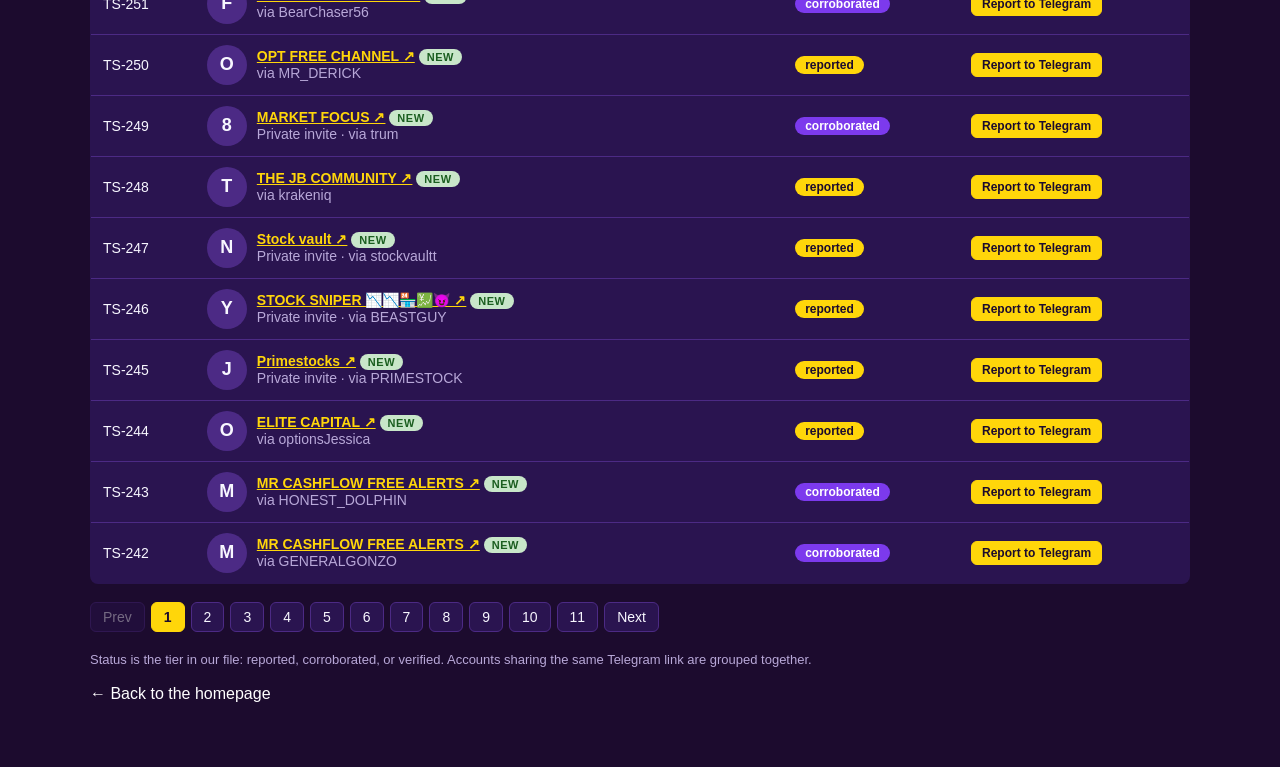
<file: database.html>
<!DOCTYPE html>
<html lang="en"><head><meta charset="utf-8"><meta name="viewport" content="width=device-width,initial-scale=1">
<title>Telegram Scammers — Full Table</title><style>
body{background:#1c0b2e;color:#f8f7ff;font-family:-apple-system,BlinkMacSystemFont,'Segoe UI',Arial,sans-serif;margin:0;padding:0 16px 48px}
a{color:#ffffff;text-decoration:none} a:hover{text-decoration:underline;color:#ffd60a}
.wrap{max-width:1100px;margin:0 auto}
h1{font-size:28px;margin:24px 0 4px} .sub{color:#b8a8d8;margin:0 0 16px}
.stats{display:flex;gap:12px;flex-wrap:wrap;margin:16px 0}
.stat{background:#2a1450;border:1px solid #4c2a85;border-radius:8px;padding:10px 16px}
.stat b{font-size:22px;display:block} .stat span{color:#b8a8d8;font-size:13px}
table{width:100%;border-collapse:collapse;background:#2a1450;border:1px solid #4c2a85;border-radius:8px;overflow:hidden}
th,td{padding:10px 12px;border-bottom:1px solid #4c2a85;text-align:left;vertical-align:middle;font-size:14px}
th{background:#251040;color:#b8a8d8;font-size:12px;text-transform:uppercase;letter-spacing:.04em}
tr:last-child td{border-bottom:none}
.chan{display:flex;align-items:center;gap:10px;min-width:180px}
.channame{font-weight:800;text-transform:uppercase;color:#ffd60a;letter-spacing:.03em}
a.chanlink{font-weight:800;text-transform:uppercase;color:#ffffff}
a.tglink{color:#ffd60a;text-decoration:underline;font-weight:800}
.delmark{font-weight:800;color:#ff3b30;white-space:nowrap}
.newbadge{display:inline-block;background:#c8e6c9;color:#1b5e20;font-size:11px;font-weight:800;letter-spacing:.05em;padding:2px 8px;border-radius:999px;vertical-align:middle;white-space:nowrap}
.ghead{background:#251040;border:1px solid #4c2a85;border-radius:8px;padding:12px 14px;margin:14px 0 6px}
.ghead .cnt{color:#ffd60a;font-weight:800}
.gmember{padding:6px 14px;border-bottom:1px solid #3a2070;font-size:14px}
.gmember:last-child{border-bottom:none}
.logo{width:40px;height:40px;border-radius:50%;object-fit:cover;flex:0 0 40px;background:#4c2a85}
.ph{width:40px;height:40px;border-radius:50%;flex:0 0 40px;background:#4c2a85;color:#f8f7ff;display:flex;align-items:center;justify-content:center;font-weight:700;font-size:18px}
.pill{display:inline-block;padding:2px 10px;border-radius:999px;font-size:12px;font-weight:600}
.pill.reported{background:#ffd60a;color:#1c0b2e}.pill.corroborated{background:#7c3aed;color:#ffffff}.pill.verified{background:#ffffff;color:#1c0b2e}
.pager{display:flex;gap:6px;flex-wrap:wrap;margin:18px 0;align-items:center}
.pager button{background:#2a1450;color:#f8f7ff;border:1px solid #4c2a85;border-radius:6px;padding:6px 12px;cursor:pointer;font-size:14px}
.pager button.cur{background:#ffd60a;color:#1c0b2e;border-color:#ffd60a;font-weight:700}
.pager button:disabled{opacity:.4;cursor:default}
.note{color:#b8a8d8;font-size:13px;line-height:1.5}
.card{background:#2a1450;border:1px solid #4c2a85;border-radius:10px;padding:14px;margin:12px 0}
.banned-banner{background:#ff3b30;color:#ffffff;font-weight:900;font-size:14px;text-align:center;padding:6px;border-radius:4px;margin-bottom:8px;letter-spacing:.05em;text-transform:uppercase}
.search{width:100%;box-sizing:border-box;padding:14px;font-size:17px;border-radius:8px;border:1px solid #4c2a85;background:#251040;color:#f8f7ff;margin:12px 0}
.btn{display:inline-block;background:#ffd60a;color:#1c0b2e;font-weight:700;padding:12px 20px;border-radius:8px;margin:8px 0}
.muted{color:#b8a8d8}

.nav{background:#251040;border-bottom:1px solid #4c2a85;padding:12px 16px}
.nav .wrap{max-width:1100px;margin:0 auto;display:flex;gap:18px;flex-wrap:wrap;align-items:baseline}
.nav a.brand{color:#f8f7ff;font-weight:800;font-size:18px}
.nav a.brand .dot{color:#ffd60a}
.nav nav{display:flex;gap:8px;flex-wrap:wrap;align-items:center}
.nav nav a{color:#b8a8d8;font-size:14px;padding:8px 10px;border-radius:8px}
.nav nav a.active{color:#f8f7ff;font-weight:700}
.nav nav a:hover{color:#f8f7ff}
.chip{background:#2a1450;color:#f8f7ff;border:1px solid #4c2a85;border-radius:999px;padding:6px 14px;cursor:pointer;font-size:13px}
.chip.cur{background:#ffd60a;color:#1c0b2e;border-color:#ffd60a;font-weight:700}
.chip:hover{border-color:#ffd60a}
.copybtn{background:#2a1450;color:#ffffff;border:1px solid #4c2a85;border-radius:6px;padding:4px 10px;cursor:pointer;font-size:12px;white-space:nowrap}
.repbtn{background:#ffd60a;color:#1c0b2e;border:1px solid #ffd60a;border-radius:6px;padding:4px 10px;cursor:pointer;font-size:12px;font-weight:700;white-space:nowrap}
select{background:#251040;color:#f8f7ff;border:1px solid #4c2a85;border-radius:6px;padding:6px 8px;font-size:13px;max-width:280px}
tr.hl td{background:#3a2070}
</style>
<link rel="stylesheet" href="mobile.css"></head>
<body><header class="nav"><div class="wrap"><a class="brand" href="index.html">Telegram<span class="dot">Scammers</span>.com</a><nav><a href="index.html">Home</a><a href="petition.html">Petition</a><a href="database.html" class="active">Database</a><a href="network.html">Network</a><a href="evidence.html">Evidence</a><a href="about.html">About</a><a href="report.html">Report</a></nav></div></header>
<div style="max-width:1100px;margin:14px auto 0;padding:10px 16px;border:1px solid #ffd60a;border-radius:10px;text-align:center"><a href="petition.html" style="color:#ffd60a;font-weight:700">Sign the petition — email Sir Jack about the 225 flagged accounts →</a></div><div class="wrap">
<h1>Telegram scammers — full table</h1>
<p class="sub">Newest first. Tap a channel name to open it in Telegram.</p>
<div class="stats">
<div class="stat"><b id="total">—</b><span>accounts in the file</span></div>
<div class="stat"><b id="channels">—</b><span>distinct Telegram channels</span></div>
<div class="stat"><b id="posters">—</b><span>distinct posters</span></div>
</div>
<div class="card" id="reportAllBox">
<b style="color:#ffd60a">Report all 225 channels to Telegram at once</b>
<p class="note">One email listing all 225 flagged channels, grouped by shared Telegram link, biggest groups first. If your email app cuts it off, use <b>Copy full report</b> instead. You send it — the site sends nothing.</p>
<p><button class="repbtn" type="button" onclick="copyAllReport(this)">Copy full report (all 225)</button> <button class="copybtn" type="button" onclick="reportAllToTelegram()">Report all 225 to Telegram</button> <button class="copybtn" type="button" onclick="downloadAllReport()">Download report (.txt)</button></p>
<p class="note" id="mailtoLen"></p>
</div>
<p class="note">Logos come from each channel's public Telegram preview. Private-invite links (t.me/+…) have no public preview, so they show a grey circle with the channel's initial instead. A channel with no public preview also shows the initial circle.</p>
<div id="filters" style="display:flex;gap:8px;flex-wrap:wrap;align-items:center;margin:14px 0">
  <span class="muted">Filter:</span>
  <button class="chip cur" data-status="all" onclick="setStatus('all',this)">All</button>
  <button class="chip" data-status="reported" onclick="setStatus('reported',this)">Reported</button>
  <button class="chip" data-status="corroborated" onclick="setStatus('corroborated',this)">Corroborated</button>
  <button class="chip" data-status="verified" onclick="setStatus('verified',this)">Verified</button>
  <button class="chip" id="todayChip" onclick="toggleToday(this)">Posted today</button>
  <select id="clusterSel" onchange="setCluster(this.value)" aria-label="Shared-link cluster"><option value="">All shared-link clusters</option></select>
  <button class="chip" onclick="clearFilters()">Clear</button>
  <button class="chip" id="groupChip" onclick="toggleGroups(this)">Grouped by Telegram</button>
</div>
<p id="showing" class="muted"></p>
<table class="db-table"><thead><tr><th>#</th><th>Telegram channel</th><th>Status</th><th>Report</th></tr></thead>
<tbody id="tbody"></tbody></table>
<div id="cards"></div>
<div class="pager" id="pager"></div>
<div id="groupview" style="display:none"></div>
<p class="note">Status is the tier in our file: reported, corroborated, or verified. Accounts sharing the same Telegram link are grouped together.</p>
<p><a href="index.html">← Back to the homepage</a></p>
</div>
<script src="data.js"></script>
<script>
const PER=25; let page=1;
const rows=window.SCAMS;
function logoHtml(r){
  if(r.logo) return '<img class="logo" src="'+r.logo+'" alt="" onerror="this.outerHTML=phHtml(r)">';
  return phHtml(r);
}
function phHtml(r){
  const ch=(r.handle||'?').replace(/^\+/,'').charAt(0).toUpperCase();
  return '<span class="ph">'+ch+'</span>';
}
function delHtml(r){
  if(!r.deleted_tg && !r.deleted_ah) return '';
  const what = (r.deleted_tg && r.deleted_ah) ? 'Telegram + AfterHour' : (r.deleted_tg ? 'Telegram' : 'AfterHour');
  return ' <span class="delmark" title="Deleted ' + what + ' — verified ' + (r.deleted_checked||'') + '">\u2713 DELETED: ' + what.toUpperCase() + '</span>';
}
function esc(s){ return String(s==null?'':s).replace(/[&<>"]/g,function(c){ return {'&':'&amp;','<':'&lt;','>':'&gt;','"':'&quot;'}[c]; }); }
function fmtAdded(d){ if(!d) return '—'; var p=String(d).split('-'); var M=['Jan','Feb','Mar','Apr','May','Jun','Jul','Aug','Sep','Oct','Nov','Dec']; return M[+p[1]-1]+' '+ +p[2] +', '+p[0]; }
function newBadge(r){ return r.is_new ? ' <span class="newbadge" title="Added to the file '+fmtAdded(r.first_seen)+'">NEW</span>' : ''; }

function tgText(r){
  if(r.tg_name) return esc(r.tg_name);
  if(r.tg_name_status==='private') return 'Unknown (private invite)';
  if(r.tg_name_status==='deleted') return 'Deleted';
  if(r.tg_name_status==='not_found') return 'Unknown (no public channel)';
  if(r.tg_name_status==='no_link') return '—';
  return 'Unknown';
}
function titleLink(r){
  if(r.tg_name && r.link) return '<a class="tglink" href="'+esc(r.link)+'" target="_blank" rel="noopener">'+esc(r.tg_name)+' &#8599;</a>';
  if(r.tg_name_status==='private' && r.link) return '<a class="tglink" href="'+esc(r.link)+'" target="_blank" rel="noopener">'+esc(String(r.poster||r.handle||r.id).toUpperCase())+' &#8599;</a>';
  return '<b>'+esc(String(r.poster||r.handle||r.id).toUpperCase())+'</b>';
}
function subLine(r){
  var via=r.poster ? 'via '+r.poster : '';
  if(r.tg_name_status==='private') return via ? 'Private invite \u00b7 '+via : 'Private invite';
  if(r.tg_name_status==='deleted') return via ? 'Deleted \u00b7 '+via : 'Deleted';
  if(r.tg_name_status==='not_found') return via ? 'No public channel \u00b7 '+via : 'No public channel';
  return via;
}
function nameLink(r){
  const nm=String(r.poster||r.handle||r.id).toUpperCase();
  return '<span class="channame">NAME:</span> <b>'+esc(nm)+'</b>'+newBadge(r)+delHtml(r);
}
function cell(r){
  var bannedBanner = (r.deleted_ah) ? '<div class="banned-banner">🚫 BANNED FROM AFTERHOUR</div>' : '';
  return '<tr id="'+r.id+'"><td>'+r.id+'</td>'
  +'<td>'+bannedBanner+'<div class="chan">'+logoHtml(r)+'<span>'+titleLink(r)+newBadge(r)+delHtml(r)+'<br><span class="muted">'+subLine(r)+'</span></span></div></td>'
  +'<td><span class="pill '+r.status+'">'+r.status+'</span></td>'
  +'<td><button class="repbtn" type="button" onclick="reportToTelegram(\''+r.id+'\')">Report to Telegram</button></td></tr>';
}

function mcard(r){
  var bannedBanner = (r.deleted_ah) ? '<div class="banned-banner">🚫 BANNED FROM AFTERHOUR</div>' : '';
  return '<div class="mcard" id="'+r.id+'-card" data-id="'+r.id+'">'+bannedBanner+'<div class="chan">'+logoHtml(r)
  +'<span>'+titleLink(r)+newBadge(r)+delHtml(r)+' <span class="pill '+r.status+'">'+r.status+'</span><br>'
  +'<span class="muted">'+(subLine(r)?subLine(r)+' · ':'')+r.id+'</span><br>'
  +'<button class="repbtn" type="button" onclick="reportToTelegram(\''+r.id+'\')">Report to Telegram</button></span></div></div>';
}
let fStatus='all', fToday=false, fCluster='';
function normLink(l){ return String(l||'').toLowerCase().replace(/^https?:\/\//,'').replace(/\/$/,''); }
const CLUSTERS={};
rows.forEach(function(r){ const k=normLink(r.link); (CLUSTERS[k]=CLUSTERS[k]||[]).push(r); });
const clusterList=Object.keys(CLUSTERS).filter(function(k){ return CLUSTERS[k].length>1; }).sort(function(a,b){ return CLUSTERS[b].length-CLUSTERS[a].length; });
function filtered(){
  return rows.filter(function(r){
    if(fStatus!=='all' && r.status!==fStatus) return false;
    if(fToday && !(r.postsToday>0)) return false;
    if(fCluster && normLink(r.link)!==fCluster) return false;
    return true;
  });
}
function markChips(){
  document.querySelectorAll('#filters .chip[data-status]').forEach(function(b){ b.classList.toggle('cur', b.getAttribute('data-status')===fStatus); });
  document.getElementById('todayChip').classList.toggle('cur', fToday);
}
function setStatus(s,btn){ fStatus=s; page=1; markChips(); render(); }
function toggleToday(btn){ fToday=!fToday; page=1; markChips(); render(); }
function setCluster(v){ fCluster=v; page=1; render(); }
function clearFilters(){ fStatus='all'; fToday=false; fCluster=''; document.getElementById('clusterSel').value=''; page=1; markChips(); render(); }
function render(){
  const list=filtered();
  const pages=Math.max(1, Math.ceil(list.length/PER));
  if(page>pages) page=pages; if(page<1) page=1;
  const slice=list.slice((page-1)*PER, page*PER);
  document.getElementById('tbody').innerHTML=slice.map(cell).join('');
  document.getElementById('cards').innerHTML=slice.map(mcard).join('');
  if(!list.length){ document.getElementById('showing').textContent='No accounts match these filters.'; }
  else if(list.length!==rows.length){ document.getElementById('showing').textContent='Showing ' + ((page-1)*PER+1) + '–' + Math.min(page*PER,list.length) + ' of ' + list.length + ' matching (' + rows.length + ' total)'; }
  else { document.getElementById('showing').textContent='Showing ' + ((page-1)*PER+1) + '–' + Math.min(page*PER,list.length) + ' of ' + list.length; }
  let b='<button onclick="go('+(page-1)+')" '+(page===1?'disabled':'')+'>Prev</button>';
  for(let i=1;i<=pages;i++) b+='<button class="'+(i===page?'cur':'')+'" onclick="go('+i+')">'+i+'</button>';
  b+='<button onclick="go('+(page+1)+')" '+(page===pages?'disabled':'')+'>Next</button>';
  document.getElementById('pager').innerHTML=b;
}
function go(p){ page=p; render(); window.scrollTo({top:0}); }
document.getElementById('total').textContent=window.SCAMS_META.total;
document.getElementById('channels').textContent=window.SCAMS_META.distinctChannels;
document.getElementById('posters').textContent=window.SCAMS_META.distinctPosters;
(function(){
  const sel=document.getElementById('clusterSel');
  clusterList.forEach(function(k){
    const members=CLUSTERS[k];
    const o=document.createElement('option'); o.value=k; o.textContent=(members[0].poster||members[0].handle||k)+' — '+members.length+' accounts'; sel.appendChild(o);
  });
})();

function pageUrlFor(id){ return location.href.split('#')[0] + '#' + id; }
function fallbackCopy(text){
  try{ var ta=document.createElement('textarea'); ta.value=text; document.body.appendChild(ta); ta.select(); document.execCommand('copy'); document.body.removeChild(ta); }catch(e){}
}
function copyLink(id,btn){
  var url=pageUrlFor(id);
  var done=function(){ if(btn){ var t=btn.textContent; btn.textContent='Copied \u2713'; setTimeout(function(){ btn.textContent=t; },1500); } };
  if(navigator.clipboard && navigator.clipboard.writeText){ navigator.clipboard.writeText(url).then(done, function(){ fallbackCopy(url); done(); }); }
  else { fallbackCopy(url); done(); }
}

function tgReportText(r){
  var tgName = r.tg_name ? r.tg_name : tgText(r);
  var del = (r.deleted_tg || r.deleted_ah)
    ? 'Yes — ' + ((r.deleted_tg && r.deleted_ah) ? 'Telegram channel and AfterHour account deleted' : (r.deleted_tg ? 'Telegram channel deleted' : 'AfterHour account deleted')) + ' (verified ' + (r.deleted_checked || '') + ')'
    : 'No — still listed as of ' + (r.deleted_checked || 'Nov 11, 2026');
  var lines = [
    'Telegram scam channel report',
    '',
    'Telegram channel: ' + (r.link || '(no link on file)'),
    'Channel handle: ' + (r.handle || '(none)'),
    'Telegram channel name: ' + tgName,
    'AfterHour poster: ' + (r.poster || '(unknown)'),
    'Account in our file: ' + r.id,
    'Status in our file: ' + r.status,
    'Last posted: ' + (r.lastPosted || '—'),
    'How linked: ' + r.linked,
    'Deleted: ' + del,
    '',
    'This channel is listed at https://telegramscammers.com/database.html#' + r.id + ' as part of a documented AfterHour-to-Telegram funnel: AfterHour profiles post winning trades and point followers to this Telegram channel, where VIP access, copy trading, or a deposit-to-start challenge is sold.',
    'We scored 75 of this funnel\'s option calls hold-to-expiry against the entry prices quoted: 55 expired worthless. The channels claimed a 93% win rate.',
    'This listing is flagged for investigation, not a finding of fraud.',
    '',
    'Please review this channel for fraud/scam and remove it if it violates Telegram\'s terms.',
    '',
    'Thank you.'
  ];
  return lines.join('\n');
}
function tgReportMailto(r){
  var subj = 'Telegram scam channel report: ' + String(r.handle || r.poster || r.id).toUpperCase();
  return 'mailto:abuse@telegram.org?subject=' + encodeURIComponent(subj) + '&body=' + encodeURIComponent(tgReportText(r));
}
function findRow(id){ return rows.find(function(x){ return x.id === id; }); }
function reportToTelegram(id){
  var r = findRow(id); if(!r) return;
  window.location.href = tgReportMailto(r);
}


function groupList(){
  // Biggest groups first, singles last; members keep the file's (newest-first) order.
  var gs=buildGroups();
  return gs.filter(function(g){ return g.members.length>1; }).concat(gs.filter(function(g){ return g.members.length===1; }));
}
function tgReportAllText(){
  var gs=groupList();
  var lines = [
    'Bulk report: Telegram scam-funnel channels (AfterHour-linked)',
    '',
    'These ' + rows.length + ' Telegram channels are part of a documented AfterHour-to-Telegram funnel, listed at https://telegramscammers.com/ . AfterHour profiles post winning trades and point followers to these Telegram channels, where VIP access, copy trading, or a deposit-to-start challenge is sold.',
    'Each listing is flagged for investigation, not a finding of fraud.',
    'Accounts are numbered 1–' + rows.length + ' and grouped by the Telegram link they share — accounts that point to the same channel sit together in one group, biggest groups first, single accounts last.',
    '',
    'Channels (' + rows.length + '), in ' + gs.length + ' groups:'
  ];
  var num=0;
  gs.forEach(function(gr, gi){
    var label = gr.key==='(no link)' ? '(no Telegram link on file)' : 'https://'+gr.key;
    lines.push('');
    lines.push('Group '+(gi+1)+' — '+label+' — '+gr.members.length+' account'+(gr.members.length>1?'s':''));
    gr.members.forEach(function(r){
      num++;
      lines.push(num+'. '+r.id+' \u00b7 '+(r.link||'(no link)')+' \u00b7 '+(r.tg_name||tgText(r))+' \u00b7 AfterHour: '+(r.poster||'(unknown)')+' \u00b7 '+r.status+' \u00b7 Last posted: '+(r.lastPosted||'—'));
    });
  });
  lines.push('');
  lines.push('We scored 75 of this funnel\'s option calls hold-to-expiry against the entry prices quoted: 55 expired worthless. The channels claimed a 93% win rate.');
  lines.push('Please review these channels for fraud/scam and remove any that violate Telegram\'s terms.');
  lines.push('');
  lines.push('Thank you.');
  return lines.join('\n');
}
function tgReportAllMailto(){
  var subj = 'Bulk report: ' + rows.length + ' Telegram scam-funnel channels (AfterHour-linked)';
  return 'mailto:abuse@telegram.org?subject=' + encodeURIComponent(subj) + '&body=' + encodeURIComponent(tgReportAllText());
}
function reportAllToTelegram(){
  window.location.href = tgReportAllMailto();
}
function downloadAllReport(){
  var text = tgReportAllText();
  var blob = new Blob([text], {type:'text/plain'});
  var a = document.createElement('a');
  a.href = URL.createObjectURL(blob);
  a.download = 'telegram-scam-funnel-report-225.txt';
  document.body.appendChild(a); a.click();
  setTimeout(function(){ URL.revokeObjectURL(a.href); a.remove(); }, 500);
}
function showMailtoLen(){
  var el = document.getElementById('mailtoLen'); if(!el) return;
  var n = tgReportAllMailto().length;
  el.textContent = 'The email link is ' + n.toLocaleString() + ' characters long — most email apps only handle links up to about 8,000 characters, so Copy full report is the reliable way to send this.';
}

function copyAllReport(btn){
  var text = tgReportAllText();
  var done=function(){ if(btn){ var t=btn.textContent; btn.textContent='Copied \u2713'; setTimeout(function(){ btn.textContent=t; },1500); } };
  if(navigator.clipboard && navigator.clipboard.writeText){ navigator.clipboard.writeText(text).then(done, function(){ fallbackCopy(text); done(); }); }
  else { fallbackCopy(text); done(); }
}

function copyTgReport(id,btn){
  var r = findRow(id); if(!r) return;
  var text = tgReportText(r);
  var done=function(){ if(btn){ var t=btn.textContent; btn.textContent='Copied \u2713'; setTimeout(function(){ btn.textContent=t; },1500); } };
  if(navigator.clipboard && navigator.clipboard.writeText){ navigator.clipboard.writeText(text).then(done, function(){ fallbackCopy(text); done(); }); }
  else { fallbackCopy(text); done(); }
}

(function(){
  const h=location.hash && location.hash.slice(1); if(!h) return;
  const idx=rows.findIndex(function(r){ return r.id===h; }); if(idx<0) return;
  clearFilters(); page=Math.floor(idx/PER)+1; render();
  const narrow=window.innerWidth<=640;
  const el=document.getElementById(narrow? h+'-card' : h); if(el){ el.classList.add('hl'); el.scrollIntoView(); }
})();
function normLink2(l){ return String(l||'').toLowerCase().replace(/^https?:\/\//,'').replace(/\/$/,''); }
function buildGroups(){
  const g={};
  rows.forEach(function(r){ const k=normLink2(r.link)||'(no link)'; (g[k]=g[k]||[]).push(r); });
  return Object.keys(g).map(function(k){ return {key:k, members:g[k]}; })
    .sort(function(a,b){ return b.members.length-a.members.length || b.members[0].n-a.members[0].n; });
}
let groupsOn=false;
function nameOrPlain(r){ return nameLink(r); }
function groupHtml(gr,gi){
  const first=gr.members[0];
  const delCount=gr.members.filter(function(r){ return r.deleted_tg||r.deleted_ah; }).length;
  let h='<div class="ghead"><div class="chan">'+logoHtml(first)
    +'<span>'+titleLink(first)
    +(delCount? ' <span class="delmark">\u2713 '+delCount+' DELETED</span>':'')
    +' <span class="cnt">Group '+gi+' \u00b7 '+gr.members.length+' account'+(gr.members.length>1?'s':'')+'</span></span></div></div>';
  h+=gr.members.map(function(r){
    return '<div class="gmember"><b>'+r.id+'</b> &middot; '+titleLink(r)+' <span class="pill '+r.status+'">'+r.status+'</span> <button class="repbtn" type="button" onclick="reportToTelegram(\''+r.id+'\')">Report to Telegram</button></div>';
  }).join('');
  return h;
}
function toggleGroups(btn){
  groupsOn=!groupsOn;
  if(btn) btn.classList.toggle('cur', groupsOn);
  document.getElementById('groupview').style.display=groupsOn?'block':'none';
  const hide=groupsOn;
  document.querySelector('table.db-table').style.display=hide?'none':'';
  document.getElementById('cards').style.display=hide?'none':'';
  document.getElementById('pager').style.display=hide?'none':'';
  document.getElementById('showing').style.display=hide?'none':'';
  if(groupsOn){
    const gs=buildGroups();
    var nLinks=gs.filter(function(g){ return g.key!=='(no link)'; }).length;
    document.getElementById('groupview').innerHTML='<p class="note">'+nLinks+' distinct Telegram links &middot; '+rows.length+' accounts &middot; biggest groups first, numbered Group 1–'+gs.length+'. Private-invite links (t.me/+&hellip;) cannot be verified as deleted &mdash; they have no public preview.</p>'+gs.map(function(g,i){ return groupHtml(g,i+1); }).join('');
  }
}

render();
try{ showMailtoLen(); }catch(e){}
</script>
</body></html>
</file>
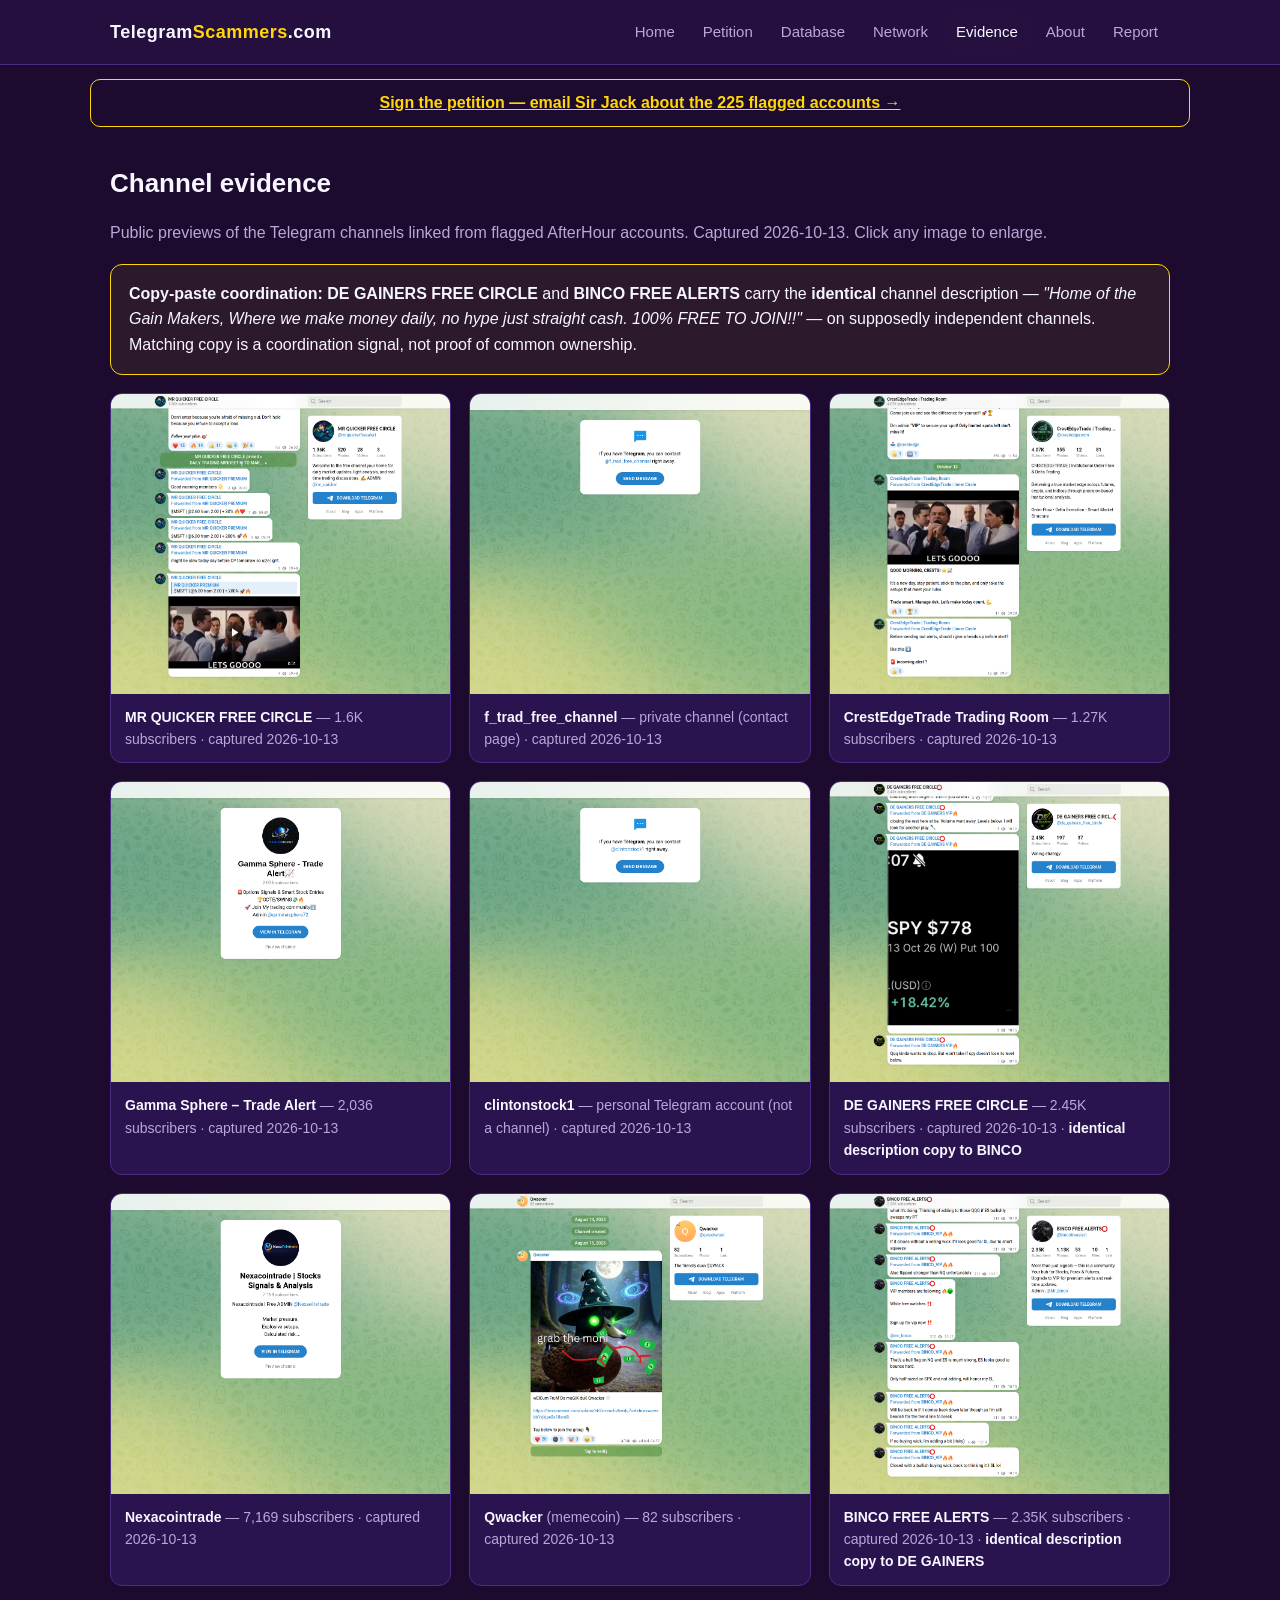
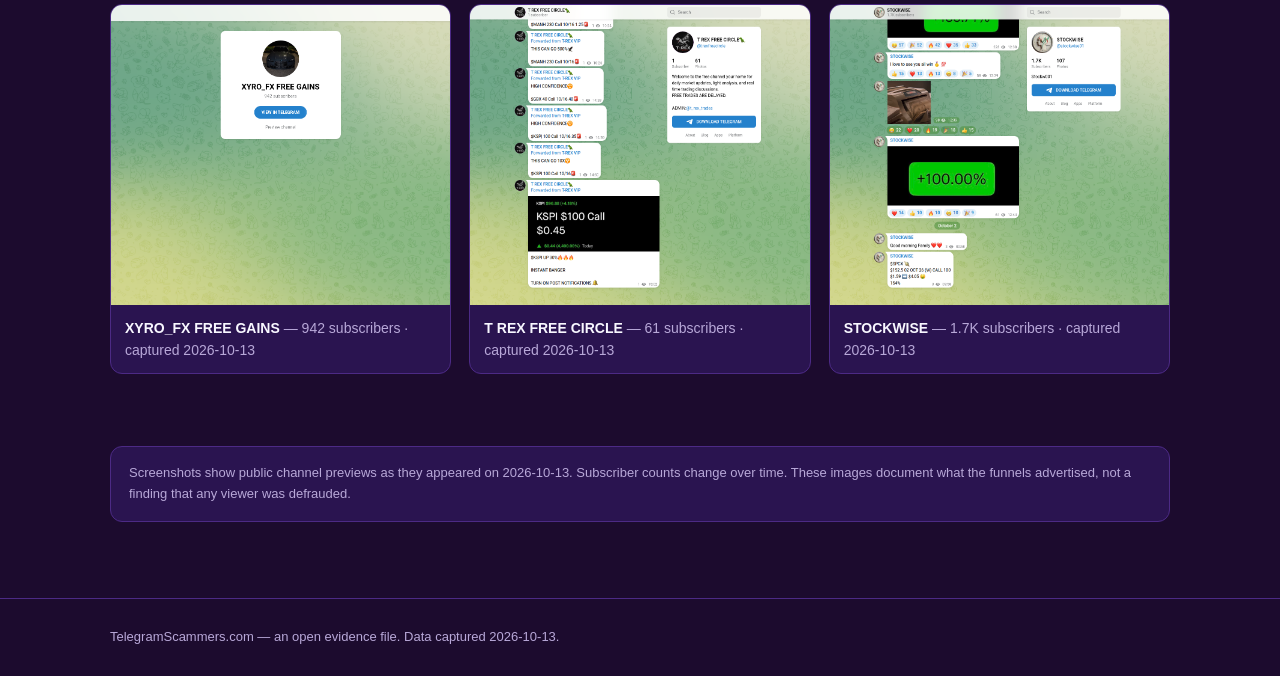
<file: evidence.html>
<!DOCTYPE html>
<html lang="en">
<head>
<meta charset="utf-8">
<meta name="viewport" content="width=device-width, initial-scale=1">
<title>Channel Evidence — TelegramScammers.com</title>
<meta name="description" content="Captured Telegram channel previews linked from flagged AfterHour accounts.">
<link rel="stylesheet" href="style.css">
<link rel="stylesheet" href="mobile.css">
</head>
<body>
<header class="nav"><div class="wrap">
  <a class="brand" href="index.html">Telegram<span class="dot">Scammers</span>.com</a>
  <nav>
    <a href="index.html">Home</a>
    <a href="petition.html">Petition</a>
    
    <a href="database.html">Database</a>
    <a href="network.html">Network</a>
    <a href="evidence.html" class="active">Evidence</a>
    <a href="about.html">About</a><a href="report.html">Report</a>
  </nav>
</div></header>
<div style="max-width:1100px;margin:14px auto 0;padding:10px 16px;border:1px solid #ffd60a;border-radius:10px;text-align:center"><a href="petition.html" style="color:#ffd60a;font-weight:700">Sign the petition — email Sir Jack about the 225 flagged accounts →</a></div>

<div class="wrap">
<section>
  <h2>Channel evidence</h2>
  <p class="muted">Public previews of the Telegram channels linked from flagged AfterHour accounts.
  Captured 2026-10-13. Click any image to enlarge.</p>

  <div class="note-flag"><b>Copy-paste coordination:</b> <b>DE GAINERS FREE CIRCLE</b> and
  <b>BINCO FREE ALERTS</b> carry the <b>identical</b> channel description —
  <i>"Home of the Gain Makers, Where we make money daily, no hype just straight cash. 100% FREE TO JOIN!!"</i>
  — on supposedly independent channels. Matching copy is a coordination signal, not proof of common ownership.</div>

  <div class="ev-grid">
    <div class="ev"><img src="assets/ev-mrquicker.png" alt="MR QUICKER FREE CIRCLE Telegram channel" loading="lazy">
      <div class="cap"><b>MR QUICKER FREE CIRCLE</b> — 1.6K subscribers · captured 2026-10-13</div></div>
    <div class="ev"><img src="assets/ev-ftrad.png" alt="f_trad_free_channel Telegram" loading="lazy">
      <div class="cap"><b>f_trad_free_channel</b> — private channel (contact page) · captured 2026-10-13</div></div>
    <div class="ev"><img src="assets/ev-crestedge.png" alt="CrestEdgeTrade Trading Room Telegram" loading="lazy">
      <div class="cap"><b>CrestEdgeTrade Trading Room</b> — 1.27K subscribers · captured 2026-10-13</div></div>
    <div class="ev"><img src="assets/ev-gammasphere.png" alt="Gamma Sphere Trade Alert Telegram" loading="lazy">
      <div class="cap"><b>Gamma Sphere – Trade Alert</b> — 2,036 subscribers · captured 2026-10-13</div></div>
    <div class="ev"><img src="assets/ev-clintonstock.png" alt="clintonstock1 Telegram account" loading="lazy">
      <div class="cap"><b>clintonstock1</b> — personal Telegram account (not a channel) · captured 2026-10-13</div></div>
    <div class="ev"><img src="assets/ev-degainers.png" alt="DE GAINERS FREE CIRCLE Telegram" loading="lazy">
      <div class="cap"><b>DE GAINERS FREE CIRCLE</b> — 2.45K subscribers · captured 2026-10-13 · <b>identical description copy to BINCO</b></div></div>
    <div class="ev"><img src="assets/ev-nexacoin.png" alt="Nexacointrade Telegram" loading="lazy">
      <div class="cap"><b>Nexacointrade</b> — 7,169 subscribers · captured 2026-10-13</div></div>
    <div class="ev"><img src="assets/ev-qwacker.png" alt="Qwacker memecoin Telegram" loading="lazy">
      <div class="cap"><b>Qwacker</b> (memecoin) — 82 subscribers · captured 2026-10-13</div></div>
    <div class="ev"><img src="assets/ev-binco.png" alt="BINCO FREE ALERTS Telegram" loading="lazy">
      <div class="cap"><b>BINCO FREE ALERTS</b> — 2.35K subscribers · captured 2026-10-13 · <b>identical description copy to DE GAINERS</b></div></div>
    <div class="ev"><img src="assets/ev-xyrofx.png" alt="XYRO_FX FREE GAINS Telegram" loading="lazy">
      <div class="cap"><b>XYRO_FX FREE GAINS</b> — 942 subscribers · captured 2026-10-13</div></div>
    <div class="ev"><img src="assets/ev-trex.png" alt="T REX FREE CIRCLE Telegram" loading="lazy">
      <div class="cap"><b>T REX FREE CIRCLE</b> — 61 subscribers · captured 2026-10-13</div></div>
    <div class="ev"><img src="assets/ev-stockwise.png" alt="STOCKWISE Telegram" loading="lazy">
      <div class="cap"><b>STOCKWISE</b> — 1.7K subscribers · captured 2026-10-13</div></div>
  </div>
</section>

<section>
  <div class="disclaimer">
    Screenshots show public channel previews as they appeared on 2026-10-13. Subscriber counts change
    over time. These images document what the funnels advertised, not a finding that any viewer was defrauded.
  </div>
</section>
</div>

<footer><div class="wrap">
  TelegramScammers.com — an open evidence file. Data captured 2026-10-13.
</div></footer>

<div class="lightbox" id="lightbox"><img id="lightbox-img" alt=""><div class="lb-cap" id="lightbox-cap"></div></div>
<script>
(function(){
  var lb=document.getElementById('lightbox'),lbi=document.getElementById('lightbox-img'),lbc=document.getElementById('lightbox-cap');
  function close(){lb.classList.remove('open');document.body.style.overflow='';}
  document.querySelectorAll('.ev img').forEach(function(im){
    im.addEventListener('click',function(){
      lbi.src=im.src;lbi.alt=im.alt;
      var cap=im.parentElement.querySelector('.cap');
      lbc.textContent=cap?cap.textContent:'';
      lb.classList.add('open');document.body.style.overflow='hidden';
    });
  });
  lb.addEventListener('click',close);
  document.addEventListener('keydown',function(e){if(e.key==='Escape')close();});
})();
</script>
</body>
</html>
</file>
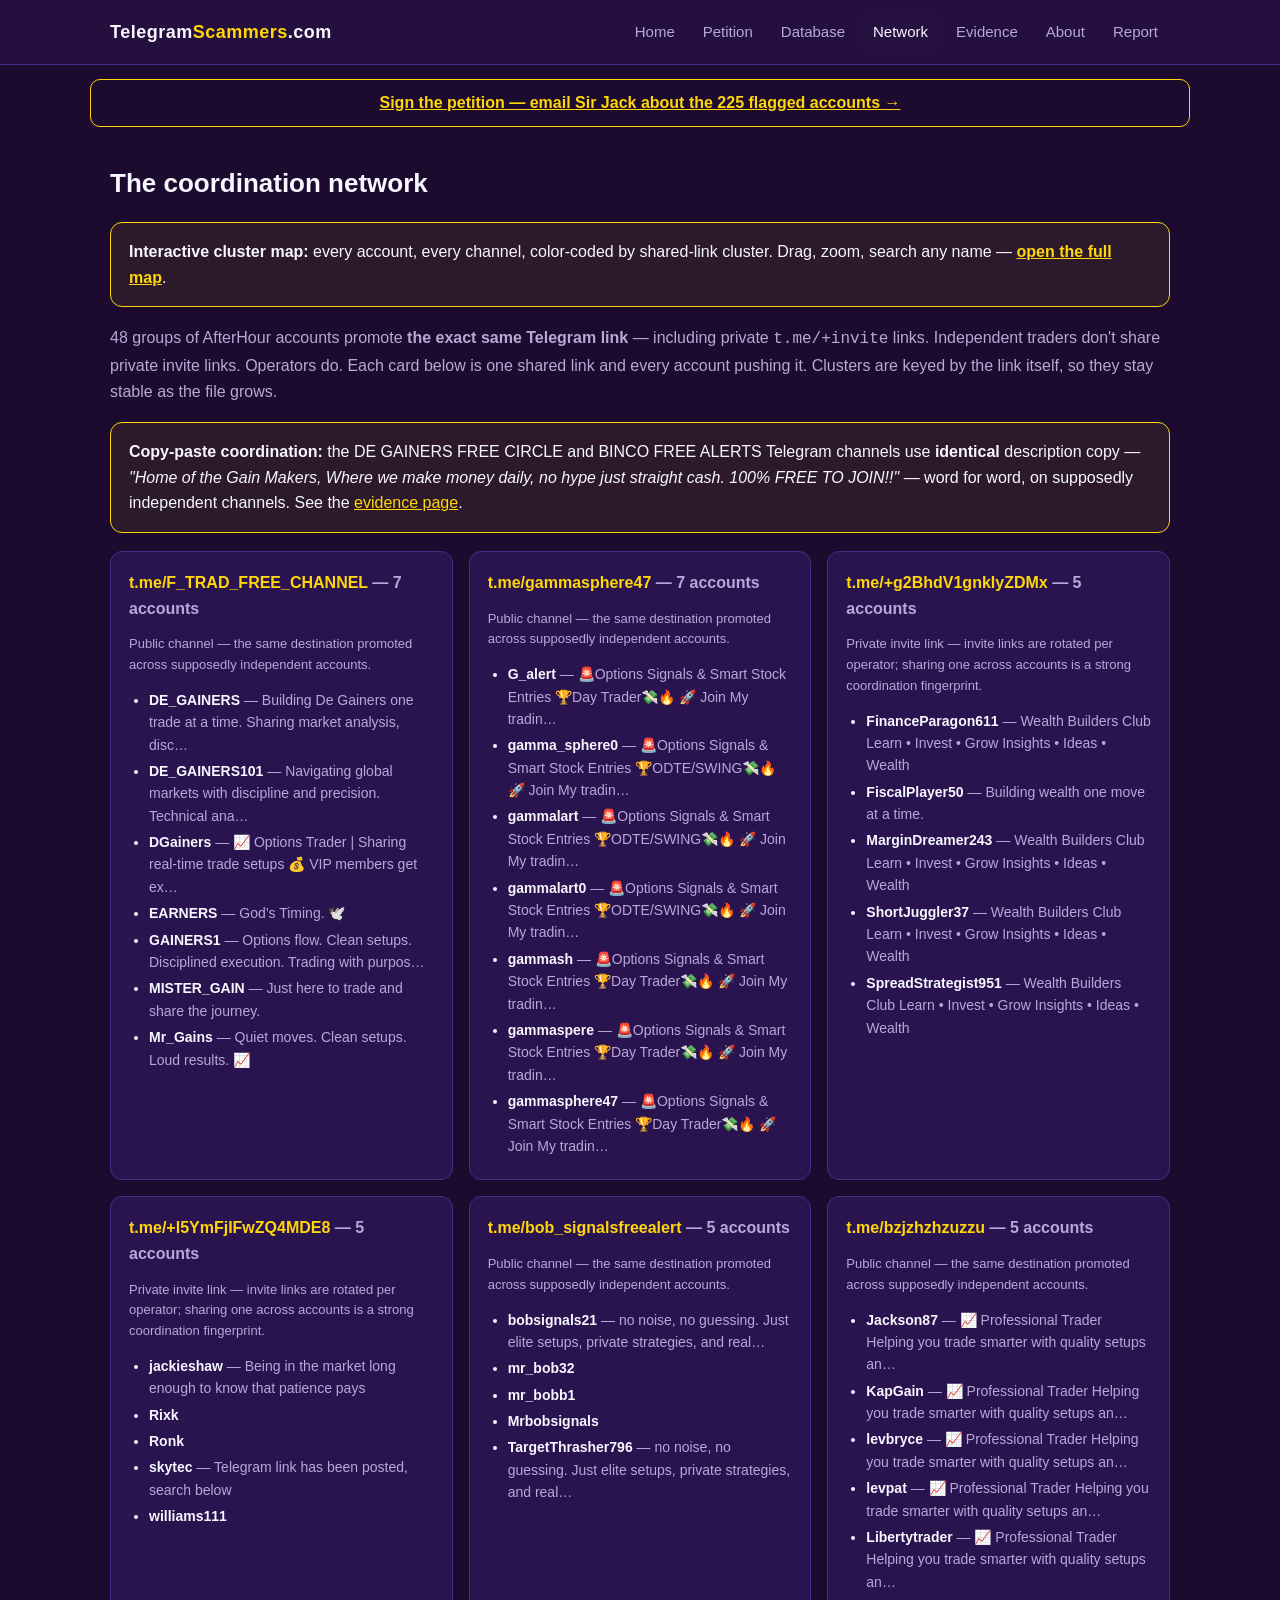
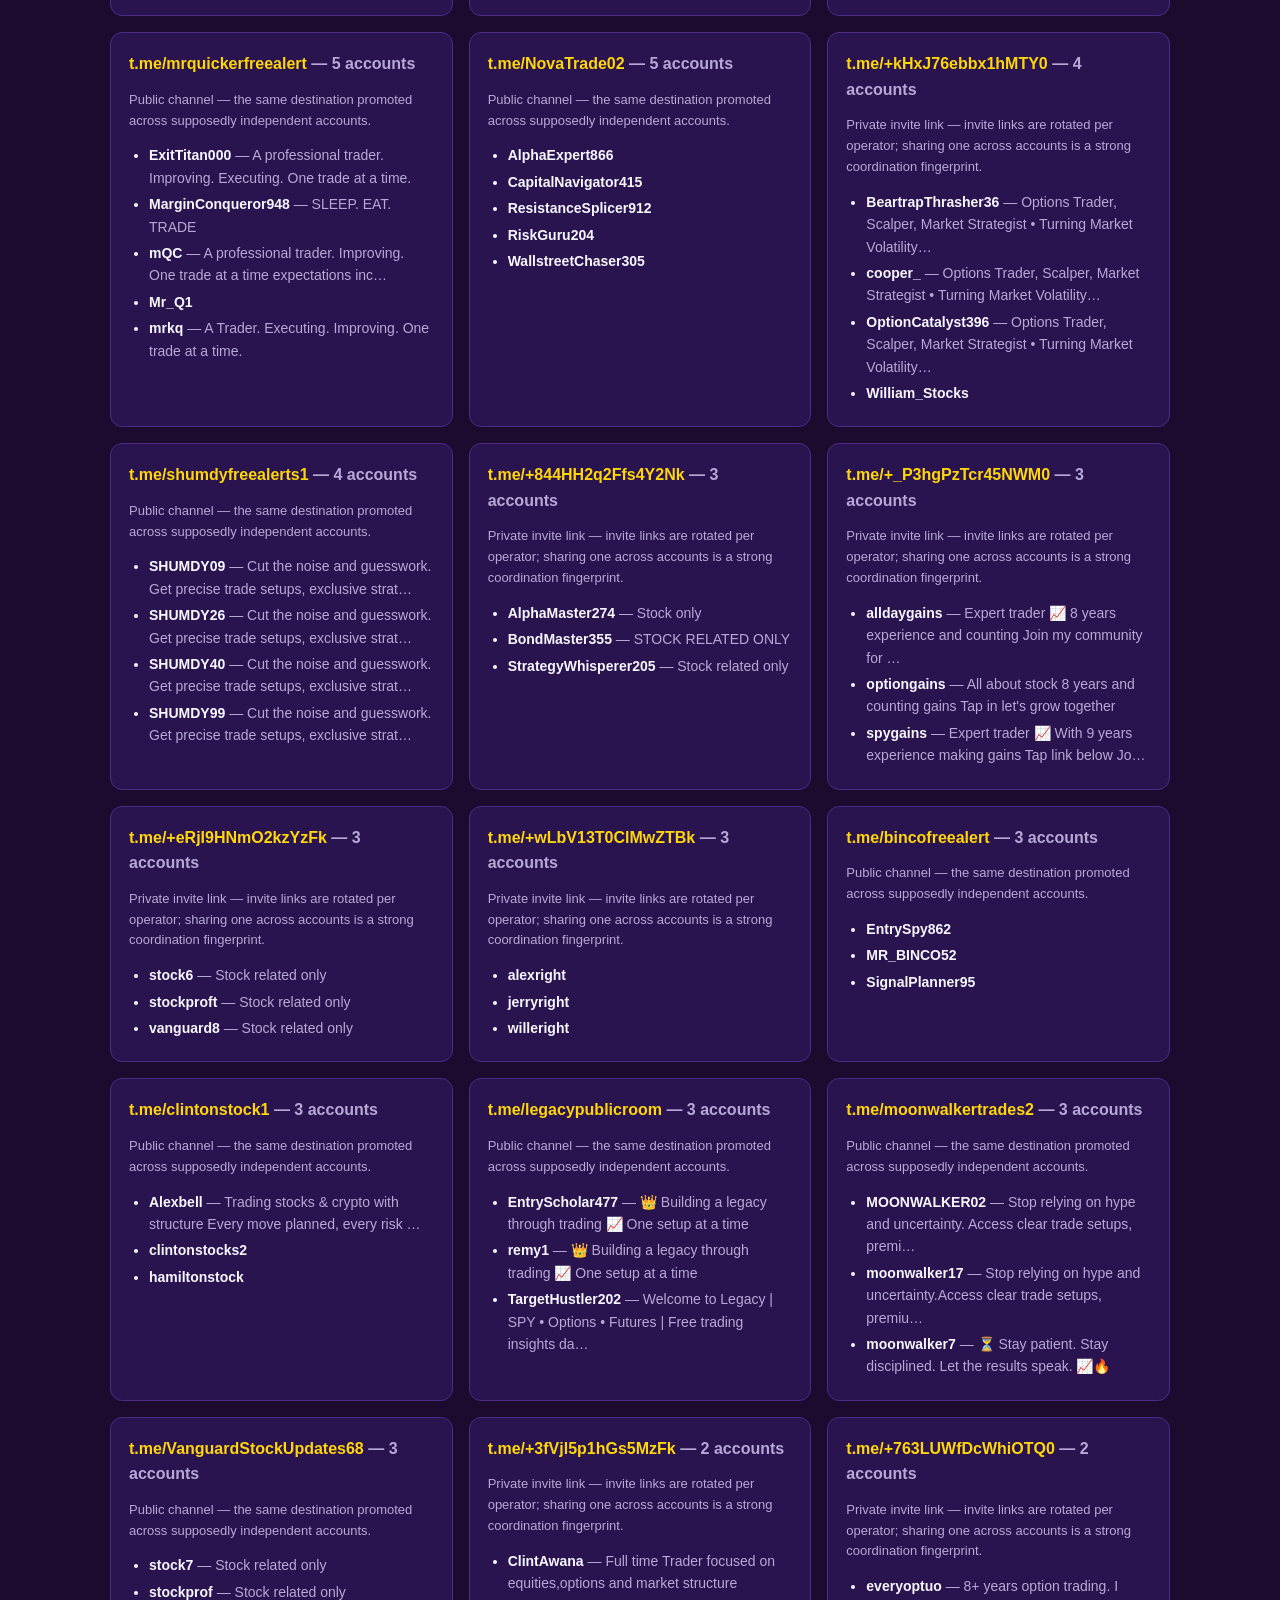
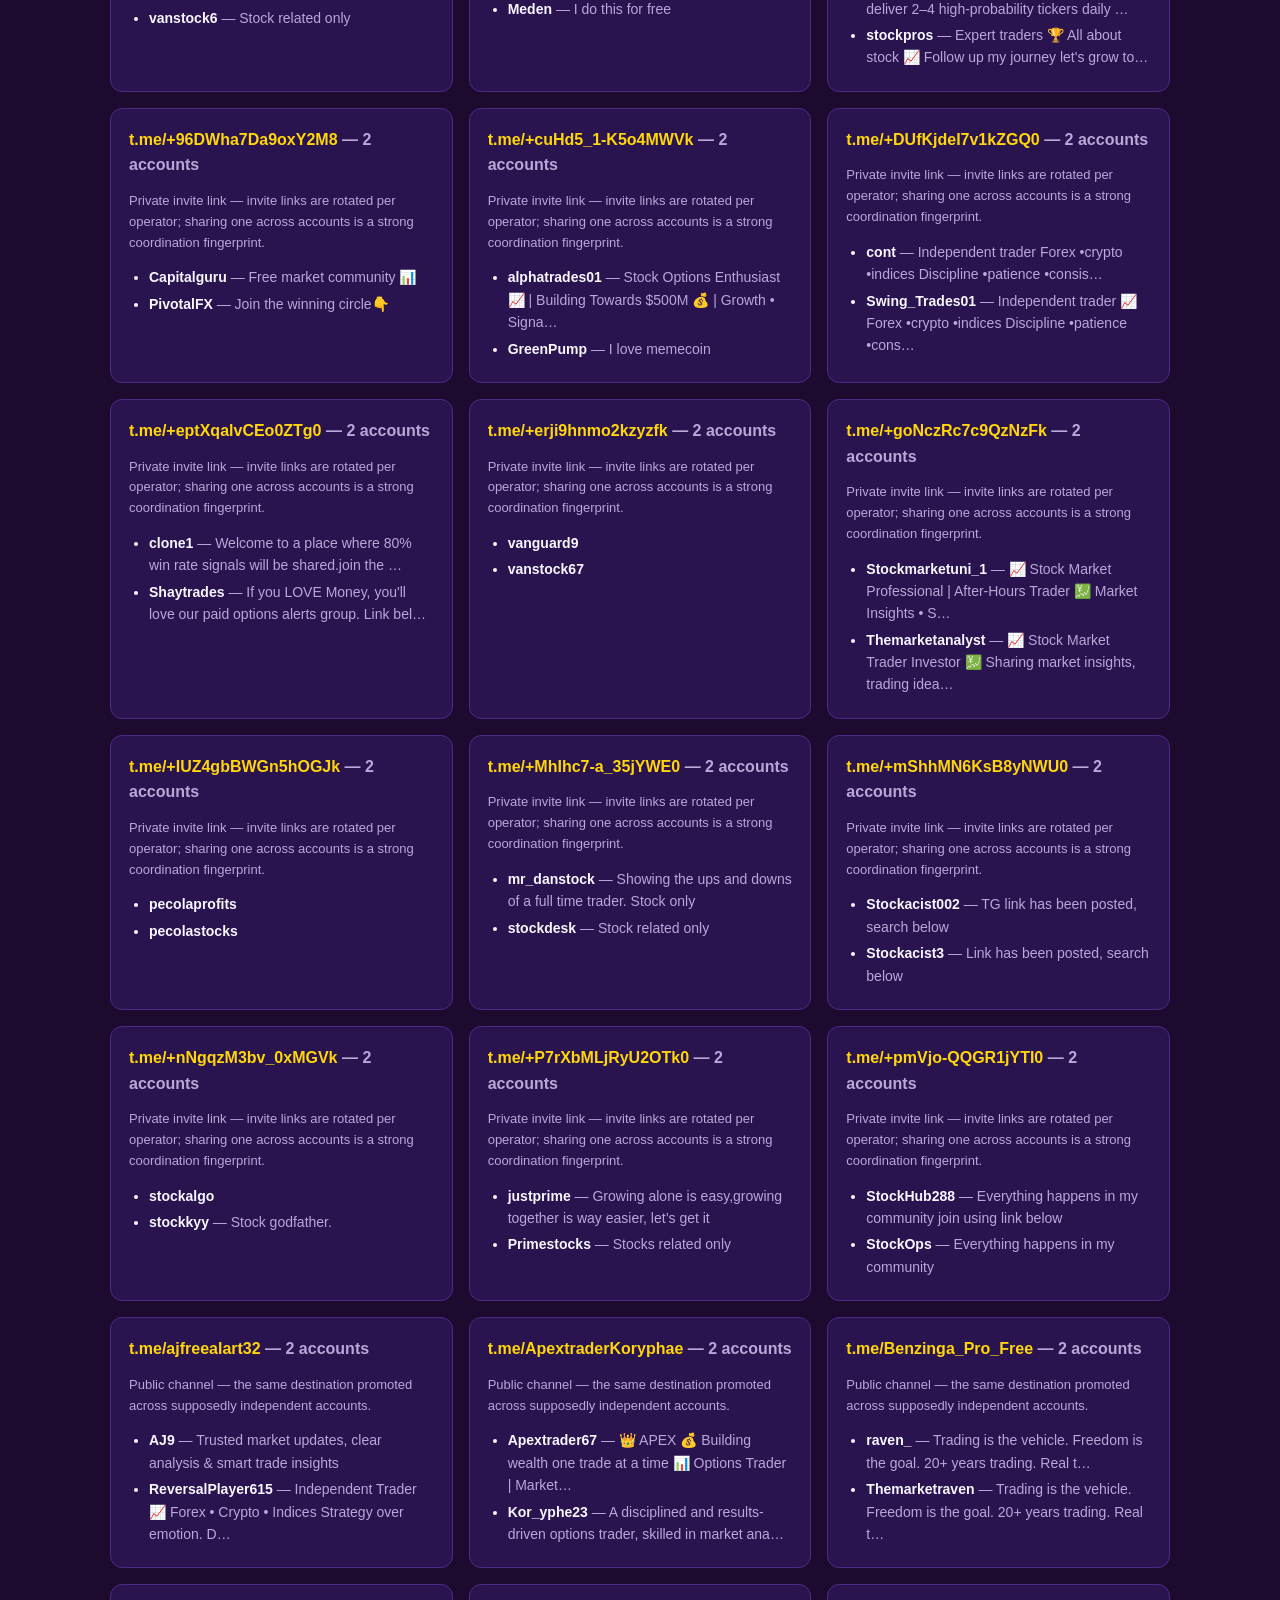
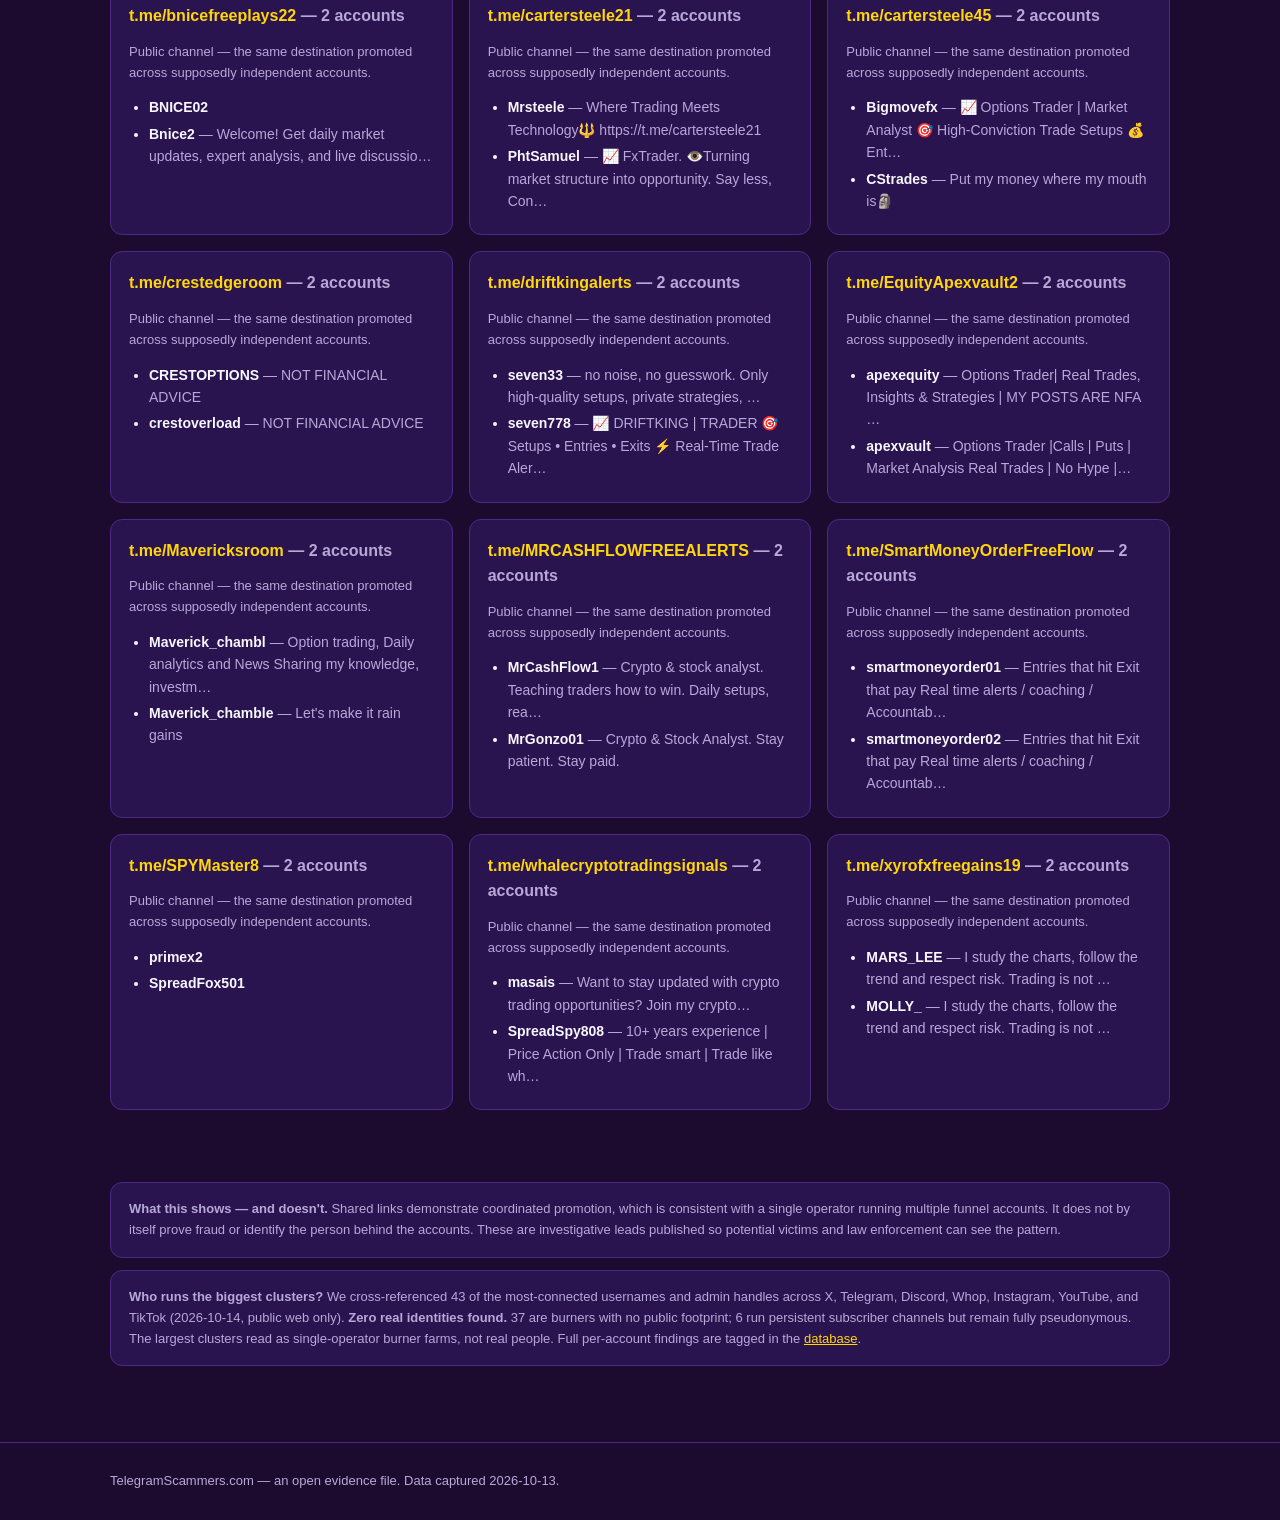
<file: network.html>
<!DOCTYPE html>
<html lang="en">
<head>
<meta charset="utf-8">
<meta name="viewport" content="width=device-width, initial-scale=1">
<title>Coordination Network — TelegramScammers.com</title>
<meta name="description" content="Shared Telegram invite-link clusters across flagged AfterHour accounts — the coordination evidence.">
<link rel="stylesheet" href="style.css">
<link rel="stylesheet" href="mobile.css">
</head>
<body>
<header class="nav"><div class="wrap">
  <a class="brand" href="index.html">Telegram<span class="dot">Scammers</span>.com</a>
  <nav>
    <a href="index.html">Home</a>
    <a href="petition.html">Petition</a>
    
    <a href="database.html">Database</a>
    <a href="network.html" class="active">Network</a>
    <a href="evidence.html">Evidence</a>
    <a href="about.html">About</a><a href="report.html">Report</a>
  </nav>
</div></header>
<div style="max-width:1100px;margin:14px auto 0;padding:10px 16px;border:1px solid #ffd60a;border-radius:10px;text-align:center"><a href="petition.html" style="color:#ffd60a;font-weight:700">Sign the petition — email Sir Jack about the 225 flagged accounts →</a></div>

<div class="wrap">
<section>
  <h2>The coordination network</h2>
  <div class="note-flag"><b>Interactive cluster map:</b> every account, every channel, color-coded by
  shared-link cluster. Drag, zoom, search any name — <a href="cluster-map.html"><b>open the full map</b></a>.</div>
  <p class="muted">48 groups of AfterHour accounts promote <b>the exact same Telegram link</b> —
  including private <span class="mono">t.me/+invite</span> links. Independent traders don't share private
  invite links. Operators do. Each card below is one shared link and every account pushing it.
  Clusters are keyed by the link itself, so they stay stable as the file grows.</p>

  <div class="note-flag"><b>Copy-paste coordination:</b> the DE GAINERS FREE CIRCLE and BINCO FREE ALERTS
  Telegram channels use <b>identical</b> description copy — <i>"Home of the Gain Makers, Where we make
  money daily, no hype just straight cash. 100% FREE TO JOIN!!"</i> — word for word, on supposedly
  independent channels. See the <a href="evidence.html">evidence page</a>.</div>

  <div class="cl-grid">
<div class="cluster">
  <h3>t.me/F_TRAD_FREE_CHANNEL <span class="muted">— 7 accounts</span></h3>
  <p class="muted" style="font-size:13px">Public channel — the same destination promoted across supposedly independent accounts.</p>
  <ul><li><b>DE_GAINERS</b> <span class='muted'>— Building De Gainers one trade at a time. Sharing market analysis, disc…</span></li><li><b>DE_GAINERS101</b> <span class='muted'>— Navigating global markets with discipline and precision. Technical ana…</span></li><li><b>DGainers</b> <span class='muted'>— 📈 Options Trader | Sharing real-time trade setups 💰 VIP members get ex…</span></li><li><b>EARNERS</b> <span class='muted'>— God’s Timing. 🕊️</span></li><li><b>GAINERS1</b> <span class='muted'>— Options flow. Clean setups. Disciplined execution. Trading with purpos…</span></li><li><b>MISTER_GAIN</b> <span class='muted'>— Just here to trade and share the journey.</span></li><li><b>Mr_Gains</b> <span class='muted'>— Quiet moves. Clean setups. Loud results. 📈</span></li></ul>
</div>
<div class="cluster">
  <h3>t.me/gammasphere47 <span class="muted">— 7 accounts</span></h3>
  <p class="muted" style="font-size:13px">Public channel — the same destination promoted across supposedly independent accounts.</p>
  <ul><li><b>G_alert</b> <span class='muted'>— 🚨Options Signals &amp; Smart Stock Entries  🏆Day Trader💸🔥 🚀 Join My tradin…</span></li><li><b>gamma_sphere0</b> <span class='muted'>— 🚨Options Signals &amp; Smart Stock Entries  🏆ODTE/SWING💸🔥 🚀 Join My tradin…</span></li><li><b>gammalart</b> <span class='muted'>— 🚨Options Signals &amp; Smart Stock Entries  🏆ODTE/SWING💸🔥 🚀 Join My tradin…</span></li><li><b>gammalart0</b> <span class='muted'>— 🚨Options Signals &amp; Smart Stock Entries  🏆ODTE/SWING💸🔥 🚀 Join My tradin…</span></li><li><b>gammash</b> <span class='muted'>— 🚨Options Signals &amp; Smart Stock Entries  🏆Day Trader💸🔥 🚀 Join My tradin…</span></li><li><b>gammaspere</b> <span class='muted'>— 🚨Options Signals &amp; Smart Stock Entries  🏆Day Trader💸🔥 🚀 Join My tradin…</span></li><li><b>gammasphere47</b> <span class='muted'>— 🚨Options Signals &amp; Smart Stock Entries  🏆Day Trader💸🔥 🚀 Join My tradin…</span></li></ul>
</div>
<div class="cluster">
  <h3>t.me/+g2BhdV1gnkIyZDMx <span class="muted">— 5 accounts</span></h3>
  <p class="muted" style="font-size:13px">Private invite link — invite links are rotated per operator; sharing one across accounts is a strong coordination fingerprint.</p>
  <ul><li><b>FinanceParagon611</b> <span class='muted'>— Wealth Builders Club Learn • Invest • Grow Insights • Ideas • Wealth</span></li><li><b>FiscalPlayer50</b> <span class='muted'>— Building wealth one move at a time.</span></li><li><b>MarginDreamer243</b> <span class='muted'>— Wealth Builders Club Learn • Invest • Grow Insights • Ideas • Wealth</span></li><li><b>ShortJuggler37</b> <span class='muted'>— Wealth Builders Club Learn • Invest • Grow Insights • Ideas • Wealth</span></li><li><b>SpreadStrategist951</b> <span class='muted'>— Wealth Builders Club Learn • Invest • Grow Insights • Ideas • Wealth</span></li></ul>
</div>
<div class="cluster">
  <h3>t.me/+l5YmFjIFwZQ4MDE8 <span class="muted">— 5 accounts</span></h3>
  <p class="muted" style="font-size:13px">Private invite link — invite links are rotated per operator; sharing one across accounts is a strong coordination fingerprint.</p>
  <ul><li><b>jackieshaw</b> <span class='muted'>— Being in the market long enough to know that patience pays</span></li><li><b>Rixk</b></li><li><b>Ronk</b></li><li><b>skytec</b> <span class='muted'>— Telegram link has been posted, search below</span></li><li><b>williams111</b></li></ul>
</div>
<div class="cluster">
  <h3>t.me/bob_signalsfreealert <span class="muted">— 5 accounts</span></h3>
  <p class="muted" style="font-size:13px">Public channel — the same destination promoted across supposedly independent accounts.</p>
  <ul><li><b>bobsignals21</b> <span class='muted'>— no noise, no guessing. Just elite setups, private strategies, and real…</span></li><li><b>mr_bob32</b></li><li><b>mr_bobb1</b></li><li><b>Mrbobsignals</b></li><li><b>TargetThrasher796</b> <span class='muted'>— no noise, no guessing. Just elite setups, private strategies, and real…</span></li></ul>
</div>
<div class="cluster">
  <h3>t.me/bzjzhzhzuzzu <span class="muted">— 5 accounts</span></h3>
  <p class="muted" style="font-size:13px">Public channel — the same destination promoted across supposedly independent accounts.</p>
  <ul><li><b>Jackson87</b> <span class='muted'>— 📈 Professional Trader Helping you trade smarter with quality setups an…</span></li><li><b>KapGain</b> <span class='muted'>— 📈 Professional Trader Helping you trade smarter with quality setups an…</span></li><li><b>levbryce</b> <span class='muted'>— 📈 Professional Trader Helping you trade smarter with quality setups an…</span></li><li><b>levpat</b> <span class='muted'>— 📈 Professional Trader Helping you trade smarter with quality setups an…</span></li><li><b>Libertytrader</b> <span class='muted'>— 📈 Professional Trader Helping you trade smarter with quality setups an…</span></li></ul>
</div>
<div class="cluster">
  <h3>t.me/mrquickerfreealert <span class="muted">— 5 accounts</span></h3>
  <p class="muted" style="font-size:13px">Public channel — the same destination promoted across supposedly independent accounts.</p>
  <ul><li><b>ExitTitan000</b> <span class='muted'>— A professional trader. Improving. Executing. One trade at a time.</span></li><li><b>MarginConqueror948</b> <span class='muted'>— SLEEP. EAT. TRADE</span></li><li><b>mQC</b> <span class='muted'>— A professional trader. Improving. One trade at a time expectations inc…</span></li><li><b>Mr_Q1</b></li><li><b>mrkq</b> <span class='muted'>— A Trader. Executing. Improving.  One trade at a time.</span></li></ul>
</div>
<div class="cluster">
  <h3>t.me/NovaTrade02 <span class="muted">— 5 accounts</span></h3>
  <p class="muted" style="font-size:13px">Public channel — the same destination promoted across supposedly independent accounts.</p>
  <ul><li><b>AlphaExpert866</b></li><li><b>CapitalNavigator415</b></li><li><b>ResistanceSplicer912</b></li><li><b>RiskGuru204</b></li><li><b>WallstreetChaser305</b></li></ul>
</div>
<div class="cluster">
  <h3>t.me/+kHxJ76ebbx1hMTY0 <span class="muted">— 4 accounts</span></h3>
  <p class="muted" style="font-size:13px">Private invite link — invite links are rotated per operator; sharing one across accounts is a strong coordination fingerprint.</p>
  <ul><li><b>BeartrapThrasher36</b> <span class='muted'>— Options Trader, Scalper, Market Strategist • Turning Market Volatility…</span></li><li><b>cooper_</b> <span class='muted'>— Options Trader, Scalper, Market Strategist • Turning Market Volatility…</span></li><li><b>OptionCatalyst396</b> <span class='muted'>— Options Trader, Scalper, Market Strategist • Turning Market Volatility…</span></li><li><b>William_Stocks</b></li></ul>
</div>
<div class="cluster">
  <h3>t.me/shumdyfreealerts1 <span class="muted">— 4 accounts</span></h3>
  <p class="muted" style="font-size:13px">Public channel — the same destination promoted across supposedly independent accounts.</p>
  <ul><li><b>SHUMDY09</b> <span class='muted'>— Cut the noise and guesswork. Get precise trade setups, exclusive strat…</span></li><li><b>SHUMDY26</b> <span class='muted'>— Cut the noise and guesswork. Get precise trade setups, exclusive strat…</span></li><li><b>SHUMDY40</b> <span class='muted'>— Cut the noise and guesswork. Get precise trade setups, exclusive strat…</span></li><li><b>SHUMDY99</b> <span class='muted'>— Cut the noise and guesswork. Get precise trade setups, exclusive strat…</span></li></ul>
</div>
<div class="cluster">
  <h3>t.me/+844HH2q2Ffs4Y2Nk <span class="muted">— 3 accounts</span></h3>
  <p class="muted" style="font-size:13px">Private invite link — invite links are rotated per operator; sharing one across accounts is a strong coordination fingerprint.</p>
  <ul><li><b>AlphaMaster274</b> <span class='muted'>— Stock only</span></li><li><b>BondMaster355</b> <span class='muted'>— STOCK RELATED ONLY</span></li><li><b>StrategyWhisperer205</b> <span class='muted'>— Stock related only</span></li></ul>
</div>
<div class="cluster">
  <h3>t.me/+_P3hgPzTcr45NWM0 <span class="muted">— 3 accounts</span></h3>
  <p class="muted" style="font-size:13px">Private invite link — invite links are rotated per operator; sharing one across accounts is a strong coordination fingerprint.</p>
  <ul><li><b>alldaygains</b> <span class='muted'>— Expert trader 📈 8 years experience and counting Join my community for …</span></li><li><b>optiongains</b> <span class='muted'>— All about stock  8 years and counting gains Tap in let&#x27;s grow together</span></li><li><b>spygains</b> <span class='muted'>— Expert trader 📈 With 9 years experience making gains Tap link below Jo…</span></li></ul>
</div>
<div class="cluster">
  <h3>t.me/+eRjI9HNmO2kzYzFk <span class="muted">— 3 accounts</span></h3>
  <p class="muted" style="font-size:13px">Private invite link — invite links are rotated per operator; sharing one across accounts is a strong coordination fingerprint.</p>
  <ul><li><b>stock6</b> <span class='muted'>— Stock related only</span></li><li><b>stockproft</b> <span class='muted'>— Stock related only</span></li><li><b>vanguard8</b> <span class='muted'>— Stock related only</span></li></ul>
</div>
<div class="cluster">
  <h3>t.me/+wLbV13T0ClMwZTBk <span class="muted">— 3 accounts</span></h3>
  <p class="muted" style="font-size:13px">Private invite link — invite links are rotated per operator; sharing one across accounts is a strong coordination fingerprint.</p>
  <ul><li><b>alexright</b></li><li><b>jerryright</b></li><li><b>willeright</b></li></ul>
</div>
<div class="cluster">
  <h3>t.me/bincofreealert <span class="muted">— 3 accounts</span></h3>
  <p class="muted" style="font-size:13px">Public channel — the same destination promoted across supposedly independent accounts.</p>
  <ul><li><b>EntrySpy862</b></li><li><b>MR_BINCO52</b></li><li><b>SignalPlanner95</b></li></ul>
</div>
<div class="cluster">
  <h3>t.me/clintonstock1 <span class="muted">— 3 accounts</span></h3>
  <p class="muted" style="font-size:13px">Public channel — the same destination promoted across supposedly independent accounts.</p>
  <ul><li><b>Alexbell</b> <span class='muted'>— Trading stocks &amp; crypto with structure Every move planned, every risk …</span></li><li><b>clintonstocks2</b></li><li><b>hamiltonstock</b></li></ul>
</div>
<div class="cluster">
  <h3>t.me/legacypublicroom <span class="muted">— 3 accounts</span></h3>
  <p class="muted" style="font-size:13px">Public channel — the same destination promoted across supposedly independent accounts.</p>
  <ul><li><b>EntryScholar477</b> <span class='muted'>— 👑 Building a legacy through trading 📈 One setup at a time</span></li><li><b>remy1</b> <span class='muted'>— 👑 Building a legacy through trading 📈 One setup at a time</span></li><li><b>TargetHustler202</b> <span class='muted'>— Welcome to Legacy | SPY • Options • Futures | Free trading insights da…</span></li></ul>
</div>
<div class="cluster">
  <h3>t.me/moonwalkertrades2 <span class="muted">— 3 accounts</span></h3>
  <p class="muted" style="font-size:13px">Public channel — the same destination promoted across supposedly independent accounts.</p>
  <ul><li><b>MOONWALKER02</b> <span class='muted'>— Stop relying on hype and uncertainty. Access clear trade setups, premi…</span></li><li><b>moonwalker17</b> <span class='muted'>— Stop relying on hype and uncertainty.Access clear trade setups, premiu…</span></li><li><b>moonwalker7</b> <span class='muted'>— ⏳ Stay patient. Stay disciplined. Let the results speak. 📈🔥</span></li></ul>
</div>
<div class="cluster">
  <h3>t.me/VanguardStockUpdates68 <span class="muted">— 3 accounts</span></h3>
  <p class="muted" style="font-size:13px">Public channel — the same destination promoted across supposedly independent accounts.</p>
  <ul><li><b>stock7</b> <span class='muted'>— Stock related only</span></li><li><b>stockprof</b> <span class='muted'>— Stock related only</span></li><li><b>vanstock6</b> <span class='muted'>— Stock related only</span></li></ul>
</div>
<div class="cluster">
  <h3>t.me/+3fVjl5p1hGs5MzFk <span class="muted">— 2 accounts</span></h3>
  <p class="muted" style="font-size:13px">Private invite link — invite links are rotated per operator; sharing one across accounts is a strong coordination fingerprint.</p>
  <ul><li><b>ClintAwana</b> <span class='muted'>— Full time Trader focused on equities,options and market structure</span></li><li><b>Meden</b> <span class='muted'>— I do this for free</span></li></ul>
</div>
<div class="cluster">
  <h3>t.me/+763LUWfDcWhiOTQ0 <span class="muted">— 2 accounts</span></h3>
  <p class="muted" style="font-size:13px">Private invite link — invite links are rotated per operator; sharing one across accounts is a strong coordination fingerprint.</p>
  <ul><li><b>everyoptuo</b> <span class='muted'>— 8+ years option trading. I deliver 2–4 high-probability tickers daily …</span></li><li><b>stockpros</b> <span class='muted'>— Expert traders 🏆 All about stock 📈  Follow up my journey let&#x27;s grow to…</span></li></ul>
</div>
<div class="cluster">
  <h3>t.me/+96DWha7Da9oxY2M8 <span class="muted">— 2 accounts</span></h3>
  <p class="muted" style="font-size:13px">Private invite link — invite links are rotated per operator; sharing one across accounts is a strong coordination fingerprint.</p>
  <ul><li><b>Capitalguru</b> <span class='muted'>— Free market community 📊</span></li><li><b>PivotalFX</b> <span class='muted'>— Join the winning circle👇</span></li></ul>
</div>
<div class="cluster">
  <h3>t.me/+cuHd5_1-K5o4MWVk <span class="muted">— 2 accounts</span></h3>
  <p class="muted" style="font-size:13px">Private invite link — invite links are rotated per operator; sharing one across accounts is a strong coordination fingerprint.</p>
  <ul><li><b>alphatrades01</b> <span class='muted'>— Stock Options Enthusiast 📈 | Building Towards $500M 💰 | Growth • Signa…</span></li><li><b>GreenPump</b> <span class='muted'>— I love memecoin</span></li></ul>
</div>
<div class="cluster">
  <h3>t.me/+DUfKjdeI7v1kZGQ0 <span class="muted">— 2 accounts</span></h3>
  <p class="muted" style="font-size:13px">Private invite link — invite links are rotated per operator; sharing one across accounts is a strong coordination fingerprint.</p>
  <ul><li><b>cont</b> <span class='muted'>— Independent trader Forex •crypto •indices Discipline •patience •consis…</span></li><li><b>Swing_Trades01</b> <span class='muted'>— Independent trader 📈 Forex •crypto •indices Discipline •patience •cons…</span></li></ul>
</div>
<div class="cluster">
  <h3>t.me/+eptXqalvCEo0ZTg0 <span class="muted">— 2 accounts</span></h3>
  <p class="muted" style="font-size:13px">Private invite link — invite links are rotated per operator; sharing one across accounts is a strong coordination fingerprint.</p>
  <ul><li><b>clone1</b> <span class='muted'>— Welcome to a place where 80% win rate signals will be shared.join the …</span></li><li><b>Shaytrades</b> <span class='muted'>— If you LOVE Money, you&#x27;ll love our paid options alerts group. Link bel…</span></li></ul>
</div>
<div class="cluster">
  <h3>t.me/+erji9hnmo2kzyzfk <span class="muted">— 2 accounts</span></h3>
  <p class="muted" style="font-size:13px">Private invite link — invite links are rotated per operator; sharing one across accounts is a strong coordination fingerprint.</p>
  <ul><li><b>vanguard9</b></li><li><b>vanstock67</b></li></ul>
</div>
<div class="cluster">
  <h3>t.me/+goNczRc7c9QzNzFk <span class="muted">— 2 accounts</span></h3>
  <p class="muted" style="font-size:13px">Private invite link — invite links are rotated per operator; sharing one across accounts is a strong coordination fingerprint.</p>
  <ul><li><b>Stockmarketuni_1</b> <span class='muted'>— 📈 Stock Market Professional | After-Hours Trader 💹 Market Insights • S…</span></li><li><b>Themarketanalyst</b> <span class='muted'>— 📈 Stock Market Trader Investor 💹 Sharing market insights, trading idea…</span></li></ul>
</div>
<div class="cluster">
  <h3>t.me/+IUZ4gbBWGn5hOGJk <span class="muted">— 2 accounts</span></h3>
  <p class="muted" style="font-size:13px">Private invite link — invite links are rotated per operator; sharing one across accounts is a strong coordination fingerprint.</p>
  <ul><li><b>pecolaprofits</b></li><li><b>pecolastocks</b></li></ul>
</div>
<div class="cluster">
  <h3>t.me/+MhIhc7-a_35jYWE0 <span class="muted">— 2 accounts</span></h3>
  <p class="muted" style="font-size:13px">Private invite link — invite links are rotated per operator; sharing one across accounts is a strong coordination fingerprint.</p>
  <ul><li><b>mr_danstock</b> <span class='muted'>— Showing the ups and downs of a full time trader. Stock only</span></li><li><b>stockdesk</b> <span class='muted'>— Stock related only</span></li></ul>
</div>
<div class="cluster">
  <h3>t.me/+mShhMN6KsB8yNWU0 <span class="muted">— 2 accounts</span></h3>
  <p class="muted" style="font-size:13px">Private invite link — invite links are rotated per operator; sharing one across accounts is a strong coordination fingerprint.</p>
  <ul><li><b>Stockacist002</b> <span class='muted'>— TG link has been posted, search below</span></li><li><b>Stockacist3</b> <span class='muted'>— Link has been posted, search below</span></li></ul>
</div>
<div class="cluster">
  <h3>t.me/+nNgqzM3bv_0xMGVk <span class="muted">— 2 accounts</span></h3>
  <p class="muted" style="font-size:13px">Private invite link — invite links are rotated per operator; sharing one across accounts is a strong coordination fingerprint.</p>
  <ul><li><b>stockalgo</b></li><li><b>stockkyy</b> <span class='muted'>— Stock godfather.</span></li></ul>
</div>
<div class="cluster">
  <h3>t.me/+P7rXbMLjRyU2OTk0 <span class="muted">— 2 accounts</span></h3>
  <p class="muted" style="font-size:13px">Private invite link — invite links are rotated per operator; sharing one across accounts is a strong coordination fingerprint.</p>
  <ul><li><b>justprime</b> <span class='muted'>— Growing alone is easy,growing together is way easier, let’s get it</span></li><li><b>Primestocks</b> <span class='muted'>— Stocks related only</span></li></ul>
</div>
<div class="cluster">
  <h3>t.me/+pmVjo-QQGR1jYTI0 <span class="muted">— 2 accounts</span></h3>
  <p class="muted" style="font-size:13px">Private invite link — invite links are rotated per operator; sharing one across accounts is a strong coordination fingerprint.</p>
  <ul><li><b>StockHub288</b> <span class='muted'>— Everything happens in my community join using link below</span></li><li><b>StockOps</b> <span class='muted'>— Everything happens in my community</span></li></ul>
</div>
<div class="cluster">
  <h3>t.me/ajfreealart32 <span class="muted">— 2 accounts</span></h3>
  <p class="muted" style="font-size:13px">Public channel — the same destination promoted across supposedly independent accounts.</p>
  <ul><li><b>AJ9</b> <span class='muted'>— Trusted market updates, clear analysis &amp; smart trade insights</span></li><li><b>ReversalPlayer615</b> <span class='muted'>— Independent Trader 📈 Forex • Crypto • Indices Strategy over emotion. D…</span></li></ul>
</div>
<div class="cluster">
  <h3>t.me/ApextraderKoryphae <span class="muted">— 2 accounts</span></h3>
  <p class="muted" style="font-size:13px">Public channel — the same destination promoted across supposedly independent accounts.</p>
  <ul><li><b>Apextrader67</b> <span class='muted'>— 👑 APEX 💰 Building wealth one trade at a time 📊 Options Trader | Market…</span></li><li><b>Kor_yphe23</b> <span class='muted'>— A disciplined and results-driven options trader, skilled in market ana…</span></li></ul>
</div>
<div class="cluster">
  <h3>t.me/Benzinga_Pro_Free <span class="muted">— 2 accounts</span></h3>
  <p class="muted" style="font-size:13px">Public channel — the same destination promoted across supposedly independent accounts.</p>
  <ul><li><b>raven_</b> <span class='muted'>— Trading is the vehicle. Freedom is the goal. 20+ years trading. Real t…</span></li><li><b>Themarketraven</b> <span class='muted'>— Trading is the vehicle. Freedom is the goal. 20+ years trading. Real t…</span></li></ul>
</div>
<div class="cluster">
  <h3>t.me/bnicefreeplays22 <span class="muted">— 2 accounts</span></h3>
  <p class="muted" style="font-size:13px">Public channel — the same destination promoted across supposedly independent accounts.</p>
  <ul><li><b>BNICE02</b></li><li><b>Bnice2</b> <span class='muted'>— Welcome! Get daily market updates, expert analysis, and live discussio…</span></li></ul>
</div>
<div class="cluster">
  <h3>t.me/cartersteele21 <span class="muted">— 2 accounts</span></h3>
  <p class="muted" style="font-size:13px">Public channel — the same destination promoted across supposedly independent accounts.</p>
  <ul><li><b>Mrsteele</b> <span class='muted'>— Where Trading Meets Technology🔱 https://t.me/cartersteele21</span></li><li><b>PhtSamuel</b> <span class='muted'>— 📈 FxTrader. 👁️Turning market structure into opportunity. Say less, Con…</span></li></ul>
</div>
<div class="cluster">
  <h3>t.me/cartersteele45 <span class="muted">— 2 accounts</span></h3>
  <p class="muted" style="font-size:13px">Public channel — the same destination promoted across supposedly independent accounts.</p>
  <ul><li><b>Bigmovefx</b> <span class='muted'>— 📈 Options Trader | Market Analyst 🎯 High-Conviction Trade Setups 💰 Ent…</span></li><li><b>CStrades</b> <span class='muted'>— Put my money where my mouth is🗿</span></li></ul>
</div>
<div class="cluster">
  <h3>t.me/crestedgeroom <span class="muted">— 2 accounts</span></h3>
  <p class="muted" style="font-size:13px">Public channel — the same destination promoted across supposedly independent accounts.</p>
  <ul><li><b>CRESTOPTIONS</b> <span class='muted'>— NOT FINANCIAL ADVICE</span></li><li><b>crestoverload</b> <span class='muted'>— NOT FINANCIAL ADVICE</span></li></ul>
</div>
<div class="cluster">
  <h3>t.me/driftkingalerts <span class="muted">— 2 accounts</span></h3>
  <p class="muted" style="font-size:13px">Public channel — the same destination promoted across supposedly independent accounts.</p>
  <ul><li><b>seven33</b> <span class='muted'>— no noise, no guesswork. Only high-quality setups, private strategies, …</span></li><li><b>seven778</b> <span class='muted'>— 📈 DRIFTKING | TRADER 🎯 Setups • Entries • Exits ⚡ Real-Time Trade Aler…</span></li></ul>
</div>
<div class="cluster">
  <h3>t.me/EquityApexvault2 <span class="muted">— 2 accounts</span></h3>
  <p class="muted" style="font-size:13px">Public channel — the same destination promoted across supposedly independent accounts.</p>
  <ul><li><b>apexequity</b> <span class='muted'>— Options Trader| Real Trades, Insights &amp; Strategies | MY POSTS ARE NFA …</span></li><li><b>apexvault</b> <span class='muted'>— Options Trader |Calls | Puts | Market Analysis Real Trades | No Hype |…</span></li></ul>
</div>
<div class="cluster">
  <h3>t.me/Mavericksroom <span class="muted">— 2 accounts</span></h3>
  <p class="muted" style="font-size:13px">Public channel — the same destination promoted across supposedly independent accounts.</p>
  <ul><li><b>Maverick_chambl</b> <span class='muted'>— Option trading, Daily analytics and News Sharing my knowledge, investm…</span></li><li><b>Maverick_chamble</b> <span class='muted'>— Let&#x27;s make it rain gains</span></li></ul>
</div>
<div class="cluster">
  <h3>t.me/MRCASHFLOWFREEALERTS <span class="muted">— 2 accounts</span></h3>
  <p class="muted" style="font-size:13px">Public channel — the same destination promoted across supposedly independent accounts.</p>
  <ul><li><b>MrCashFlow1</b> <span class='muted'>— Crypto &amp; stock analyst. Teaching traders how to win. Daily setups, rea…</span></li><li><b>MrGonzo01</b> <span class='muted'>— Crypto &amp; Stock Analyst. Stay patient. Stay paid.</span></li></ul>
</div>
<div class="cluster">
  <h3>t.me/SmartMoneyOrderFreeFlow <span class="muted">— 2 accounts</span></h3>
  <p class="muted" style="font-size:13px">Public channel — the same destination promoted across supposedly independent accounts.</p>
  <ul><li><b>smartmoneyorder01</b> <span class='muted'>— Entries that hit Exit that pay Real time alerts / coaching / Accountab…</span></li><li><b>smartmoneyorder02</b> <span class='muted'>— Entries that hit Exit that pay Real time alerts / coaching / Accountab…</span></li></ul>
</div>
<div class="cluster">
  <h3>t.me/SPYMaster8 <span class="muted">— 2 accounts</span></h3>
  <p class="muted" style="font-size:13px">Public channel — the same destination promoted across supposedly independent accounts.</p>
  <ul><li><b>primex2</b></li><li><b>SpreadFox501</b></li></ul>
</div>
<div class="cluster">
  <h3>t.me/whalecryptotradingsignals <span class="muted">— 2 accounts</span></h3>
  <p class="muted" style="font-size:13px">Public channel — the same destination promoted across supposedly independent accounts.</p>
  <ul><li><b>masais</b> <span class='muted'>— Want to stay updated with crypto trading opportunities? Join my crypto…</span></li><li><b>SpreadSpy808</b> <span class='muted'>— 10+ years experience | Price Action Only | Trade smart | Trade like wh…</span></li></ul>
</div>
<div class="cluster">
  <h3>t.me/xyrofxfreegains19 <span class="muted">— 2 accounts</span></h3>
  <p class="muted" style="font-size:13px">Public channel — the same destination promoted across supposedly independent accounts.</p>
  <ul><li><b>MARS_LEE</b> <span class='muted'>— I study the charts, follow the trend and respect risk. Trading is not …</span></li><li><b>MOLLY_</b> <span class='muted'>— I study the charts, follow the trend and respect risk. Trading is not …</span></li></ul>
</div>
  </div>
</section>

<section>
  <div class="disclaimer">
    <b>What this shows — and doesn't.</b> Shared links demonstrate coordinated promotion, which is
    consistent with a single operator running multiple funnel accounts. It does not by itself prove fraud
    or identify the person behind the accounts. These are investigative leads published so potential
    victims and law enforcement can see the pattern.
  </div>
  <div class="disclaimer" style="margin-top:12px">
    <b>Who runs the biggest clusters?</b> We cross-referenced 43 of the most-connected usernames and admin
    handles across X, Telegram, Discord, Whop, Instagram, YouTube, and TikTok (2026-10-14, public web only).
    <b>Zero real identities found.</b> 37 are burners with no public footprint; 6 run persistent subscriber
    channels but remain fully pseudonymous. The largest clusters read as single-operator burner farms, not
    real people. Full per-account findings are tagged in the <a href="database.html">database</a>.
  </div>
</section>
</div>

<footer><div class="wrap">
  TelegramScammers.com — an open evidence file. Data captured 2026-10-13.
</div></footer>
</body>
</html>
</file>
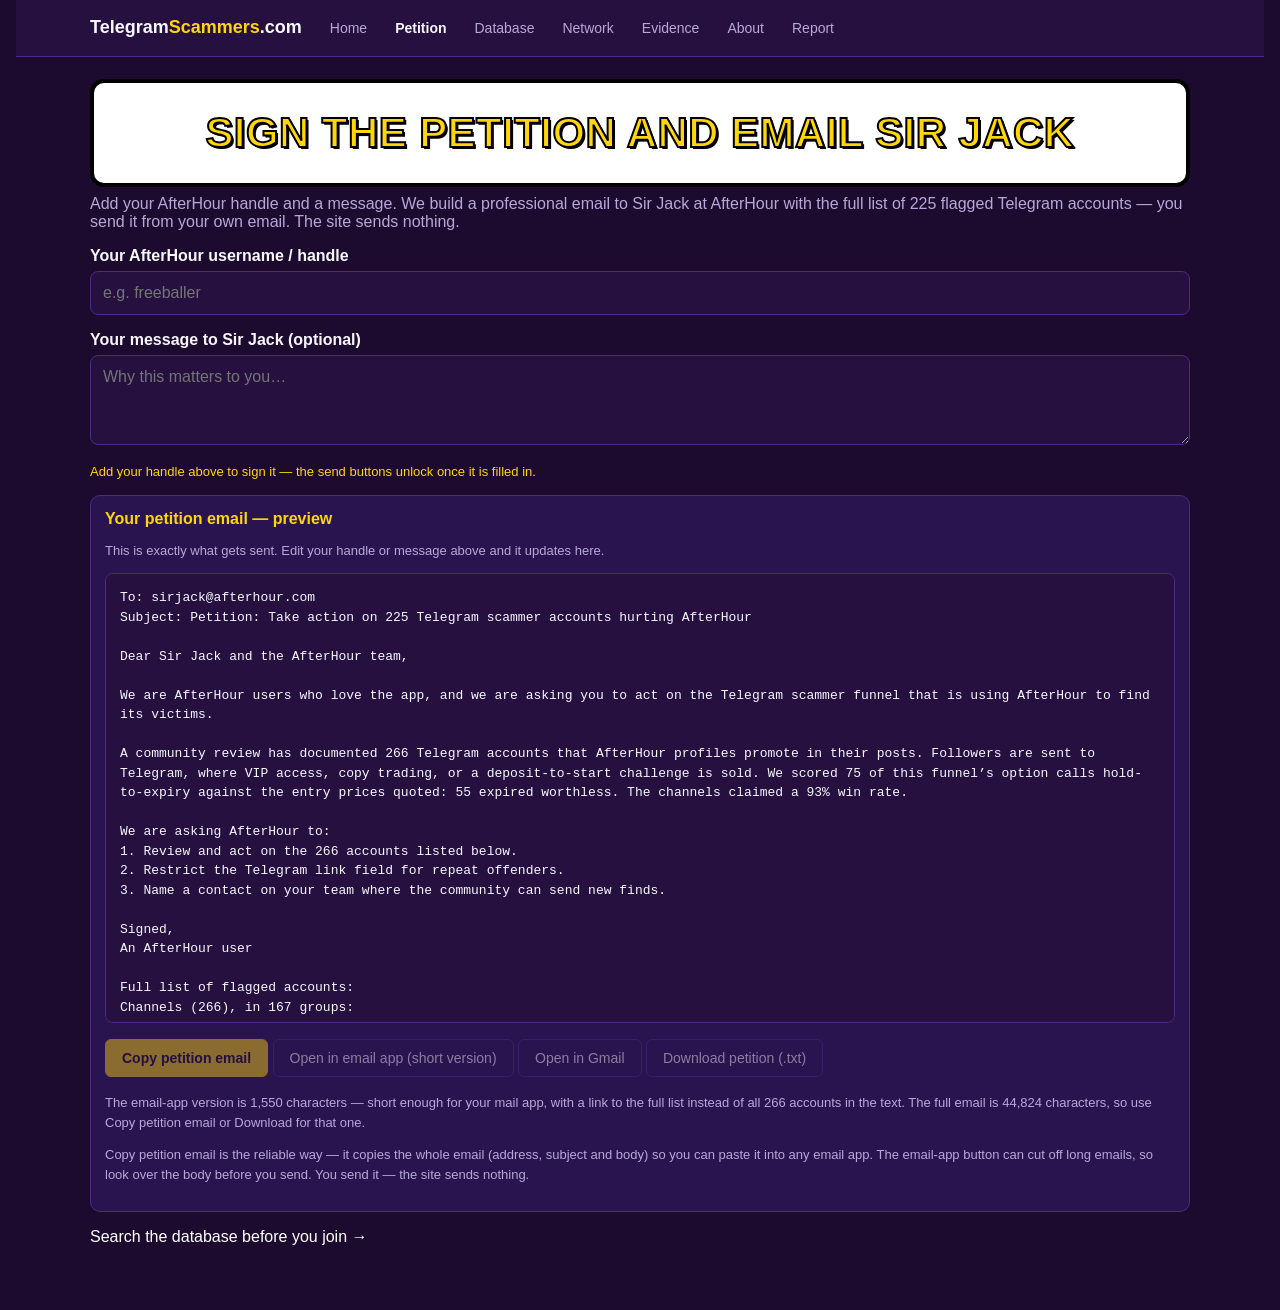
<file: petition.html>
<!DOCTYPE html>
<html lang="en"><head><meta charset="utf-8"><meta name="viewport" content="width=device-width,initial-scale=1">
<title>TelegramScammers.com — Sign the Petition</title><style>
body{background:#1c0b2e;color:#f8f7ff;font-family:-apple-system,BlinkMacSystemFont,'Segoe UI',Arial,sans-serif;margin:0;padding:0 16px 48px}
a{color:#ffffff;text-decoration:none} a:hover{text-decoration:underline;color:#ffd60a}
.wrap{max-width:1100px;margin:0 auto}
h1{font-size:28px;margin:24px 0 4px} .sub{color:#b8a8d8;margin:0 0 16px}
.note{color:#b8a8d8;font-size:13px;line-height:1.5}
.card{background:#2a1450;border:1px solid #4c2a85;border-radius:10px;padding:14px;margin:12px 0}
.muted{color:#b8a8d8}
.nav{background:#251040;border-bottom:1px solid #4c2a85;padding:12px 16px}
.nav .wrap{max-width:1100px;margin:0 auto;display:flex;gap:18px;flex-wrap:wrap;align-items:baseline}
.nav a.brand{color:#f8f7ff;font-weight:800;font-size:18px}
.nav a.brand .dot{color:#ffd60a}
.nav nav{display:flex;gap:8px;flex-wrap:wrap;align-items:center}
.nav nav a{color:#b8a8d8;font-size:14px;padding:8px 10px;border-radius:8px}
.nav nav a.active{color:#f8f7ff;font-weight:700}
.nav nav a:hover{color:#f8f7ff}
.copybtn{background:#2a1450;color:#ffffff;border:1px solid #4c2a85;border-radius:6px;padding:10px 16px;cursor:pointer;font-size:14px;white-space:nowrap}
.repbtn{background:#ffd60a;color:#1c0b2e;border:1px solid #ffd60a;border-radius:6px;padding:10px 16px;cursor:pointer;font-size:14px;font-weight:700;white-space:nowrap}
.copybtn:disabled,.repbtn:disabled{opacity:.45;cursor:default}
.cta-box{display:block;background:#ffffff;border:4px solid #000000;border-radius:14px;padding:26px 18px;text-align:center;margin:22px 0 8px;cursor:pointer}
.cta-box:hover{background:#fffbe6}
.cta-text{display:block;color:#ffd60a;font-weight:900;font-size:42px;line-height:1.15;text-transform:uppercase;letter-spacing:.01em;-webkit-text-stroke:2px #000000;text-shadow:2px 2px 0 #000000}
label{display:block;font-weight:700;margin:16px 0 6px}
input[type=text],textarea{width:100%;box-sizing:border-box;padding:12px;font-size:16px;border-radius:8px;border:1px solid #4c2a85;background:#251040;color:#f8f7ff;font-family:inherit}
textarea{min-height:90px;resize:vertical}
.emailpre{background:#251040;border:1px solid #4c2a85;border-radius:8px;padding:14px;white-space:pre-wrap;word-wrap:break-word;font-size:13px;line-height:1.5;color:#f8f7ff;max-height:420px;overflow:auto}
.verifyrow{display:flex;align-items:center;gap:10px;background:#2a1450;border:1px solid #4c2a85;border-radius:8px;padding:12px 14px;margin:14px 0;cursor:pointer;font-weight:700}
.verifyrow input{width:20px;height:20px;accent-color:#ffd60a;cursor:pointer}
@media (max-width:640px){.cta-text{font-size:28px;-webkit-text-stroke:1.5px #000000}}
</style>
<link rel="stylesheet" href="mobile.css"></head>
<body><header class="nav"><div class="wrap"><a class="brand" href="index.html">Telegram<span class="dot">Scammers</span>.com</a><nav><a href="index.html">Home</a><a href="petition.html" class="active">Petition</a><a href="database.html">Database</a><a href="network.html">Network</a><a href="evidence.html">Evidence</a><a href="about.html">About</a><a href="report.html">Report</a></nav></div></header><div class="wrap">
<a class="cta-box" href="#petition-form"><span class="cta-text">Sign the petition and email Sir Jack</span></a>
<p class="sub">Add your AfterHour handle and a message. We build a professional email to Sir Jack at AfterHour with the full list of 225 flagged Telegram accounts — you send it from your own email. The site sends nothing.</p>
<form id="petition-form" onsubmit="return false">
<label for="handle">Your AfterHour username / handle</label>
<input type="text" id="handle" placeholder="e.g. freeballer" autocomplete="off">
<label for="message">Your message to Sir Jack (optional)</label>
<textarea id="message" placeholder="Why this matters to you…"></textarea>
<p class="note" id="handleHint" style="color:#ffd60a">Add your handle above to sign it — the send buttons unlock once it is filled in.</p>
</form>
<div class="card">
<b style="color:#ffd60a">Your petition email — preview</b>
<p class="note">This is exactly what gets sent. Edit your handle or message above and it updates here.</p>
<pre class="emailpre" id="emailPreview"></pre>
<p>
<button class="repbtn" type="button" id="copyBtn" onclick="copyPetition(this)">Copy petition email</button>
<button class="copybtn" type="button" id="mailBtn" onclick="openPetitionEmail()">Open in email app (short version)</button>
<button class="copybtn" type="button" id="gmailBtn" onclick="openGmail()">Open in Gmail</button>
<button class="copybtn" type="button" id="dlBtn" onclick="downloadPetition()">Download petition (.txt)</button>
</p>
<p class="note" id="mailtoLen"></p>
<p class="note">Copy petition email is the reliable way — it copies the whole email (address, subject and body) so you can paste it into any email app. The email-app button can cut off long emails, so look over the body before you send. You send it — the site sends nothing.</p>
</div>
<p><a href="index.html">Search the database before you join →</a></p>
</div>
<script src="data.js"></script>
<script>
const rows=window.SCAMS;
function esc(s){ return String(s==null?'':s).replace(/[&<>"]/g,function(c){ return {'&':'&amp;','<':'&lt;','>':'&gt;','"':'&quot;'}[c]; }); }
function tgText(r){
  if(r.tg_name) return r.tg_name;
  if(r.tg_name_status==='private') return 'Unknown (private invite)';
  if(r.tg_name_status==='deleted') return 'Deleted';
  if(r.tg_name_status==='not_found') return 'Unknown (no public channel)';
  if(r.tg_name_status==='no_link') return '\u2014';
  return 'Unknown';
}
function normLink(l){ return String(l||'').toLowerCase().replace(/^https?:\/\//,'').replace(/\/$/,''); }
function buildGroups(){
  const g={};
  rows.forEach(function(r){ const k=normLink(r.link)||'(no link)'; (g[k]=g[k]||[]).push(r); });
  return Object.keys(g).map(function(k){ return {key:k, members:g[k]}; })
    .sort(function(a,b){ return b.members.length-a.members.length || b.members[0].n-a.members[0].n; });
}
function groupList(){
  var gs=buildGroups();
  return gs.filter(function(g){ return g.members.length>1; }).concat(gs.filter(function(g){ return g.members.length===1; }));
}
function listLines(){
  var gs=groupList();
  var lines=['Channels ('+rows.length+'), in '+gs.length+' groups:'];
  var num=0;
  gs.forEach(function(gr,gi){
    var label = gr.key==='(no link)' ? '(no Telegram link on file)' : 'https://'+gr.key;
    lines.push('');
    lines.push('Group '+(gi+1)+' \u2014 '+label+' \u2014 '+gr.members.length+' account'+(gr.members.length>1?'s':''));
    gr.members.forEach(function(r){
      num++;
      lines.push(num+'. '+r.id+' \u00b7 '+(r.link||'(no link)')+' \u00b7 '+(r.tg_name||tgText(r))+' \u00b7 AfterHour: '+(r.poster||'(unknown)')+' \u00b7 '+r.status+' \u00b7 Last posted: '+(r.lastPosted||'\u2014'));
    });
  });
  return lines;
}
function signerName(){
  var h=document.getElementById('handle').value.trim().replace(/^@/,'');
  return h ? '@'+h : 'An AfterHour user';
}
function petitionSubject(){ return 'Petition: Take action on 225 Telegram scammer accounts hurting AfterHour'; }
function petitionBody(){
  var msg=document.getElementById('message').value.trim();
  var lines = [
    'Dear Sir Jack and the AfterHour team,',
    '',
    'We are AfterHour users who love the app, and we are asking you to act on the Telegram scammer funnel that is using AfterHour to find its victims.',
    '',
    'A community review has documented '+rows.length+' Telegram accounts that AfterHour profiles promote in their posts. Followers are sent to Telegram, where VIP access, copy trading, or a deposit-to-start challenge is sold. We scored 75 of this funnel\u2019s option calls hold-to-expiry against the entry prices quoted: 55 expired worthless. The channels claimed a 93% win rate.',
    '',
    'We are asking AfterHour to:',
    '1. Review and act on the '+rows.length+' accounts listed below.',
    '2. Restrict the Telegram link field for repeat offenders.',
    '3. Name a contact on your team where the community can send new finds.',
    ''
  ];
  if(msg){ lines.push('My message:'); lines.push(msg); lines.push(''); }
  lines.push('Signed,');
  lines.push(signerName());
  lines.push('');
  lines.push('Full list of flagged accounts:');
  lines = lines.concat(listLines());
  lines.push('');
  lines.push('Each listing is flagged for investigation, not a finding of fraud.');
  lines.push('This petition was built at https://telegramscammers.com/ \u2014 the full file is at https://telegramscammers.com/.');
  lines.push('');
  lines.push('Thank you.');
  return lines.join('\n');
}
function petitionBodyShort(){
  var msg=document.getElementById('message').value.trim();
  var lines = [
    'Dear Sir Jack and the AfterHour team,',
    '',
    'We are AfterHour users who love the app, and we are asking you to act on the Telegram scammer funnel that is using AfterHour to find its victims.',
    '',
    'A community review has documented '+rows.length+' Telegram accounts that AfterHour profiles promote in their posts. Followers are sent to Telegram, where VIP access, copy trading, or a deposit-to-start challenge is sold. We scored 75 of this funnel\u2019s option calls hold-to-expiry against the entry prices quoted: 55 expired worthless. The channels claimed a 93% win rate.',
    '',
    'We are asking AfterHour to:',
    '1. Review and act on the '+rows.length+' accounts listed at https://telegramscammers.com/database.html.',
    '2. Restrict the Telegram link field for repeat offenders.',
    '3. Name a contact on your team where the community can send new finds.',
    ''
  ];
  if(msg){ lines.push('My message:'); lines.push(msg); lines.push(''); }
  lines.push('Signed,');
  lines.push(signerName());
  lines.push('');
  lines.push('The full file \u2014 all '+rows.length+' accounts, grouped by shared Telegram link \u2014 is at https://telegramscammers.com/database.html. Each listing is flagged for investigation, not a finding of fraud.');
  lines.push('');
  lines.push('Thank you.');
  return lines.join('\n');
}
function petitionFullText(){ return 'To: sirjack@afterhour.com\nSubject: '+petitionSubject()+'\n\n'+petitionBody(); }
function petitionMailto(){ return 'mailto:sirjack@afterhour.com?subject='+encodeURIComponent(petitionSubject())+'&body='+encodeURIComponent(petitionBodyShort()); }
function fallbackCopy(text){
  try{
    var ta=document.createElement('textarea');
    ta.value=text; ta.style.position='fixed'; ta.style.opacity='0';
    document.body.appendChild(ta); ta.focus();
    ta.select(); ta.setSelectionRange(0, ta.value.length);
    var ok=document.execCommand('copy');
    document.body.removeChild(ta);
    return !!ok;
  }catch(e){ return false; }
}
function copyPetition(btn){
  var text=petitionFullText();
  var done=function(ok){
    if(!btn) return;
    if(ok){ var t=btn.textContent; btn.textContent='Copied \u2713'; setTimeout(function(){ btn.textContent=t; },1500); }
    else { btn.textContent='Copy didn\u2019t work \u2014 use Download below'; setTimeout(function(){ btn.textContent='Copy petition email'; },4000); }
  };
  if(navigator.clipboard && navigator.clipboard.writeText){
    navigator.clipboard.writeText(text).then(function(){ done(true); }, function(){ done(fallbackCopy(text)); });
  }
  else { done(fallbackCopy(text)); }
}
function openPetitionEmail(){ window.location.href = petitionMailto(); }
function openGmail(){
  var u='https://mail.google.com/mail/?view=cm&fs=1&to=sirjack@afterhour.com&su='+encodeURIComponent(petitionSubject())+'&body='+encodeURIComponent(petitionBodyShort());
  window.open(u,'_blank');
}
function downloadPetition(){
  var text=petitionFullText();
  var blob=new Blob([text], {type:'text/plain'});
  var a=document.createElement('a');
  a.href=URL.createObjectURL(blob);
  a.download='petition-to-sir-jack.txt';
  document.body.appendChild(a); a.click();
  setTimeout(function(){ URL.revokeObjectURL(a.href); a.remove(); }, 500);
}
function refresh(){
  var hasHandle=document.getElementById('handle').value.trim().length>0;
  var ok=hasHandle;
  document.getElementById('emailPreview').textContent=petitionFullText();
  ['copyBtn','mailBtn','gmailBtn','dlBtn'].forEach(function(id){ document.getElementById(id).disabled=!ok; });
  var hint=document.getElementById('handleHint');
  if(!hasHandle){ hint.style.display='block'; hint.textContent='Add your handle above to sign it \u2014 the send buttons unlock once it is filled in.'; }
  else { hint.style.display='none'; }
  var n=petitionMailto().length;
  var full=petitionFullText().length;
  document.getElementById('mailtoLen').textContent='The email-app version is '+n.toLocaleString()+' characters \u2014 short enough for your mail app, with a link to the full list instead of all '+rows.length+' accounts in the text. The full email is '+full.toLocaleString()+' characters, so use Copy petition email or Download for that one.';
}
document.getElementById('handle').addEventListener('input', refresh);
document.getElementById('message').addEventListener('input', refresh);
refresh();
</script>
</body></html>
</file>
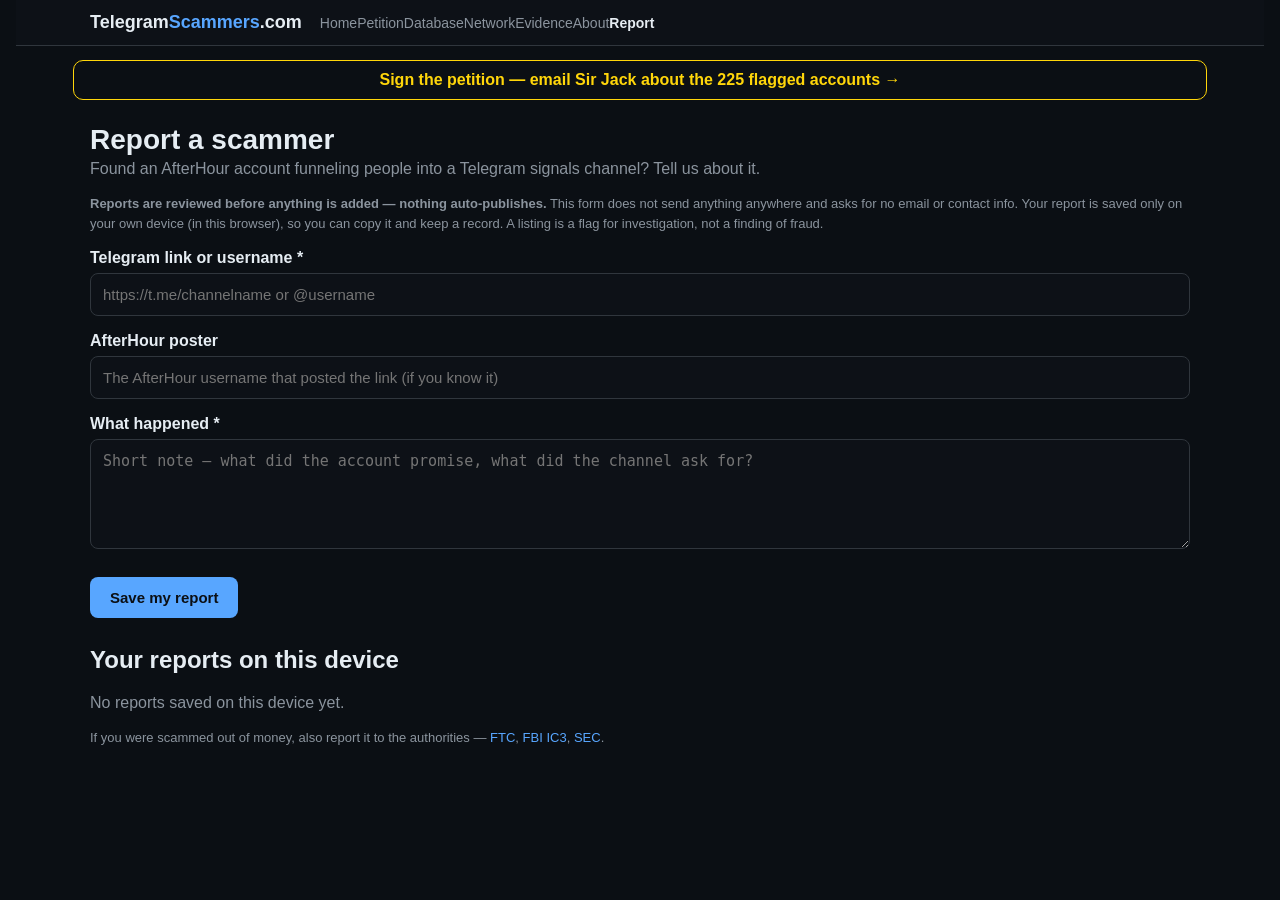
<file: report.html>
<!DOCTYPE html>
<html lang="en"><head><meta charset="utf-8"><meta name="viewport" content="width=device-width,initial-scale=1">
<title>Report a Scammer — TelegramScammers.com</title><style>
body{background:#0b0f14;color:#e6edf3;font-family:-apple-system,BlinkMacSystemFont,'Segoe UI',Arial,sans-serif;margin:0;padding:0 16px 48px}
a{color:#58a6ff;text-decoration:none} a:hover{text-decoration:underline}
.wrap{max-width:1100px;margin:0 auto}
h1{font-size:28px;margin:24px 0 4px} .sub{color:#8b949e;margin:0 0 16px}
table{width:100%;border-collapse:collapse;background:#161b22;border:1px solid #30363d;border-radius:8px;overflow:hidden}
th,td{padding:10px 12px;border-bottom:1px solid #30363d;text-align:left;vertical-align:middle;font-size:14px}
th{background:#0d1117;color:#8b949e;font-size:12px;text-transform:uppercase;letter-spacing:.04em}
tr:last-child td{border-bottom:none}
.note{color:#8b949e;font-size:13px;line-height:1.5}
.btn{display:inline-block;background:#58a6ff;color:#0b0f14;font-weight:700;padding:12px 20px;border-radius:8px;margin:8px 0;border:0;cursor:pointer;font-size:15px}
.muted{color:#8b949e}

.nav{background:#0d1117;border-bottom:1px solid #30363d;padding:12px 16px}
.nav .wrap{max-width:1100px;margin:0 auto;display:flex;gap:18px;flex-wrap:wrap;align-items:baseline}
.nav a.brand{color:#e6edf3;font-weight:800;font-size:18px}
.nav a.brand .dot{color:#58a6ff}
.nav nav a{color:#8b949e;font-size:14px}
.nav nav a.active{color:#e6edf3;font-weight:700}
.nav nav a:hover{color:#e6edf3}
label{display:block;font-weight:700;margin:16px 0 6px}
input[type=text],textarea{width:100%;box-sizing:border-box;padding:12px;font-size:15px;border-radius:8px;border:1px solid #30363d;background:#0d1117;color:#e6edf3}
textarea{min-height:110px;resize:vertical}
.err{color:#f87171;font-size:13px;margin-top:6px;display:none}
.ok{background:#0d3b1e;border:1px solid #22c55e;color:#bbf7d0;border-radius:8px;padding:12px;margin:16px 0;display:none}
.card{background:#161b22;border:1px solid #30363d;border-radius:10px;padding:14px;margin:12px 0}
pre{background:#0d1117;border:1px solid #30363d;border-radius:8px;padding:12px;white-space:pre-wrap;word-break:break-word;font-size:13px;color:#e6edf3}
.copybtn{background:#161b22;color:#58a6ff;border:1px solid #30363d;border-radius:6px;padding:6px 12px;cursor:pointer;font-size:13px}
.small{font-size:12px}
</style>
<link rel="stylesheet" href="mobile.css"></head>
<body><header class="nav"><div class="wrap"><a class="brand" href="index.html">Telegram<span class="dot">Scammers</span>.com</a><nav><a href="index.html">Home</a><a href="petition.html">Petition</a><a href="database.html">Database</a><a href="network.html">Network</a><a href="evidence.html">Evidence</a><a href="about.html">About</a><a href="report.html" class="active">Report</a></nav></div></header>
<div style="max-width:1100px;margin:14px auto 0;padding:10px 16px;border:1px solid #ffd60a;border-radius:10px;text-align:center"><a href="petition.html" style="color:#ffd60a;font-weight:700">Sign the petition — email Sir Jack about the 225 flagged accounts →</a></div><div class="wrap">
<h1>Report a scammer</h1>
<p class="sub">Found an AfterHour account funneling people into a Telegram signals channel? Tell us about it.</p>
<p class="note"><b>Reports are reviewed before anything is added — nothing auto-publishes.</b> This form does not send anything anywhere and asks for no email or contact info. Your report is saved only on your own device (in this browser), so you can copy it and keep a record. A listing is a flag for investigation, not a finding of fraud.</p>

<form id="reportForm" novalidate>
  <label for="tg">Telegram link or username *</label>
  <input id="tg" type="text" placeholder="https://t.me/channelname or @username" autocomplete="off">
  <div class="err" id="tgErr">Enter a Telegram link (t.me/… or telegram.me/…) or a username like @channelname (letters, numbers, underscores, at least 5 characters).</div>

  <label for="poster">AfterHour poster</label>
  <input id="poster" type="text" placeholder="The AfterHour username that posted the link (if you know it)" autocomplete="off">

  <label for="what">What happened *</label>
  <textarea id="what" placeholder="Short note — what did the account promise, what did the channel ask for?"></textarea>
  <div class="err" id="whatErr">Add a short note about what happened.</div>

  <p><button class="btn" type="submit">Save my report</button></p>
</form>

<div class="ok" id="savedMsg">Report saved on this device. It has <b>not</b> been sent anywhere — copy the text below if you want to keep or share it.</div>

<div id="formattedWrap" style="display:none">
  <h2>Your report — copyable text</h2>
  <pre id="formatted"></pre>
  <p><button class="copybtn" type="button" id="copyReport">Copy report text</button> <span class="muted small" id="copyMsg"></span></p>
</div>

<h2>Your reports on this device</h2>
<div id="myReports"><p class="muted">No reports saved on this device yet.</p></div>
<p class="note">If you were scammed out of money, also report it to the authorities — <a href="https://reportfraud.ftc.gov" target="_blank" rel="noopener">FTC</a>, <a href="https://www.ic3.gov" target="_blank" rel="noopener">FBI IC3</a>, <a href="https://www.sec.gov/tcr" target="_blank" rel="noopener">SEC</a>.</p>
</div>
<script>
var KEY='tsReports';
function loadReports(){ try{ return JSON.parse(localStorage.getItem(KEY)||'[]'); }catch(e){ return []; } }
function saveReports(list){ try{ localStorage.setItem(KEY, JSON.stringify(list)); }catch(e){} }
function esc(s){ return String(s==null?'':s).replace(/[&<>"]/g,function(c){ return {'&':'&amp;','<':'&lt;','>':'&gt;','"':'&quot;'}[c]; }); }
function validTelegram(v){
  v=String(v||'').trim();
  if(!v) return false;
  var m=v.match(/^(?:https?:\/\/)?(?:www\.)?(t\.me|telegram\.me)\/(.+)$/i);
  if(m){ var path=m[2].replace(/^\+/,'').split(/[?#]/)[0].replace(/\/$/,''); return /^[A-Za-z0-9_]{5,}$/.test(path); }
  if(/^https?:\/\//i.test(v)) return false;
  var u=v.replace(/^@/,'');
  return /^[A-Za-z0-9_]{5,32}$/.test(u);
}
function formatReport(r){
  return 'Telegram scammer report — submitted ' + r.date + '\n'
    + 'Telegram: ' + r.telegram + '\n'
    + 'AfterHour poster: ' + (r.poster || 'not stated') + '\n'
    + 'What happened: ' + r.what + '\n'
    + 'Source: TelegramScammers.com report form — reviewed before anything is added; inclusion is flagged for investigation, not a finding of fraud.';
}
function renderMine(){
  var list=loadReports();
  var box=document.getElementById('myReports');
  if(!list.length){ box.innerHTML='<p class="muted">No reports saved on this device yet.</p>'; return; }
  box.innerHTML=list.map(function(r,i){
    return '<div class="card"><b>'+esc(r.telegram)+'</b> <span class="muted">'+esc(r.date)+'</span><br>'
      + '<span class="muted">Poster: '+esc(r.poster||'—')+'</span><br>' + esc(r.what)
      + '<br><button class="copybtn" type="button" onclick="copyOne('+i+',this)">Copy report text</button>'
      + ' <button class="copybtn" type="button" onclick="delOne('+i+')">Delete</button></div>';
  }).join('');
}
function copyText(text, btn){
  var done=function(){ if(btn){ var t=btn.textContent; btn.textContent='Copied \u2713'; setTimeout(function(){ btn.textContent=t; },1500); } };
  if(navigator.clipboard && navigator.clipboard.writeText){ navigator.clipboard.writeText(text).then(done, function(){ fallbackCopy(text); done(); }); }
  else { fallbackCopy(text); done(); }
}
function fallbackCopy(text){
  try{ var ta=document.createElement('textarea'); ta.value=text; document.body.appendChild(ta); ta.select(); document.execCommand('copy'); document.body.removeChild(ta); }catch(e){}
}
function copyOne(i,btn){ var r=loadReports()[i]; if(r) copyText(formatReport(r), btn); }
function delOne(i){ var list=loadReports(); list.splice(i,1); saveReports(list); renderMine(); }
document.getElementById('reportForm').addEventListener('submit', function(ev){
  ev.preventDefault();
  var tg=document.getElementById('tg').value.trim();
  var poster=document.getElementById('poster').value.trim();
  var what=document.getElementById('what').value.trim();
  var okT=validTelegram(tg), okW=what.length>0;
  document.getElementById('tgErr').style.display=okT?'none':'block';
  document.getElementById('whatErr').style.display=okW?'none':'block';
  if(!okT || !okW) return;
  var r={ telegram: tg, poster: poster, what: what, date: new Date().toLocaleString('en-US',{month:'short',day:'numeric',year:'numeric',hour:'numeric',minute:'2-digit'}) };
  var list=loadReports(); list.unshift(r); saveReports(list);
  document.getElementById('formatted').textContent=formatReport(r);
  document.getElementById('formattedWrap').style.display='block';
  document.getElementById('savedMsg').style.display='block';
  renderMine();
  document.getElementById('reportForm').reset();
  document.getElementById('formattedWrap').scrollIntoView();
});
document.getElementById('copyReport').addEventListener('click', function(){
  copyText(document.getElementById('formatted').textContent, this);
});
renderMine();
</script>
</body></html>
</file>
<file: mobile.css>
/* telegramscammers.com — mobile rules (≤640px). Loaded after base styles on every page.
   Goal: no horizontal scrolling, ≥44px tap targets, readable type, table becomes cards. */

#cards{display:none}

@media (max-width:640px){
  /* safety net: nothing may push the page wider than the phone */
  html,body{overflow-x:hidden}
  body{font-size:16px;line-height:1.55}
  .wrap{padding:0 14px}
  h1{font-size:24px;line-height:1.2;margin:18px 0 4px}
  h2{font-size:21px}
  h3{font-size:17px}
  p,li{overflow-wrap:break-word}

  /* nav: brand on its own row, links as a 2-column grid of 44px targets — nothing cut off */
  .nav{top:0}
  .nav .wrap{flex-direction:column;align-items:stretch;gap:8px;padding:10px 14px}
  .nav .brand{font-size:18px;line-height:1.2}
  .nav nav{display:grid;grid-template-columns:1fr 1fr;gap:6px;margin-left:0;width:100%}
  .nav nav a{display:flex;align-items:center;min-height:44px;padding:8px 12px;font-size:15px}
  .latest-banner .wrap{padding:0 14px}

  /* hero / stats */
  .hero{padding:32px 0 24px}
  .hero h1{font-size:28px}
  .hero p.lede{font-size:16px}
  .stats{grid-template-columns:1fr 1fr;gap:10px;margin:20px 0}
  .stat{padding:14px}
  .stat .n{font-size:26px}
  section{padding:24px 0}

  /* homepage: full-width search, one card per row, nothing clipped */
  .search{font-size:16px;padding:14px}
  .btn{display:block;width:100%;text-align:center;padding:14px 20px;box-sizing:border-box;min-height:48px}
  .card{padding:14px;margin:12px 0}
  .chan{flex-wrap:wrap;min-width:0}
  .chan>span{min-width:0;overflow-wrap:anywhere}
  .chan a{overflow-wrap:anywhere}
  .copybtn{min-height:44px;padding:8px 14px;font-size:13px}
  .pill{margin-top:4px}

  /* database: hide the wide table, show stacked cards */
  table.db-table{display:none}
  #cards{display:block}
  .mcard{background:#2a1450;border:1px solid #4c2a85;border-radius:10px;padding:14px;margin:12px 0}
  .mcard .mrow{margin-top:10px;font-size:14px;line-height:1.5;overflow-wrap:break-word}
  .mcard .mrow .lbl{color:#b8a8d8;display:block;font-size:12px;text-transform:uppercase;letter-spacing:.04em}
  .mcard .mfoot{display:flex;flex-wrap:wrap;gap:8px;align-items:center;margin-top:12px}
  .mcard.hl{outline:2px solid #ffffff;outline-offset:2px}
  .pager button{min-width:44px;min-height:44px;padding:10px 14px;font-size:15px}
  .chip{min-height:44px;padding:8px 16px;font-size:14px}
  #filters select{width:100%;max-width:none;font-size:16px;min-height:44px}
  .controls input,.controls select{font-size:16px;min-height:44px}
  .controls input{min-width:0;width:100%}

  /* forms: full-width inputs, 16px type so iOS does not zoom on focus */
  form.report input,form.report textarea,form.report select{font-size:16px;padding:12px}
  input[type=text],textarea{font-size:16px}
  input[type=file]{max-width:100%}
  .checkbox input{font-size:16px}

  /* latest cards (already single column): keep meta readable, no overflow */
  .acct{padding:12px}
  .acct-name{font-size:16px}
  .acct-meta{font-size:13px}
  .acct-link{font-size:14px}
  .acct-actions a,.acct-actions button{min-height:44px;display:inline-flex;align-items:center}
  .acct-details summary{min-height:44px;display:flex;align-items:center}

  /* network / evidence grids go single column; long channel names wrap */
  .ev-grid,.cl-grid{grid-template-columns:1fr}
  .ev img{height:auto;max-height:300px}
  .cluster h3{overflow-wrap:anywhere;font-size:15px}
  .cluster .link{overflow-wrap:anywhere}
  .cluster li{font-size:14px;overflow-wrap:break-word}
  .mono{overflow-wrap:anywhere}

  /* track record keeps its horizontal-scroll wrapper, but inner type stays readable */
  .steps li{padding:12px 12px 12px 52px;font-size:15px}
  .note-flag,.disclaimer{font-size:14px}
  footer{font-size:14px;padding:24px 0}
  .lightbox img{max-height:80vh}
}

/* NEW badge: soft green, subtle */
.newbadge{display:inline-block;background:#c8e6c9;color:#1b5e20;font-size:11px;font-weight:800;letter-spacing:.05em;padding:2px 8px;border-radius:999px;vertical-align:middle;white-space:nowrap}
</file>
<file: style.css>
/* telegramscammers.com — dark investigative theme */
:root{
  --bg:#1c0b2e; --bg2:#2a1450; --bg3:#251040;
  --line:#4c2a85; --txt:#f8f7ff; --dim:#b8a8d8;
  --accent:#ffd60a; --amber:#ffd60a; --green:#3ddc84;
  --wbh:54px;
  --mono:"SFMono-Regular",Consolas,"Liberation Mono",Menlo,monospace;
  --sans:-apple-system,BlinkMacSystemFont,"Segoe UI",Roboto,Helvetica,Arial,sans-serif;
}
*{box-sizing:border-box}
body{margin:0;background:var(--bg);color:var(--txt);font-family:var(--sans);line-height:1.6}
a{color:var(--amber)}
.wrap{max-width:1100px;margin:0 auto;padding:0 20px}
/* nav */
.nav{position:sticky;top:0;z-index:50;background:rgba(37,16,64,.96);border-bottom:1px solid var(--line);backdrop-filter:blur(6px)}
.nav .wrap{display:flex;align-items:center;gap:18px;padding:12px 20px;flex-wrap:wrap}
.brand{font-weight:800;letter-spacing:.5px;text-decoration:none;color:var(--txt);font-size:18px}
.brand .dot{color:var(--accent)}
.nav nav{display:flex;gap:4px;flex-wrap:wrap;margin-left:auto}
.nav nav a{color:var(--dim);text-decoration:none;padding:8px 12px;border-radius:8px;font-size:15px}
.nav nav a:hover,.nav nav a.active{color:var(--txt);background:var(--bg3)}
/* hero */
.hero{padding:64px 0 40px;border-bottom:1px solid var(--line);
  background:radial-gradient(900px 320px at 20% 0%,rgba(255,214,10,.10),transparent 60%)}
.kicker{color:var(--accent);font-weight:700;letter-spacing:2px;text-transform:uppercase;font-size:13px}
.hero h1{font-size:clamp(30px,5vw,52px);line-height:1.12;margin:12px 0}
.hero p.lede{font-size:18px;color:var(--dim);max-width:760px}
.stats{display:grid;grid-template-columns:repeat(auto-fit,minmax(160px,1fr));gap:14px;margin:30px 0}
.stat{background:var(--bg2);border:1px solid var(--line);border-radius:12px;padding:18px}
.stat .n{font-size:34px;font-weight:800;color:var(--amber)}
.stat .l{color:var(--dim);font-size:14px}
/* sections */
section{padding:36px 0}
h2{font-size:26px;margin:0 0 14px}
h3{font-size:19px;margin:26px 0 10px;color:var(--amber)}
.card{background:var(--bg2);border:1px solid var(--line);border-radius:12px;padding:20px;margin:14px 0}
.muted{color:var(--dim)}
.mono{font-family:var(--mono)}
.steps{counter-reset:st;list-style:none;padding:0}
.steps li{counter-increment:st;position:relative;padding:14px 14px 14px 58px;background:var(--bg2);
  border:1px solid var(--line);border-radius:12px;margin:10px 0}
.steps li::before{content:counter(st);position:absolute;left:14px;top:14px;width:32px;height:32px;
  border-radius:50%;background:var(--accent);color:#1c0b2e;font-weight:800;display:flex;align-items:center;justify-content:center}
.flags{list-style:none;padding:0;display:grid;gap:10px}
.flags li{background:var(--bg2);border-left:4px solid var(--accent);padding:12px 16px;border-radius:0 10px 10px 0}
/* table */
.controls{display:flex;gap:10px;flex-wrap:wrap;margin:16px 0}
.controls input,.controls select{background:var(--bg3);border:1px solid var(--line);color:var(--txt);
  padding:10px 12px;border-radius:8px;font-size:15px}
.controls input{flex:1;min-width:220px}
table{width:100%;border-collapse:collapse;font-size:14px}
th,td{text-align:left;padding:10px 8px;border-bottom:1px solid var(--line);vertical-align:top}
th{color:var(--dim);font-size:12px;text-transform:uppercase;letter-spacing:1px;position:sticky;top:57px;background:var(--bg)}
tr:hover td{background:var(--bg2)}
td .tg{font-family:var(--mono);font-size:12px;color:var(--amber);word-break:break-all}
.tag{display:inline-block;background:var(--bg3);border:1px solid var(--line);border-radius:20px;
  padding:2px 10px;font-size:12px;color:var(--dim)}
.tag.cluster{border-color:var(--accent);color:var(--accent)}
.tag.tier-verified{border-color:var(--green);color:var(--green)}
.tag.tier-corroborated{border-color:var(--amber);color:var(--amber)}
.tag.tier-reported{border-color:var(--line);color:var(--dim)}
.tag.warn{border-color:var(--accent);color:var(--accent);background:rgba(255,214,10,.08)}
a.mini{font-size:12px;color:var(--dim);text-decoration:underline;white-space:nowrap}
a.mini:hover{color:var(--amber)}
/* check-before-you-join */
.checkbox{background:var(--bg2);border:1px solid var(--amber);border-radius:14px;padding:24px;margin:8px 0}
.checkbox input{width:100%;background:var(--bg3);border:1px solid var(--line);color:var(--txt);
  padding:14px 16px;border-radius:10px;font-size:17px;font-family:var(--mono)}
.checkresult{margin-top:16px;border-radius:10px;padding:16px 18px;display:none}
.checkresult.hit{display:block;background:rgba(255,214,10,.1);border:1px solid var(--accent)}
.checkresult.miss{display:block;background:rgba(61,220,132,.07);border:1px solid var(--green)}
.checkresult h4{margin:0 0 8px;font-size:17px}
.checkresult p{margin:6px 0;font-size:14px;color:var(--dim)}
.checkresult b{color:var(--txt)}
/* evidence */
.ev-grid{display:grid;grid-template-columns:repeat(auto-fit,minmax(300px,1fr));gap:18px}
.ev{background:var(--bg2);border:1px solid var(--line);border-radius:12px;overflow:hidden}
.ev img{width:100%;height:300px;object-fit:cover;object-position:top center;display:block;cursor:zoom-in}
.ev .cap{padding:12px 14px;font-size:14px;color:var(--dim)}
.ev .cap b{color:var(--txt)}
/* lightbox */
.lightbox{position:fixed;inset:0;background:rgba(0,0,0,.93);display:none;align-items:center;justify-content:center;z-index:200;padding:20px;flex-direction:column;cursor:zoom-out}
.lightbox.open{display:flex}
.lightbox img{max-width:100%;max-height:86vh;border-radius:8px}
.lightbox .lb-cap{color:var(--dim);margin-top:12px;font-size:14px;text-align:center;max-width:700px}
.note-flag{border:1px solid var(--amber);background:rgba(255,214,10,.07);border-radius:12px;padding:16px 18px;margin:18px 0}
/* network */
.cl-grid{display:grid;grid-template-columns:repeat(auto-fit,minmax(300px,1fr));gap:16px}
.cluster{background:var(--bg2);border:1px solid var(--line);border-radius:12px;padding:18px}
.cluster h3{margin:0 0 8px;font-size:16px}
.cluster .link{font-family:var(--mono);font-size:13px;color:var(--amber);word-break:break-all}
.cluster ul{margin:10px 0 0;padding-left:20px}
.cluster li{margin:4px 0;font-size:14px}
/* form */
form.report label{display:block;margin:14px 0 4px;font-weight:600}
form.report input,form.report textarea,form.report select{width:100%;background:var(--bg3);
  border:1px solid var(--line);color:var(--txt);padding:10px 12px;border-radius:8px;font-size:15px}
form.report textarea{min-height:120px}
.btn{display:inline-block;background:var(--accent);color:#1c0b2e;border:0;border-radius:10px;
  padding:12px 22px;font-size:16px;font-weight:700;cursor:pointer;margin-top:16px;text-decoration:none}
.btn:hover{filter:brightness(1.1)}
.btn.ghost{background:var(--bg3);border:1px solid var(--line);color:var(--txt)}
/* footer */
footer{border-top:1px solid var(--line);margin-top:40px;padding:28px 0;color:var(--dim);font-size:13px}
.disclaimer{background:var(--bg2);border:1px solid var(--line);border-radius:12px;padding:16px 18px;font-size:13px;color:var(--dim)}
@media(max-width:640px){th:nth-child(4),td:nth-child(4){display:none}}

/* latest-flagged banner */
.latest-banner{background:linear-gradient(90deg,rgba(255,214,10,.13),rgba(255,214,10,.06));border-bottom:1px solid var(--line);padding:10px 0;font-size:14px}
.latest-banner .wrap{display:flex;align-items:center;gap:12px;flex-wrap:wrap}
.latest-banner .lbl{font-weight:800;color:var(--accent);letter-spacing:1.5px;font-size:12px;text-transform:uppercase;white-space:nowrap}
.latest-banner .items{display:flex;gap:8px;flex-wrap:wrap}
.latest-banner .it{background:var(--bg2);border:1px solid var(--line);border-radius:8px;padding:4px 10px;font-size:13px;display:inline-flex;align-items:center;gap:6px}
.latest-banner .it a{color:var(--txt);text-decoration:none;font-weight:700}
.latest-banner .it a:hover{color:var(--amber)}
.latest-banner .it .mono{font-size:11px}
.latest-banner .note{margin-left:auto;color:var(--dim);font-size:12px}
@media (max-width:640px){.latest-banner .note{display:none}}

/* whistleblower banner (site-wide, above nav) */
.wb-banner{position:sticky;top:0;z-index:90;display:flex;align-items:center;height:var(--wbh);
  overflow:hidden;text-decoration:none;color:#171106;
  background:linear-gradient(90deg,var(--amber),#ffb03a 55%,var(--amber));
  border-bottom:2px solid #171106;box-shadow:0 2px 14px rgba(0,0,0,.45)}
.wb-banner:hover{filter:brightness(1.06)}
.wb-track{display:flex;width:max-content;animation:wb-scroll 26s linear infinite}
.wb-banner:hover .wb-track{animation-play-state:paused}
.wb-group{white-space:nowrap;font-weight:800;font-size:clamp(16px,2.4vw,22px);letter-spacing:.4px;padding-right:1.2em}
@keyframes wb-scroll{from{transform:translateX(0)}to{transform:translateX(-50%)}}
@media (prefers-reduced-motion:reduce){.wb-track{animation:none}}
</file>
